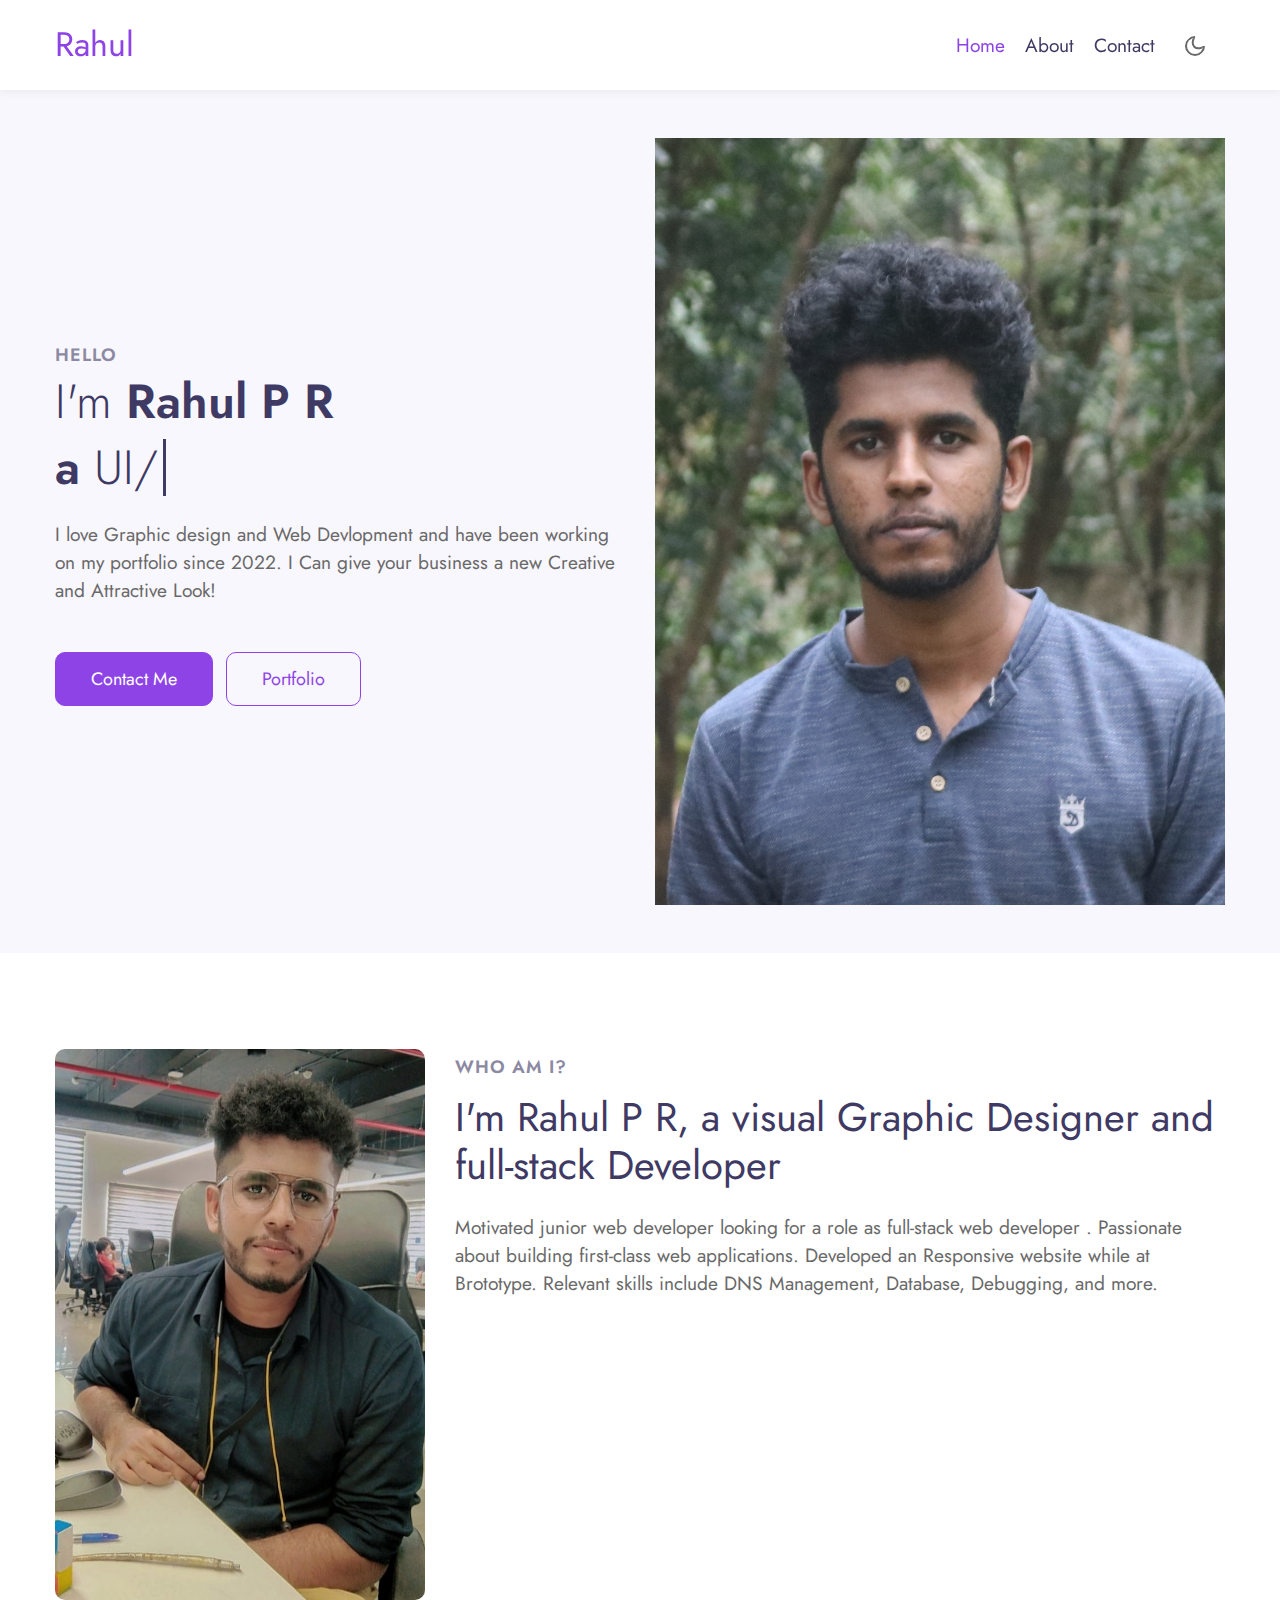
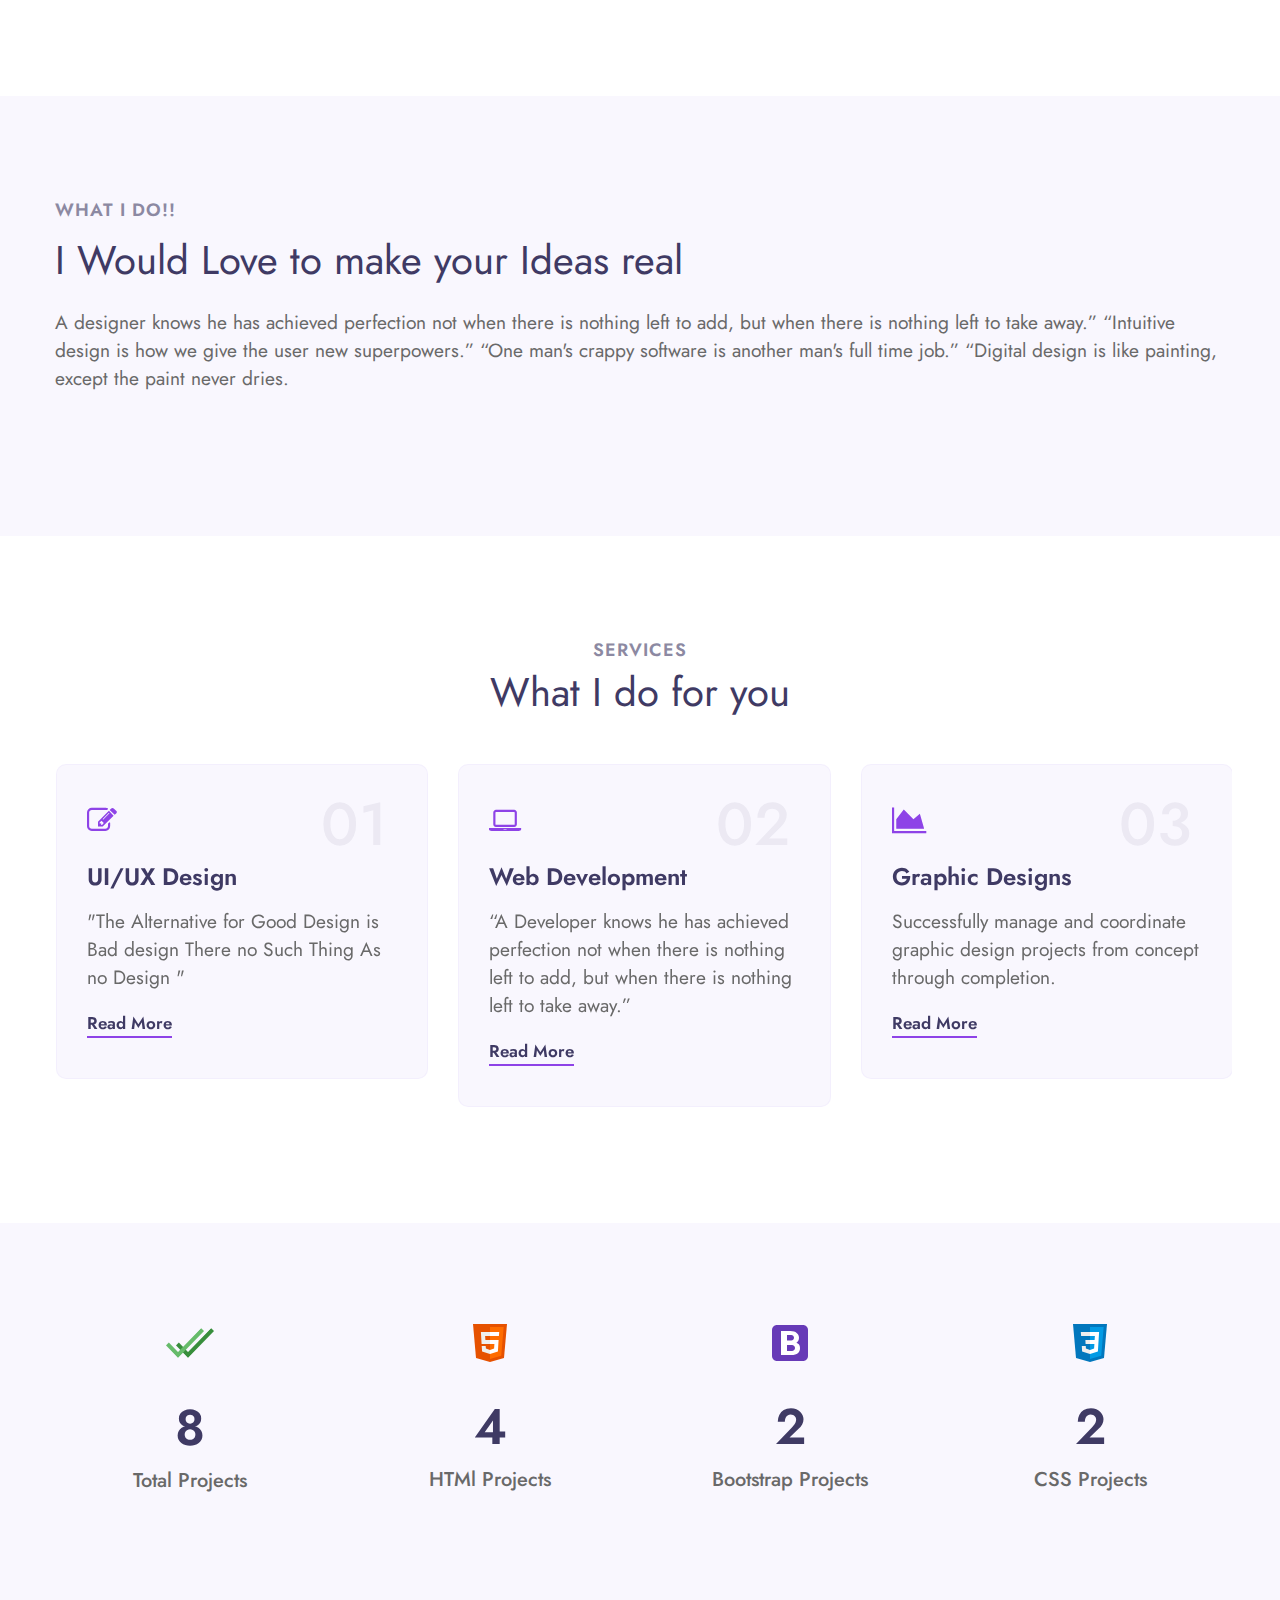
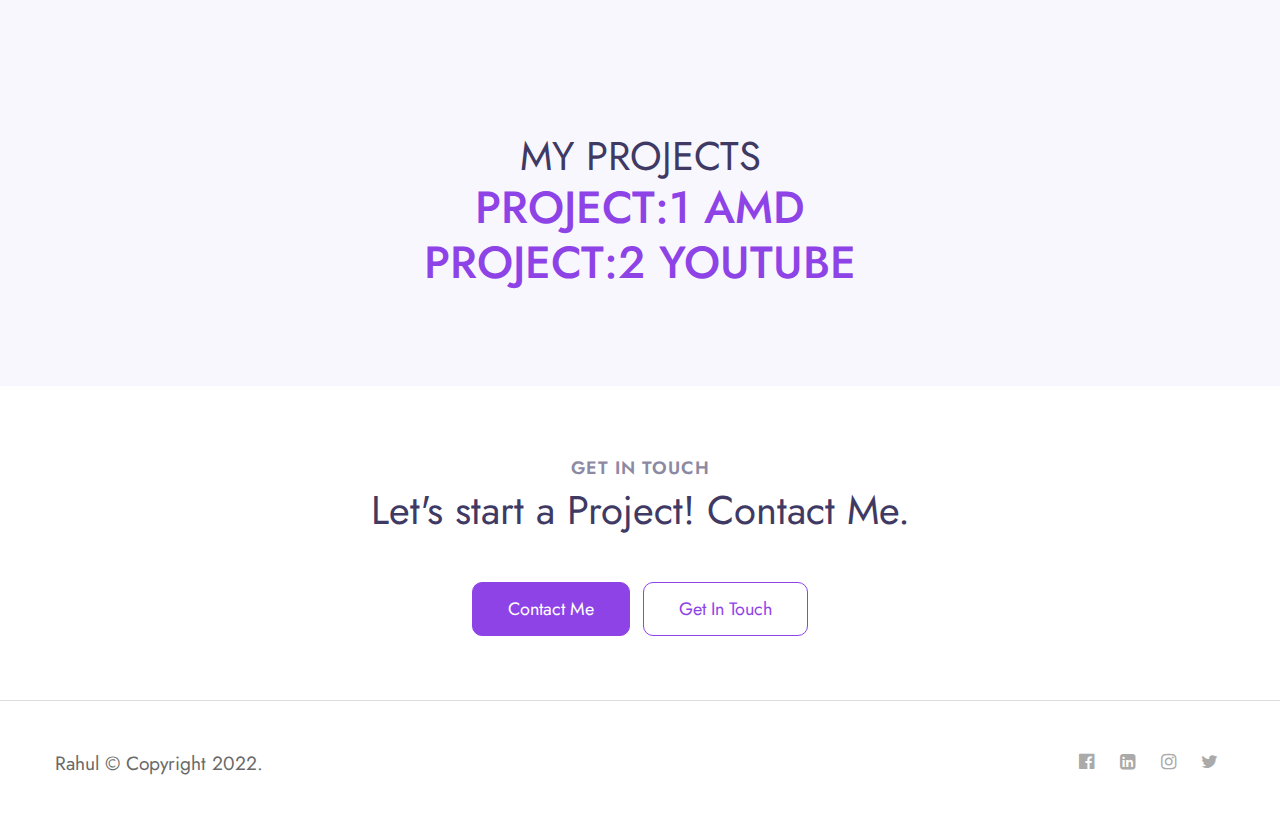
<file: index.html>
<!doctype html>
<html lang="en">

<head>
  <!-- Required meta tags -->
  <meta charset="utf-8">
  <meta name="viewport" content="width=device-width, initial-scale=1, shrink-to-fit=no">

  <title>Rahul personal webpage</title>

  <!-- google fonts -->  
  <link href="//fonts.googleapis.com/css2?family=Jost:wght@300;400;600&display=swap" rel="stylesheet">

  <!-- Template CSS -->
  <link rel="stylesheet" href="assets/css/style-starter.css">
</head>

<body>
<!-- header -->
<header id="site-header" class="fixed-top">
  <div class="container">
      <nav class="navbar navbar-expand-lg stroke">
          <a class="navbar-brand" href="index.html">
              <span class=""></span> Rahul
          </a>
          <!-- if logo is image enable this   
      <a class="navbar-brand" href="#index.html">
          <img src="image-path" alt="Your logo" title="Your logo" style="height:35px;" />
      </a> -->
          <button class="navbar-toggler  collapsed bg-gradient" type="button" data-toggle="collapse"
              data-target="#navbarTogglerDemo02" aria-controls="navbarTogglerDemo02" aria-expanded="false"
              aria-label="Toggle navigation">
              <span class="navbar-toggler-icon fa icon-expand fa-bars"></span>
              <span class="navbar-toggler-icon fa icon-close fa-times"></span>
              </span>
          </button>

          <div class="collapse navbar-collapse" id="navbarTogglerDemo02">
              <ul class="navbar-nav ml-auto">
                  <li class="nav-item active">
                      <a class="nav-link" href="index.html">Home <span class="sr-only">(current)</span></a>
                  </li>
                  <li class="nav-item @@about__active">
                      <a class="nav-link" href="about.html">About</a>
                  </li>
                  <li class="nav-item @@contact__active">
                      <a class="nav-link" href="contact.html">Contact</a>
                  </li>
              </ul>
          </div>
          <!-- toggle switch for light and dark theme -->
          <div class="mobile-position">
              <nav class="navigation">
                  <div class="theme-switch-wrapper">
                      <label class="theme-switch" for="checkbox">
                          <input type="checkbox" id="checkbox">
                          <div class="mode-container">
                              <i class="gg-sun"></i>
                              <i class="gg-moon"></i>
                          </div>
                      </label>
                  </div>
              </nav>
          </div>
          <!-- //toggle switch for light and dark theme -->
      </nav>
  </div>
</header>
<!-- //header -->

<!-- banner section -->
<section id="home" class="w3l-banner py-5">
    <div class="container">
        <div class="row align-items-center">
            <div class="col-lg-6 col-sm-12 mt-lg-0 mt-4">
                <span class="title-small">Hello</span>
                <h1 class="mb-2 title"> <span>I'm</span> Rahul P R </h1>
                <h1 class="mb-4 title"> a <span class="typed-text"></span><span class="cursor">&nbsp</span></h1>
                <p>I love Graphic design and Web Devlopment and have been working on my portfolio since 2022. I Can give your
                   business a new Creative and Attractive Look!</p>
                <div class="mt-sm-5 mt-4">
                    <a class="btn btn-primary btn-style mr-2" href="contact.html">Contact Me</a>
                    <a class="btn btn-outline-primary btn-style mr-2" href="#portfolio"> Portfolio </a>
                </div>
            </div>
            <div class="col-lg-6 col-md-8 col-sm-10 mt-lg-0 mt-4">
                <div class="img-effect text-lg-center">
                    <img src="imgs/RAHUL P R.jpg" alt="myphoto" class="img-fluid">
                </div>
            </div>
        </div>
    </div>
</section>
<!-- //banner section -->

<!-- home page about section -->
<section class="w3l-index3" id="about">
    <div class="midd-w3 py-5">
        <div class="container py-lg-5 py-md-3">
            <div class="row">
                <div class="col-lg-4">
                    <div class="position-relative">
                        <img src="imgs/myimg2.jpeg" alt="" class="radius-image img-fluid">
                    </div>
                </div>
                <div class="col-lg-8 mt-lg-0 mt-5">
                    <h5 class="title-small mb-2">Who am i?</h5>
                    <h3 class="title-big">I'm Rahul P R, a visual Graphic Designer and  full-stack Developer</h3>
                    <p class="mt-4">Motivated junior web developer looking for a role as full-stack web developer . Passionate about building
                       first-class web applications. Developed an Responsive website  while at Brototype.
                        Relevant skills include DNS Management, Database, Debugging, and more.</p>
                    <!-- <a href="#download" class="btn btn-style btn-primary mt-lg-5 mt-4">Download CV</a> -->
                </div>
            </div>
        </div>
    </div>
</section>
<!-- //home page about section -->

<!-- home page second section -->
<div class="py-5 w3l-resume">
    <div class="container py-lg-5 py-3">
        <h5 class="title-small mb-2"> What I Do!!</h5>
        <h3 class="title-big mb-4">I Would Love to make your Ideas real </h3>
        <p>A designer knows he has achieved perfection not when there is nothing left to add, but when there is nothing left to take away.” 
          “Intuitive design is how we give the user new superpowers.” “One man's crappy software is another man's full time job.” “Digital design 
          is like painting, except the paint never dries.</p>
        <div class="mt-5">
            <!-- <a href="#download" class="btn btn-style btn-primary">Download resume</a> -->
        </div>
    </div>
</div>
<!-- //home page second section -->

<!-- home page services section -->
<section class="w3l-services">
    <div class="blog py-5" id="services">
        <div class="container py-lg-5">
            <h5 class="title-small text-center">Services</h5>
            <h3 class="title-big text-center mb-sm-5 mb-4">What I do for you</h3>
            <div class="row">
                <div class="col-md-12 mx-auto pr-2">
                    <div class="owl-two owl-carousel owl-theme">
                        <div class="item">
                            <div class="card">
                                <div class="box-wrap">
                                    <div class="icon">
                                        <span class="fa fa-pencil-square-o"></span>
                                    </div>
                                    <h4 class="number">01</h4>
                                    <h4><a href="#url">UI/UX Design</a></h4>
                                    <p>"The Alternative for Good Design is Bad design There no Such Thing As no Design "</p>
                                    <a href="#read" class="read">Read more</a>
                                </div>
                            </div>
                        </div>

                        <div class="item">
                            <div class="card">
                                <div class="box-wrap">
                                    <div class="icon">
                                      <span class="fa fa-laptop"></span>
                                    </div>
                                    <h4 class="number">02</h4>
                                    <h4><a href="#url">Web Development</a></h4>
                                    <p>“A Developer knows he has achieved perfection not when there is nothing left to add, but when there is nothing left to take away.”</p>
                                      <a href="#read" class="read">Read more</a>
                                  </div>
                            </div>
                        </div>

                        <div class="item">
                            <div class="card">
                                <div class="box-wrap">
                                    <div class="icon">
                                      <span class="fa fa-area-chart"></span>
                                    </div>
                                    <h4 class="number">03</h4>
                                    <h4><a href="#url">Graphic Designs</a></h4>
                                    <p>Successfully manage and coordinate graphic design projects from concept through completion.</p>
                                      <a href="#read" class="read">Read more</a>
                                  </div>
                            </div>
                        </div>

                        <!-- <div class="item">
                            <div class="card">
                                <div class="box-wrap">
                                    <div class="icon">
                                        <span class="fa fa-pencil-square-o"></span>
                                    </div>
                                    <h4 class="number">04</h4>
                                    <h4><a href="#url">UI/UX Design</a></h4>
                                    <p>Lorem ipsum dolor sit amet sed consectetur adipisicing elit.
                                        doloret quas saepe autem, dolor set.</p>
                                    <a href="#read" class="read">Read more</a>
                                </div>
                            </div>
                        </div>

                        <div class="item">
                            <div class="card">
                                <div class="box-wrap">
                                    <div class="icon">
                                      <span class="fa fa-laptop"></span>
                                    </div>
                                    <h4 class="number">05</h4>
                                    <h4><a href="#url">Web Development</a></h4>
                                    <p>“A successful website does three things:
                                      It attracts the right kinds of visitors.
                                      Guides them to the main services or product you offer.
                                      Collect Contact details for future ongoing relation.”</p>
                                      <a href="#read" class="read">Read more</a>
                                  </div>
                            </div>
                        </div>

                        <div class="item">
                            <div class="card">
                                <div class="box-wrap">
                                    <div class="icon">
                                      <span class="fa fa-area-chart"></span>
                                    </div>
                                    <h4 class="number">06</h4>
                                    <h4><a href="#url">Research & Analysis</a></h4>
                                    <p>Lorem ipsum dolor sit amet sed consectetur adipisicing elit.
                                      doloret quas saepe autem, dolor set.</p>
                                      <a href="#read" class="read">Read more</a>
                                  </div>
                            </div>
                        </div>
                    </div>
                </div>
            </div> -->
            <!-- <div class="mt-5 text-more">
                <p class="mt-4 pt-3 sample text-center">
                    <a href="services.html">View All Services <span class="pl-2 fa fa-long-arrow-right"></span></a>
                </p>
            </div> -->
        </div>
    </div>
</section>
<!-- //home page services section -->

<!-- stats -->
<section class="w3l-stats py-lg-5 py-4" id="stats">
    <div class="gallery-inner container py-md-5 py-4">
        <div class="row stats-con">
            <div class="col-sm-3 col-6 stats_info counter_grid">
                <!-- <span class="fa fa-laptop"></span> -->
                <img class="tot" src="icons/double-tick.png" alt="">
                <p class="counter">8</p>
                <h4>Total Projects</h4>
            </div>
            <div class="col-sm-3 col-6 stats_info counter_grid1">
                <!-- <span class="fa fa-hourglass-end"></span> -->
                <img  src="icons/icons8-html-5-48.svg" alt="">
                <p class="counter">4</p>
                <h4>HTMl Projects</h4>
            </div>
            <div class="col-sm-3 col-6 stats_info counter_grid mt-sm-0 mt-5">
                <!-- <span class="fa fa-gift"></span> -->
                <img src="icons/icons8-bootstrap.svg" alt="">
                <p class="counter">2</p>
                <h4>bootstrap Projects</h4>
            </div>
            <div class="col-sm-3 col-6 stats_info counter_grid2 mt-sm-0 mt-5">
                <!-- <span class="fa fa-smile-o"></span> -->
                <img src="icons/icons8-css3.svg" alt="">
                <p class="counter">2</p>
                <h4>CSS Projects</h4>
            </div>
        </div>
    </div>
</section>
<!-- //stats -->
<!-- testimonials -->
<!-- <section class="w3l-clients" id="clients"> -->
    <!-- /grids -->
    <!-- <div class="cusrtomer-layout py-5">
        <div class="container py-lg-5 py-md-4">
            <div class="heading text-center mx-auto">
                <h6 class="title-small text-center">Testimonials</h6>
                <h3 class="title-big mb-md-5 mb-4">What my clients think about Me </h3>
            </div> -->
            <!-- /grids -->
            <!-- <div class="testimonial-width">
                <div id="owl-demo1" class="owl-carousel owl-theme mb-4">
                    <div class="item">
                        <div class="testimonial-content">
                            <div class="testimonial">
                                <blockquote>
                                    <q>Lorem ipsum dolor sit amet consectetur adipisicing elit. Velit beatae laudantium
                                        voluptate rem ullam dolore nisi voluptatibus esse quasi, doloribus tempora.
                                        Dolores molestias adipisci dolor sit amet!.</q>
                                </blockquote>
                                <div class="testi-des">
                                    <div class="test-img"><img src="assets/images/team1.jpg" class="img-fluid" alt="client-img">
                                    </div>
                                    <div class="peopl align-self">
                                        <h3>John wilson</h3>
                                        <p class="indentity">Seattle, Washington</p>
                                    </div>
                                </div>
                            </div>
                        </div>
                    </div>
                    <div class="item">
                        <div class="testimonial-content">
                            <div class="testimonial">
                                <blockquote>
                                    <q>Lorem ipsum dolor sit amet consectetur adipisicing elit. Velit beatae laudantium
                                        voluptate rem ullam dolore nisi voluptatibus esse quasi, doloribus tempora.
                                        Dolores molestias adipisci dolor sit amet!.</q>
                                </blockquote>
                                <div class="testi-des">
                                    <div class="test-img"><img src="assets/images/team2.jpg" class="img-fluid" alt="client-img">
                                    </div>
                                    <div class="peopl align-self">
                                        <h3>Julia sakura</h3>
                                        <p class="indentity">Seattle, Washington</p>
                                    </div>
                                </div>
                            </div>
                        </div>
                    </div>
                    <div class="item">
                        <div class="testimonial-content">
                            <div class="testimonial">
                                <blockquote>
                                    <q>Lorem ipsum dolor sit amet consectetur adipisicing elit. Velit beatae laudantium
                                        voluptate rem ullam dolore nisi voluptatibus esse quasi, doloribus tempora.
                                        Dolores molestias adipisci dolor sit amet!.</q>
                                </blockquote>
                                <div class="testi-des">
                                    <div class="test-img"><img src="assets/images/team3.jpg" class="img-fluid" alt="client-img">
                                    </div>
                                    <div class="peopl align-self">
                                        <h3>Roy Linderson</h3>
                                        <p class="indentity">Seattle, Washington</p>
                                    </div>
                                </div>
                            </div>
                        </div>
                    </div>
                    <div class="item">
                        <div class="testimonial-content">
                            <div class="testimonial">
                                <blockquote>
                                    <q>Lorem ipsum dolor sit amet consectetur adipisicing elit. Velit beatae laudantium
                                        voluptate rem ullam dolore nisi voluptatibus esse quasi, doloribus tempora.
                                        Dolores molestias adipisci dolor sit amet!.</q>
                                </blockquote>
                                <div class="testi-des">
                                    <div class="test-img"><img src="assets/images/team4.jpg" class="img-fluid" alt="client-img">
                                    </div>
                                    <div class="peopl align-self">
                                        <h3>Mike Thyson</h3>
                                        <p class="indentity">Seattle, Washington</p>
                                    </div>
                                </div>
                            </div>
                        </div>
                    </div>
                    <div class="item">
                        <div class="testimonial-content">
                            <div class="testimonial">
                                <blockquote>
                                    <q>Lorem ipsum dolor sit amet consectetur adipisicing elit. Velit beatae laudantium
                                        voluptate rem ullam dolore nisi voluptatibus esse quasi, doloribus tempora.
                                        Dolores molestias adipisci dolor sit amet!.</q>
                                </blockquote>
                                <div class="testi-des">
                                    <div class="test-img"><img src="assets/images/team2.jpg" class="img-fluid" alt="client-img">
                                    </div>
                                    <div class="peopl align-self">
                                        <h3>Laura gill</h3>
                                        <p class="indentity">Seattle, Washington</p>
                                    </div>
                                </div>
                            </div>
                        </div>
                    </div>
                    <div class="item">
                        <div class="testimonial-content">
                            <div class="testimonial">
                                <blockquote>
                                    <q>Lorem ipsum dolor sit amet consectetur adipisicing elit. Velit beatae laudantium
                                        voluptate rem ullam dolore nisi voluptatibus esse quasi, doloribus tempora.
                                        Dolores molestias adipisci dolor sit amet!.</q>
                                </blockquote>
                                <div class="testi-des">
                                    <div class="test-img"><img src="assets/images/team3.jpg" class="img-fluid" alt="client-img">
                                    </div>
                                    <div class="peopl align-self">
                                        <h3>Smith Johnson</h3>
                                        <p class="indentity">Seattle, Washington</p>
                                    </div>
                                </div>
                            </div>
                        </div>
                    </div>
                </div>
            </div>
        </div> -->
        <!-- /grids -->
    </div>
    <!-- //grids -->
</section>
<!-- //testimonials -->

<!-- home page video popup section -->
<section class="w3l-index5" id="about">
    <div class="new-block py-5">
        <div class="container py-lg-5">
            <div class="middle-section text-center">
                <div class="section-width">
                    <h1 class="title-big">MY PROJECTS</h3>
                    <h2><a href="https://rahulrajeevpr.github.io/responsive-AMD/"target="_blank">PROJECT:1  AMD</a></h2>
                    <h2><a href="https://rahulrajeevpr.github.io/amd/"target="_blank">PROJECT:2  YOUTUBE</a></h2>
                </div>
                <!-- <div class="history-info mt-5">
                    <div class="position-relative">
                        <img src="assets/images/bg.jpg" class="img-fluid radius-image video-popup-image"
                            alt="video-popup">

                        <a href="#small-dialog" class="popup-with-zoom-anim play-view text-center position-absolute">
                            <span class="video-play-icon">
                                <span class="fa fa-play"></span>
                            </span>
                        </a>

                        <!-- dialog itself, mfp-hide class is required to make dialog hidden -->
                        <!-- <div id="small-dialog" class="zoom-anim-dialog mfp-hide">
                            <iframe src="https://www.youtube.com/embed/Cu2VnoRcxKM" allowfullscreen></iframe>
                        </div>
                    </div>
                </div> --> 
                

                <!-- dialog itself, mfp-hide class is required to make dialog hidden -->
                <!-- <div id="small-dialog" class="zoom-anim-dialog mfp-hide">
                    <iframe src="https://www.youtube.com/embed/Z_KspIX1oXU" allowfullscreen></iframe>
                </div> -->
            </div>
        </div>
    </div>
</section>
<!-- //home page video popup section -->

 <!-- freelance hire me -->
 <section class="w3l-grid-quote text-center py-5">
   <div class="container py-3">
     <h6 class="title-small">Get in touch</h6>
     <h3 class="title-big mb-md-5 mb-4">Let's start a Project! Contact Me.</h3>
     <a href="contact.html" class="btn btn-style btn-primary mr-2">Contact Me </a>
     <a href="contact.html" class="btn btn-style btn-outline-primary">Get in touch</a>
   </div>
 </section>
 <!-- //freelance hire me -->
 
<!-- Footer -->
<section class="w3l-footer py-sm-5 py-4">
  <div class="container">
    <div class="footer-content">
      <div class="row">
        <div class="col-lg-8 footer-left">
          <p class="m-0">Rahul © Copyright 2022.</p>
        </div>
        <div class="col-lg-4 footer-right text-lg-right text-center mt-lg-0 mt-3">
          <ul class="social m-0 p-0">
            <li><a href="https://www.facebook.com/rahul.rajeev.7965"><span class="fa fa-facebook-official"></span></a></li>
            <li><a href="https://www.linkedin.com/in/rahul-p-r-740ab1258/"><span class="fa fa-linkedin-square"></span></a></li>
            <li><a href="https://www.instagram.com/rahulrajeevpr/"><span class="fa fa-instagram"></span></a></li>
            <li><a href="#twitter"><span class="fa fa-twitter"></span></a></li>
          </ul>
        </div>
      </div>
    </div>
  </div>

  <!-- move top -->
  <button onclick="topFunction()" id="movetop" title="Go to top">
    <span class="fa fa-angle-up"></span>
  </button>
  <script>
    // When the user scrolls down 20px from the top of the document, show the button
    window.onscroll = function () {
      scrollFunction()
    };

    function scrollFunction() {
      if (document.body.scrollTop > 20 || document.documentElement.scrollTop > 20) {
        document.getElementById("movetop").style.display = "block";
      } else {
        document.getElementById("movetop").style.display = "none";
      }
    }

    // When the user clicks on the button, scroll to the top of the document
    function topFunction() {
      document.body.scrollTop = 0;
      document.documentElement.scrollTop = 0;
    }
  </script>
  <!-- /move top -->
</section>
<!-- //Footer -->

<!-- all js scripts and files here -->

<script src="assets/js/theme-change.js"></script><!-- theme switch js (light and dark)-->

<script src="assets/js/jquery-3.3.1.min.js"></script><!-- default jQuery -->

<!-- /typig-text-->
<script>
  const typedTextSpan = document.querySelector(".typed-text");
  const cursorSpan = document.querySelector(".cursor");

  const textArray = ["UI/UX Designer", "Freelancer", "Web developer"];
  const typingDelay = 200;
  const erasingDelay = 10;
  const newTextDelay = 100; // Delay between current and next text
  let textArrayIndex = 0;
  let charIndex = 0;

  function type() {
    if (charIndex < textArray[textArrayIndex].length) {
      if (!cursorSpan.classList.contains("typing")) cursorSpan.classList.add("typing");
      typedTextSpan.textContent += textArray[textArrayIndex].charAt(charIndex);
      charIndex++;
      setTimeout(type, typingDelay);
    } else {
      cursorSpan.classList.remove("typing");
      setTimeout(erase, newTextDelay);
    }
  }

  function erase() {
    if (charIndex > 0) {
      // add class 'typing' if there's none
      if (!cursorSpan.classList.contains("typing")) {
        cursorSpan.classList.add("typing");
      }
      typedTextSpan.textContent = textArray[textArrayIndex].substring(0, 0);
      charIndex--;
      setTimeout(erase, erasingDelay);
    } else {
      cursorSpan.classList.remove("typing");
      textArrayIndex++;
      if (textArrayIndex >= textArray.length) textArrayIndex = 0;
      setTimeout(type, typingDelay);
    }
  }

  document.addEventListener("DOMContentLoaded", function () { // On DOM Load initiate the effect
    if (textArray.length) setTimeout(type, newTextDelay + 250);
  });
</script>
<!-- //typig-text-->

<!-- services owlcarousel -->
<script src="assets/js/owl.carousel.js"></script>

<!-- script for services -->
<script>
  $(document).ready(function () {
    $('.owl-two').owlCarousel({
      loop: true,
      margin: 30,
      nav: false,
      responsiveClass: true,
      autoplay: false,
      autoplayTimeout: 5000,
      autoplaySpeed: 1000,
      autoplayHoverPause: false,
      responsive: {
        0: {
          items: 1,
          nav: false
        },
        480: {
          items: 1,
          nav: false
        },
        700: {
          items: 1,
          nav: false
        },
        1090: {
          items: 3,
          nav: false
        }
      }
    })
  })
</script>
<!-- //script for services -->

<!-- script for tesimonials carousel slider -->
<script>
  $(document).ready(function () {
    $("#owl-demo1").owlCarousel({
      loop: true,
      margin: 20,
      nav: false,
      responsiveClass: true,
      responsive: {
        0: {
          items: 1,
          nav: false
        },
        736: {
          items: 1,
          nav: false
        },
        1000: {
          items: 2,
          nav: false,
          loop: false
        }
      }
    })
  })
</script>
<!-- //script for tesimonials carousel slider -->

<!-- video popup -->
<script src="assets/js/jquery.magnific-popup.min.js"></script>
<script>
  $(document).ready(function () {
    $('.popup-with-zoom-anim').magnificPopup({
      type: 'inline',

      fixedContentPos: false,
      fixedBgPos: true,

      overflowY: 'auto',

      closeBtnInside: true,
      preloader: false,

      midClick: true,
      removalDelay: 300,
      mainClass: 'my-mfp-zoom-in'
    });

    $('.popup-with-move-anim').magnificPopup({
      type: 'inline',

      fixedContentPos: false,
      fixedBgPos: true,

      overflowY: 'auto',

      closeBtnInside: true,
      preloader: false,

      midClick: true,
      removalDelay: 300,
      mainClass: 'my-mfp-slide-bottom'
    });
  });
</script>
<!-- //video popup -->

<!-- stats number counter-->
<script src="assets/js/jquery.waypoints.min.js"></script>
<script src="assets/js/jquery.countup.js"></script>
<script>
  $('.counter').countUp();
</script>
<!-- //stats number counter -->

<!-- disable body scroll which navbar is in active -->
<script>
  $(function () {
    $('.navbar-toggler').click(function () {
      $('body').toggleClass('noscroll');
    })
  });
</script>
<!-- disable body scroll which navbar is in active -->

<!--/MENU-JS-->
<script>
  $(window).on("scroll", function () {
    var scroll = $(window).scrollTop();

    if (scroll >= 80) {
      $("#site-header").addClass("nav-fixed");
    } else {
      $("#site-header").removeClass("nav-fixed");
    }
  });

  //Main navigation Active Class Add Remove
  $(".navbar-toggler").on("click", function () {
    $("header").toggleClass("active");
  });
  $(document).on("ready", function () {
    if ($(window).width() > 991) {
      $("header").removeClass("active");
    }
    $(window).on("resize", function () {
      if ($(window).width() > 991) {
        $("header").removeClass("active");
      }
    });
  });
</script>
<!--//MENU-JS-->

<!-- bootstrap js -->
<script src="assets/js/bootstrap.min.js"></script>

</body>

</html>
</file>
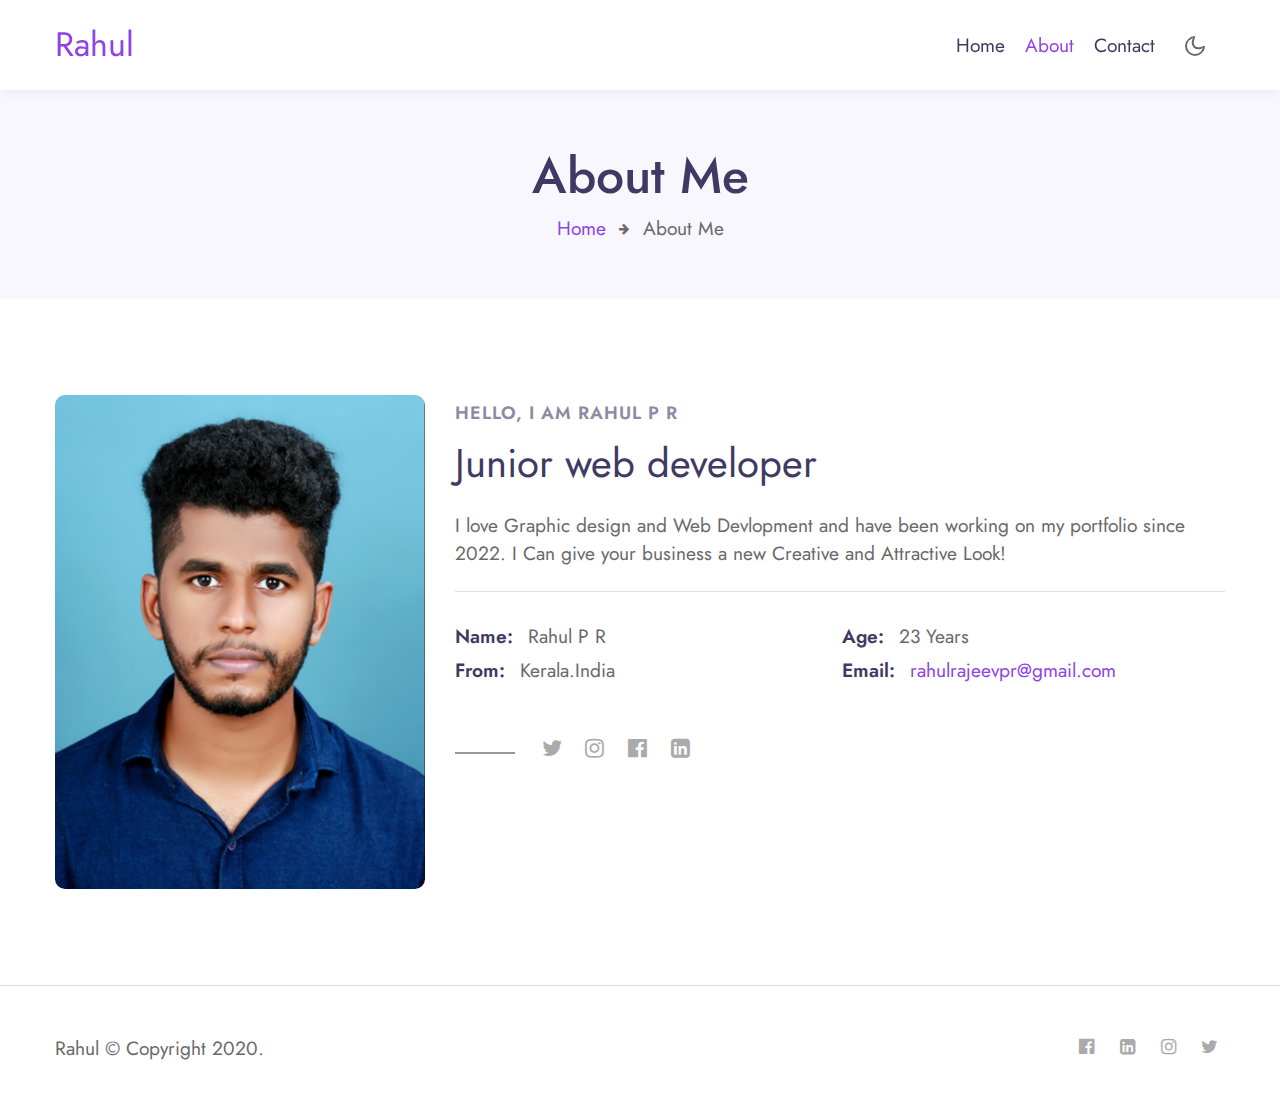
<file: about.html>
<!--
Author: W3layouts
Author URL: http://w3layouts.com
-->
<!doctype html>
<html lang="en">

<head>
  <!-- Required meta tags -->
  <meta charset="utf-8">
  <meta name="viewport" content="width=device-width, initial-scale=1, shrink-to-fit=no">

  <title>Rahul portifolio</title>

  <!-- google fonts -->  
  <link href="//fonts.googleapis.com/css2?family=Jost:wght@300;400;600&display=swap" rel="stylesheet">

  <!-- Template CSS -->
  <link rel="stylesheet" href="assets/css/style-starter.css">
</head>

<body>
<!-- header -->
<header id="site-header" class="fixed-top">
  <div class="container">
      <nav class="navbar navbar-expand-lg stroke">
          <a class="navbar-brand" href="index.html">
              <span class=""></span> Rahul
          </a>
          <!-- if logo is image enable this   
      <a class="navbar-brand" href="#index.html">
          <img src="image-path" alt="Your logo" title="Your logo" style="height:35px;" />
      </a> -->
          <button class="navbar-toggler  collapsed bg-gradient" type="button" data-toggle="collapse"
              data-target="#navbarTogglerDemo02" aria-controls="navbarTogglerDemo02" aria-expanded="false"
              aria-label="Toggle navigation">
              <span class="navbar-toggler-icon fa icon-expand fa-bars"></span>
              <span class="navbar-toggler-icon fa icon-close fa-times"></span>
              </span>
          </button>

          <div class="collapse navbar-collapse" id="navbarTogglerDemo02">
              <ul class="navbar-nav ml-auto">
                  <li class="nav-item @@home__active">
                      <a class="nav-link" href="index.html">Home <span class="sr-only">(current)</span></a>
                  </li>
                  <li class="nav-item active">
                      <a class="nav-link" href="about.html">About</a>
                  </li>
                  <li class="nav-item @@contact__active">
                      <a class="nav-link" href="contact.html">Contact</a>
                  </li>
              </ul>
          </div>
          <!-- toggle switch for light and dark theme -->
          <div class="mobile-position">
              <nav class="navigation">
                  <div class="theme-switch-wrapper">
                      <label class="theme-switch" for="checkbox">
                          <input type="checkbox" id="checkbox">
                          <div class="mode-container">
                              <i class="gg-sun"></i>
                              <i class="gg-moon"></i>
                          </div>
                      </label>
                  </div>
              </nav>
          </div>
          <!-- //toggle switch for light and dark theme -->
      </nav>
  </div>
</header>
<!-- //header -->

<!-- about breadcrumb -->
<section class="w3l-about-breadcrumb text-center">
    <div class="breadcrumb-bg breadcrumb-bg-about py-sm-5 py-4">
        <div class="container py-2">
            <h2 class="title">About Me</h2>
            <ul class="breadcrumbs-custom-path mt-2">
                <li><a href="#url">Home</a></li>
                <li class="active"><span class="fa fa-arrow-right mx-2" aria-hidden="true"></span> About Me </li>
            </ul>
        </div>
    </div>
</section>
<!-- //about breadcrumb -->

<!-- about page about section -->
<section class="w3l-aboutblock1" id="about">
    <div class="midd-w3 py-5">
        <div class="container py-lg-5 py-md-3">
            <div class="row">
                <div class="col-lg-4">
                    <div class="position-relative">
                        <img src="imgs/mypic3.jpg" alt="" class="radius-image img-fluid">
                    </div>
                </div>
                <div class="col-lg-8 mt-lg-0 mt-5">
                    <h5 class="title-small mb-2">Hello, I am Rahul P R</h5>
                    <h3 class="title-big">Junior web developer</h3>
                    <p class="mt-4">I love Graphic design and Web Devlopment and have been working on my portfolio since 2022.
                       I Can give your business a new Creative and Attractive Look!</p>
                    <div class="my-info mt-4">
                        <div class="single-info"><span>Name:</span>
                            <p>Rahul P R</p>
                        </div>
                        <div class="single-info"><span>Age:</span>
                            <p>23 Years</p>
                        </div>
                        <div class="single-info"><span>From:</span>
                            <p>Kerala.India</p>
                        </div>
                        <div class="single-info"><span>Email:</span>
                            <p><a href="mailto:rahulrajeevpr@gmail.com">rahulrajeevpr@gmail.com</a></p>
                        </div>
                    </div>
                    <div class="my-social mt-lg-5 mt-4">
                        <!-- <a href="#download" class="btn btn-style btn-primary">Download CV</a> -->
                        <ul class="social m-0 p-0">
                            <li><a href="#twitter"><span class="fa fa-twitter"></span></a></li>
                            <li><a href="https://www.instagram.com/rahulrajeevpr/"><span class="fa fa-instagram"></span></a></li>
                            <li><a href="#https://www.facebook.com/rahul.rajeev.7965"><span class="fa fa-facebook-official"></span></a></li>
                            <li><a href="https://www.linkedin.com/in/rahul-p-r-740ab1258/"><span class="fa fa-linkedin-square"></span></a></li>
                          </ul>
                    </div>
                </div>
            </div>
        </div>
    </div>
</section>
<!-- //about page about section -->

<!-- about page second section -->
<!-- <div class="py-5 w3l-resume">
    <div class="container py-lg-5 py-3">
        <h5 class="title-small mb-2"> Hello</h5>
        <h3 class="title-big mb-4">I Can give your business a new Creative start right away! </h3>
        <p>I am a freelancer based in the United Kingdom and i have been building noteworthy UX/UI designs and websites
            for years, which comply with the latest design trends. I help convert a vision and an idea into meaningful
            and useful products. Having a sharp eye for product evolution helps me prioritize tasks, iterate fast and
            deliver faster</p>
        <div class="row features-w3pvt-main mt-5 pt-md-3" id="features">
            <div class="col-lg-4 col-md-6 feature-gird">
                <div class="row features-hny-inner-gd">
                    <div class="col-md-2 col-2 featured_grid_left">
                        <div class="icon_left_grid">
                            <span class="fa fa-laptop" aria-hidden="true"></span>
                        </div>
                    </div>
                    <div class="col-md-10 col-10 featured_grid_right_info">
                        <h4><a class="link-hny" href="#url">Responsive Design </a></h4>
                        <p>Lorem ipsum dolor sit amet elit consec tetur adipisi elit., rem!</p>
                    </div>
                </div>
            </div>
            <div class="col-lg-4 col-md-6 feature-gird mt-md-0 mt-4">
                <div class="row features-hny-inner-gd">
                    <div class="col-md-2 col-2 featured_grid_left">
                        <div class="icon_left_grid">
                            <span class="fa fa-pencil-square-o" aria-hidden="true"></span>
                        </div>
                    </div>
                    <div class="col-md-10 col-10 featured_grid_right_info">
                        <h4><a class="link-hny" href="#url">Powerful Editor </a></h4>
                        <p>Lorem ipsum dolor sit amet elit consec tetur adipisi elit., rem!</p>
                    </div>
                </div>
            </div>
            <div class="col-lg-4 col-md-6 feature-gird mt-lg-0 mt-md-5 mt-4">
                <div class="row features-hny-inner-gd">
                    <div class="col-md-2 col-2 featured_grid_left">
                        <div class="icon_left_grid">
                            <span class="fa fa-desktop" aria-hidden="true"></span>
                        </div>
                    </div>
                    <div class="col-md-10 col-10 featured_grid_right_info">
                        <h4><a class="link-hny" href="#url">Creative Design </a></h4>
                        <p>Lorem ipsum dolor sit amet elit consec tetur adipisi elit., rem!</p>
                    </div>
                </div>
            </div>

        </div>
    </div>
</div> -->
<!-- //about page about section -->

<!-- about page third section -->
<!-- <section class="w3l-content-6 py-5">
    <div class="content-6-mian py-lg-5 py-md-4">
        <div class="container">
            <div class="content-info-in row">
                <div class="content-gd col-lg-5">
                    <h3 class="title-big mb-4">Motivated by the Desire to achieve Success</h3>
                    <p>Lorem, ipsum dolor sit amet consectetur adipisicing elit. Dolorem, odit! Perspiciatis et
                        consequuntur non, modi quo mollitia labore laborum voluptas quia officiis fugit soluta molestias
                        quaerat sapiente sunt.
                    </p>
                </div>
                <div class="content-gd col-lg-6 offset-lg-1">
                    <div class="progress-info">
                        <h6 class="progress-tittle">UI/UX Design</h6>
                        <div class="progress">
                            <div class="progress-bar progress-bar-striped" role="progressbar" style="width: 80%"
                                aria-valuenow="80" aria-valuemin="0" aria-valuemax="100">
                            </div>
                        </div>
                    </div>
                    <div class="progress-info">
                        <h6 class="progress-tittle">Ideas & Technology
                        </h6>
                        <div class="progress">
                            <div class="progress-bar progress-bar-striped" role="progressbar" style="width: 95%"
                                aria-valuenow="95" aria-valuemin="0" aria-valuemax="100">
                            </div>
                        </div>
                    </div>
                    <div class="progress-info">
                        <h6 class="progress-tittle">Branding Design</h6>
                        <div class="progress">
                            <div class="progress-bar progress-bar-striped" role="progressbar" style="width: 55%"
                                aria-valuenow="55" aria-valuemin="0" aria-valuemax="100">
                            </div>
                        </div>
                    </div>
                    <div class="progress-info mb-0">
                        <h6 class="progress-tittle">Responsive Web Design</h6>
                        <div class="progress">
                            <div class="progress-bar progress-bar-striped" role="progressbar" style="width: 80%"
                                aria-valuenow="80" aria-valuemin="0" aria-valuemax="100">
                            </div>
                        </div>
                    </div>
                </div>
            </div>
        </div>
    </div>
</section> -->
<!-- about page third section -->

<!-- subscribe block -->
<!-- <div class="abouthy-img-grids">
    <div class="img-one">
        <img src="assets/images/g5.jpg" alt=" " class="img-fluid">
    </div>
    <div class="img-one content-mid">
        <h3 class="title-big"> Stay up to date, Subscribe to the free Newsletter! </h3>
        <form action="#url" method="GET" class="subscribe-form">
            <input type="email" name="email" placeholder="Enter your email" required>
            <button type="submit" class="btn">Subscribe</button>
          </form>

    </div>
    <div class="img-one">
        <img src="assets/images/g3.jpg" alt=" " class="img-fluid">
    </div>
</div> -->
<!-- //subscribe block -->

<!-- achievements block -->
<!-- <section class="w3l-services">
    <div class="w3l-achievements py-5" id="services">
        <div class="container py-lg-5">
            <h5 class="title-small text-center">My achievements</h5>
            <h3 class="title-big text-center mb-sm-5 mb-4">Personal Awards</h3>
            <div class="row">
                <div class="col-lg-6 item">
                    <div class="card">
                        <div class="box-wrap">
                            <div class="icon">
                                <span class="fa fa-globe"></span>
                            </div>
                            <h4><a href="#url">Website of the day</a></h4>
                            <p>Lorem ipsum dolor sit amet consectetur adipisicing elit. Animi reiciendis labore quisquam
                                suscipit qui veritatis. voluptas quia officiis fugit soluta sunt</p>
                        </div>
                    </div>
                </div>

                <div class="col-lg-6 item">
                    <div class="card">
                        <div class="box-wrap">
                            <div class="icon">
                                <span class="fa fa-laptop"></span>
                            </div>
                            <h4><a href="#url"> Awards Site Of The Day</a></h4>
                            <p>Lorem ipsum dolor sit amet consectetur adipisicing elit. Animi reiciendis labore quisquam
                                suscipit qui veritatis. voluptas quia officiis fugit soluta sunt</p>
                        </div>
                    </div>
                </div>

                <div class="col-lg-6 item">
                    <div class="card">
                        <div class="box-wrap mb-lg-0">
                            <div class="icon">
                                <span class="fa fa-trophy"></span>
                            </div>
                            <h4><a href="#url">Honorable mention award</a></h4>
                            <p>Lorem ipsum dolor sit amet consectetur adipisicing elit. Animi reiciendis labore quisquam
                                suscipit qui veritatis. voluptas quia officiis fugit soluta sunt</p>
                        </div>
                    </div>
                </div>

                <div class="col-lg-6 item">
                    <div class="card">
                        <div class="box-wrap mb-0">
                            <div class="icon">
                                <span class="fa fa-laptop"></span>
                            </div>
                            <h4><a href="#url">Designer of the Company</a></h4>
                            <p>Lorem ipsum dolor sit amet consectetur adipisicing elit. Animi reiciendis labore quisquam
                                suscipit qui veritatis. voluptas quia officiis fugit soluta sunt</p>
                        </div>
                    </div>
                </div>

            </div>
        </div>
    </div>
</section> -->
<!-- //achievements block -->

<!-- Footer -->
<section class="w3l-footer py-sm-5 py-4">
  <div class="container">
    <div class="footer-content">
      <div class="row">
        <div class="col-lg-8 footer-left">
          <p class="m-0">Rahul © Copyright 2020.</p>
        </div>
        <div class="col-lg-4 footer-right text-lg-right text-center mt-lg-0 mt-3">
          <ul class="social m-0 p-0">
            <li><a href="#https://www.facebook.com/rahul.rajeev.7965"><span class="fa fa-facebook-official"></span></a></li>
            <li><a href="https://www.linkedin.com/in/rahul-p-r-740ab1258/"><span class="fa fa-linkedin-square"></span></a></li>
            <li><a href="https://www.instagram.com/rahulrajeevpr/"><span class="fa fa-instagram"></span></a></li>
            <li><a href="#twitter"><span class="fa fa-twitter"></span></a></li>
          </ul>
        </div>
      </div>
    </div>
  </div>

  <!-- move top -->
  <button onclick="topFunction()" id="movetop" title="Go to top">
    <span class="fa fa-angle-up"></span>
  </button>
  <script>
    // When the user scrolls down 20px from the top of the document, show the button
    window.onscroll = function () {
      scrollFunction()
    };

    function scrollFunction() {
      if (document.body.scrollTop > 20 || document.documentElement.scrollTop > 20) {
        document.getElementById("movetop").style.display = "block";
      } else {
        document.getElementById("movetop").style.display = "none";
      }
    }

    // When the user clicks on the button, scroll to the top of the document
    function topFunction() {
      document.body.scrollTop = 0;
      document.documentElement.scrollTop = 0;
    }
  </script>
  <!-- /move top -->
</section>
<!-- //Footer -->

<!-- all js scripts and files here -->

<script src="assets/js/theme-change.js"></script><!-- theme switch js (light and dark)-->

<script src="assets/js/jquery-3.3.1.min.js"></script><!-- default jQuery -->

<!-- /typig-text-->
<script>
  const typedTextSpan = document.querySelector(".typed-text");
  const cursorSpan = document.querySelector(".cursor");

  const textArray = ["UI/UX Designer", "Freelancer", "Web developer"];
  const typingDelay = 200;
  const erasingDelay = 10;
  const newTextDelay = 100; // Delay between current and next text
  let textArrayIndex = 0;
  let charIndex = 0;

  function type() {
    if (charIndex < textArray[textArrayIndex].length) {
      if (!cursorSpan.classList.contains("typing")) cursorSpan.classList.add("typing");
      typedTextSpan.textContent += textArray[textArrayIndex].charAt(charIndex);
      charIndex++;
      setTimeout(type, typingDelay);
    } else {
      cursorSpan.classList.remove("typing");
      setTimeout(erase, newTextDelay);
    }
  }

  function erase() {
    if (charIndex > 0) {
      // add class 'typing' if there's none
      if (!cursorSpan.classList.contains("typing")) {
        cursorSpan.classList.add("typing");
      }
      typedTextSpan.textContent = textArray[textArrayIndex].substring(0, 0);
      charIndex--;
      setTimeout(erase, erasingDelay);
    } else {
      cursorSpan.classList.remove("typing");
      textArrayIndex++;
      if (textArrayIndex >= textArray.length) textArrayIndex = 0;
      setTimeout(type, typingDelay);
    }
  }

  document.addEventListener("DOMContentLoaded", function () { // On DOM Load initiate the effect
    if (textArray.length) setTimeout(type, newTextDelay + 250);
  });
</script>
<!-- //typig-text-->

<!-- services owlcarousel -->
<script src="assets/js/owl.carousel.js"></script>

<!-- script for services -->
<script>
  $(document).ready(function () {
    $('.owl-two').owlCarousel({
      loop: true,
      margin: 30,
      nav: false,
      responsiveClass: true,
      autoplay: false,
      autoplayTimeout: 5000,
      autoplaySpeed: 1000,
      autoplayHoverPause: false,
      responsive: {
        0: {
          items: 1,
          nav: false
        },
        480: {
          items: 1,
          nav: false
        },
        700: {
          items: 1,
          nav: false
        },
        1090: {
          items: 3,
          nav: false
        }
      }
    })
  })
</script>
<!-- //script for services -->

<!-- script for tesimonials carousel slider -->
<script>
  $(document).ready(function () {
    $("#owl-demo1").owlCarousel({
      loop: true,
      margin: 20,
      nav: false,
      responsiveClass: true,
      responsive: {
        0: {
          items: 1,
          nav: false
        },
        736: {
          items: 1,
          nav: false
        },
        1000: {
          items: 2,
          nav: false,
          loop: false
        }
      }
    })
  })
</script>
<!-- //script for tesimonials carousel slider -->

<!-- video popup -->
<script src="assets/js/jquery.magnific-popup.min.js"></script>
<script>
  $(document).ready(function () {
    $('.popup-with-zoom-anim').magnificPopup({
      type: 'inline',

      fixedContentPos: false,
      fixedBgPos: true,

      overflowY: 'auto',

      closeBtnInside: true,
      preloader: false,

      midClick: true,
      removalDelay: 300,
      mainClass: 'my-mfp-zoom-in'
    });

    $('.popup-with-move-anim').magnificPopup({
      type: 'inline',

      fixedContentPos: false,
      fixedBgPos: true,

      overflowY: 'auto',

      closeBtnInside: true,
      preloader: false,

      midClick: true,
      removalDelay: 300,
      mainClass: 'my-mfp-slide-bottom'
    });
  });
</script>
<!-- //video popup -->

<!-- stats number counter-->
<script src="assets/js/jquery.waypoints.min.js"></script>
<script src="assets/js/jquery.countup.js"></script>
<script>
  $('.counter').countUp();
</script>
<!-- //stats number counter -->

<!-- disable body scroll which navbar is in active -->
<script>
  $(function () {
    $('.navbar-toggler').click(function () {
      $('body').toggleClass('noscroll');
    })
  });
</script>
<!-- disable body scroll which navbar is in active -->

<!--/MENU-JS-->
<script>
  $(window).on("scroll", function () {
    var scroll = $(window).scrollTop();

    if (scroll >= 80) {
      $("#site-header").addClass("nav-fixed");
    } else {
      $("#site-header").removeClass("nav-fixed");
    }
  });

  //Main navigation Active Class Add Remove
  $(".navbar-toggler").on("click", function () {
    $("header").toggleClass("active");
  });
  $(document).on("ready", function () {
    if ($(window).width() > 991) {
      $("header").removeClass("active");
    }
    $(window).on("resize", function () {
      if ($(window).width() > 991) {
        $("header").removeClass("active");
      }
    });
  });
</script>
<!--//MENU-JS-->

<!-- bootstrap js -->
<script src="assets/js/bootstrap.min.js"></script>

</body>

</html>
</file>
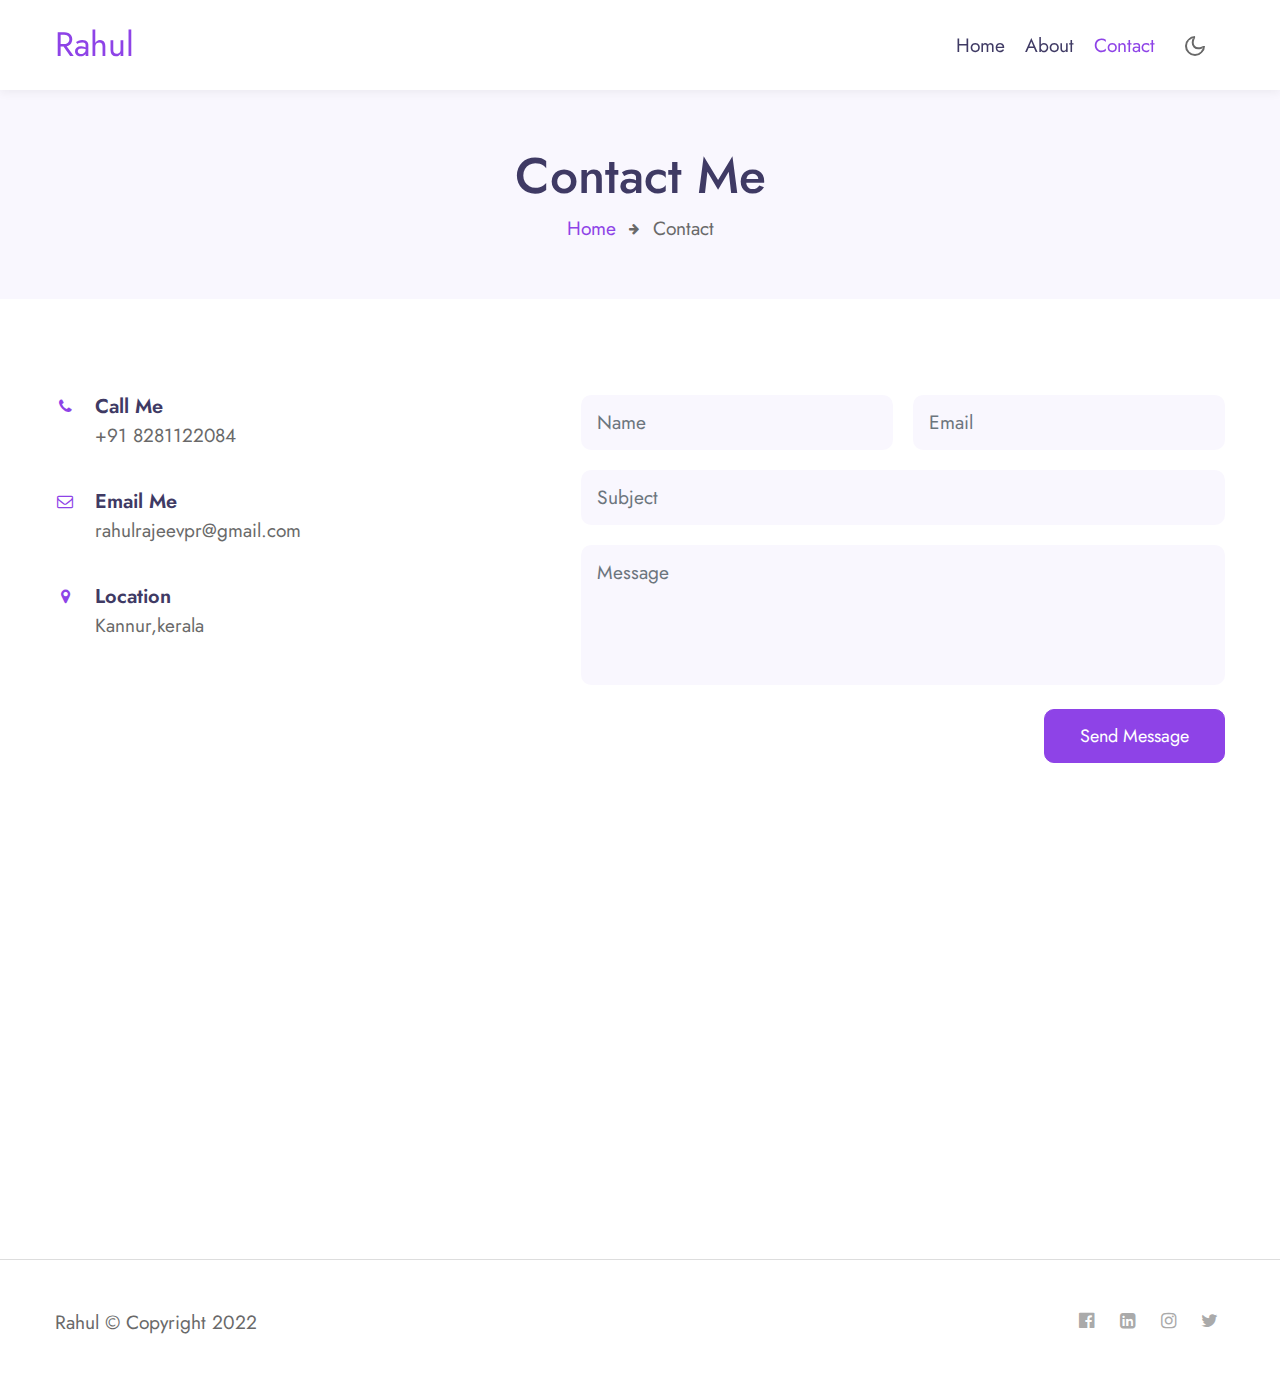
<file: contact.html>
<!--
Author: W3layouts
Author URL: http://w3layouts.com
-->
<!doctype html>
<html lang="en">

<head>
  <!-- Required meta tags -->
  <meta charset="utf-8">
  <meta name="viewport" content="width=device-width, initial-scale=1, shrink-to-fit=no">

  <title>rahul personal</title>

  <!-- google fonts -->  
  <link href="//fonts.googleapis.com/css2?family=Jost:wght@300;400;600&display=swap" rel="stylesheet">

  <!-- Template CSS -->
  <link rel="stylesheet" href="assets/css/style-starter.css">
  <script src="https://ajax.googleapis.com/ajax/libs/jquery/3.5.1/jquery.min.js"></script>
</head>

<body>
<!-- header -->
<header id="site-header" class="fixed-top">
  <div class="container">
      <nav class="navbar navbar-expand-lg stroke">
          <a class="navbar-brand" href="index.html">
              <span class=""></span> Rahul
          </a>
          <!-- if logo is image enable this   
      <a class="navbar-brand" href="#index.html">
          <img src="image-path" alt="Your logo" title="Your logo" style="height:35px;" />
      </a> -->
          <button class="navbar-toggler  collapsed bg-gradient" type="button" data-toggle="collapse"
              data-target="#navbarTogglerDemo02" aria-controls="navbarTogglerDemo02" aria-expanded="false"
              aria-label="Toggle navigation">
              <span class="navbar-toggler-icon fa icon-expand fa-bars"></span>
              <span class="navbar-toggler-icon fa icon-close fa-times"></span>
              </span>
          </button>

          <div class="collapse navbar-collapse" id="navbarTogglerDemo02">
              <ul class="navbar-nav ml-auto">
                  <li class="nav-item @@home__active">
                      <a class="nav-link" href="index.html">Home <span class="sr-only">(current)</span></a>
                  </li>
                  <li class="nav-item @@about__active">
                      <a class="nav-link" href="about.html">About</a>
                  </li>
                  <li class="nav-item active">
                      <a class="nav-link" href="contact.html">Contact</a>
                  </li>
              </ul>
          </div>
          <!-- toggle switch for light and dark theme -->
          <div class="mobile-position">
              <nav class="navigation">
                  <div class="theme-switch-wrapper">
                      <label class="theme-switch" for="checkbox">
                          <input type="checkbox" id="checkbox">
                          <div class="mode-container">
                              <i class="gg-sun"></i>
                              <i class="gg-moon"></i>
                          </div>
                      </label>
                  </div>
              </nav>
          </div>
          <!-- //toggle switch for light and dark theme -->
      </nav>
  </div>
</header>
<!-- //header -->

<!-- contact breadcrumb -->
<section class="w3l-about-breadcrumb text-center">
    <div class="breadcrumb-bg breadcrumb-bg-about py-sm-5 py-4">
        <div class="container py-2">
            <h2 class="title">Contact Me</h2>
            <ul class="breadcrumbs-custom-path mt-2">
                <li><a href="#url">Home</a></li>
                <li class="active"><span class="fa fa-arrow-right mx-2" aria-hidden="true"></span> Contact </li>
            </ul>
        </div>
    </div>
</section>
<!-- contact breadcrumb -->

<!-- contact block -->
<!-- contact1 -->
<section class="w3l-contact-1 py-5">
    <div class="contacts-9 py-lg-5 py-md-4">
        <div class="container">
            <div class="d-grid contact-view">
                <div class="cont-details">
                    <div class="cont-top">
                        <div class="cont-left text-center">
                            <span class="fa fa-phone text-primary"></span>
                        </div>
                        <div class="cont-right">
                            <h6>Call Me</h6>
                            <p><a href="tel:+91 8281122084">+91 8281122084</a></p>
                        </div>
                    </div>
                    <div class="cont-top margin-up">
                        <div class="cont-left text-center">
                            <span class="fa fa-envelope-o text-primary"></span>
                        </div>
                        <div class="cont-right">
                            <h6>Email Me</h6>
                            <p><a href="mailto:rahulrajeevpr@gmail.com" class="mail">rahulrajeevpr@gmail.com</a></p>
                        </div>
                    </div>
                    <div class="cont-top margin-up">
                        <div class="cont-left text-center">
                            <span class="fa fa-map-marker text-primary"></span>
                        </div>
                        <div class="cont-right">
                            <h6>Location</h6>
                            <p>Kannur,kerala</p>
                        </div>
                    </div>
                </div>
                <div class="map-content-9">
                    <form action="https://formspree.io/f/xoqzqjdz"
                    method="POST" >
                        <div class="twice-two">
                            <input type="text" class="form-control" name="Name" id="w3lName" placeholder="Name"
                                required="">
                            <input type="email" class="form-control" name="Sender" id="w3lSender" placeholder="Email"
                                required="">
                        </div>
                        <div class="twice">
                            <input type="text" class="form-control" name="Subject" id="w3lSubject"
                                placeholder="Subject" required="">
                        </div>
                        <textarea name="Message" class="form-control" id="w3lMessage" placeholder="Message"
                            required=""></textarea>
                        <div class="text-right">
                            <button type="submit" class="btn btn-primary btn-style mt-4">Send Message</button>
                        </div>
                    </form>
                </div>
            </div>
        </div>
    </div>
</section>
<!-- /contact1 -->
<div class="map-iframe">
  <iframe src="https://www.google.com/maps/embed?pb=!1m18!1m12!1m3!1d3694.7677873245407!2d75.88942536948133!3d11.152802462870211!2m3!1f0!2f0!3f0!3m2!1i1024!2i768!4f13.1!3m3!1m2!1s0x3ba6502f41ef4e8b%3A0xf4c653a7548cccd!2sKinfra%20Techno%20Industrial%20Park!5e0!3m2!1sen!2sin!4v1672647589257!5m2!1sen!2sin" 
        width="100%" height="400" frameborder="0" style="border: 0px;" allowfullscreen=""></iframe>
</div>
<!-- //contact block -->
<!-- Footer -->
<section class="w3l-footer py-sm-5 py-4">
  <div class="container">
    <div class="footer-content">
      <div class="row">
        <div class="col-lg-8 footer-left">
          <p class="m-0">Rahul © Copyright 2022</p>
        </div>
        <div class="col-lg-4 footer-right text-lg-right text-center mt-lg-0 mt-3">
          <ul class="social m-0 p-0">
            <li><a href="https://www.facebook.com/rahul.rajeev.7965"><span class="fa fa-facebook-official"></span></a></li>
            <li><a href="https://www.linkedin.com/in/rahul-p-r-740ab1258/"><span class="fa fa-linkedin-square"></span></a></li>
            <li><a href="https://www.instagram.com/rahulrajeevpr/"><span class="fa fa-instagram"></span></a></li>
            <li><a href="#twitter"><span class="fa fa-twitter"></span></a></li>
          </ul>
        </div>
      </div>
    </div>
  </div>

  <!-- move top -->
  <button onclick="topFunction()" id="movetop" title="Go to top">
    <span class="fa fa-angle-up"></span>
  </button>
  <script>
    $("#submit-form").submit((e)=>{
        e.preventDefault()
        $.ajax({
            url:"",
            data:$("#submit-form").serialize(),
            method:"post",
            success:function (response){
                alert("Form submitted successfully")
                window.location.reload()
                //window.location.href="https://google.com"
            },
            error:function (err){
                alert("Something Error")

            }
        })
    })
</script>
  <script>
    // When the user scrolls down 20px from the top of the document, show the button
    window.onscroll = function () {
      scrollFunction()
    };

    function scrollFunction() {
      if (document.body.scrollTop > 20 || document.documentElement.scrollTop > 20) {
        document.getElementById("movetop").style.display = "block";
      } else {
        document.getElementById("movetop").style.display = "none";
      }
    }

    // When the user clicks on the button, scroll to the top of the document
    function topFunction() {
      document.body.scrollTop = 0;
      document.documentElement.scrollTop = 0;
    }
  </script>
  <!-- /move top -->
</section>
<!-- //Footer -->

<!-- all js scripts and files here -->

<script src="assets/js/theme-change.js"></script><!-- theme switch js (light and dark)-->

<script src="assets/js/jquery-3.3.1.min.js"></script><!-- default jQuery -->

<!-- /typig-text-->
<script>
  const typedTextSpan = document.querySelector(".typed-text");
  const cursorSpan = document.querySelector(".cursor");

  const textArray = ["UI/UX Designer", "Freelancer", "Web developer"];
  const typingDelay = 200;
  const erasingDelay = 10;
  const newTextDelay = 100; // Delay between current and next text
  let textArrayIndex = 0;
  let charIndex = 0;

  function type() {
    if (charIndex < textArray[textArrayIndex].length) {
      if (!cursorSpan.classList.contains("typing")) cursorSpan.classList.add("typing");
      typedTextSpan.textContent += textArray[textArrayIndex].charAt(charIndex);
      charIndex++;
      setTimeout(type, typingDelay);
    } else {
      cursorSpan.classList.remove("typing");
      setTimeout(erase, newTextDelay);
    }
  }

  function erase() {
    if (charIndex > 0) {
      // add class 'typing' if there's none
      if (!cursorSpan.classList.contains("typing")) {
        cursorSpan.classList.add("typing");
      }
      typedTextSpan.textContent = textArray[textArrayIndex].substring(0, 0);
      charIndex--;
      setTimeout(erase, erasingDelay);
    } else {
      cursorSpan.classList.remove("typing");
      textArrayIndex++;
      if (textArrayIndex >= textArray.length) textArrayIndex = 0;
      setTimeout(type, typingDelay);
    }
  }

  document.addEventListener("DOMContentLoaded", function () { // On DOM Load initiate the effect
    if (textArray.length) setTimeout(type, newTextDelay + 250);
  });
</script>
<!-- //typig-text-->

<!-- services owlcarousel -->
<script src="assets/js/owl.carousel.js"></script>

<!-- script for services -->
<script>
  $(document).ready(function () {
    $('.owl-two').owlCarousel({
      loop: true,
      margin: 30,
      nav: false,
      responsiveClass: true,
      autoplay: false,
      autoplayTimeout: 5000,
      autoplaySpeed: 1000,
      autoplayHoverPause: false,
      responsive: {
        0: {
          items: 1,
          nav: false
        },
        480: {
          items: 1,
          nav: false
        },
        700: {
          items: 1,
          nav: false
        },
        1090: {
          items: 3,
          nav: false
        }
      }
    })
  })
</script>
<!-- //script for services -->

<!-- script for tesimonials carousel slider -->
<script>
  $(document).ready(function () {
    $("#owl-demo1").owlCarousel({
      loop: true,
      margin: 20,
      nav: false,
      responsiveClass: true,
      responsive: {
        0: {
          items: 1,
          nav: false
        },
        736: {
          items: 1,
          nav: false
        },
        1000: {
          items: 2,
          nav: false,
          loop: false
        }
      }
    })
  })
</script>
<!-- //script for tesimonials carousel slider -->

<!-- video popup -->
<script src="assets/js/jquery.magnific-popup.min.js"></script>
<script>
  $(document).ready(function () {
    $('.popup-with-zoom-anim').magnificPopup({
      type: 'inline',

      fixedContentPos: false,
      fixedBgPos: true,

      overflowY: 'auto',

      closeBtnInside: true,
      preloader: false,

      midClick: true,
      removalDelay: 300,
      mainClass: 'my-mfp-zoom-in'
    });

    $('.popup-with-move-anim').magnificPopup({
      type: 'inline',

      fixedContentPos: false,
      fixedBgPos: true,

      overflowY: 'auto',

      closeBtnInside: true,
      preloader: false,

      midClick: true,
      removalDelay: 300,
      mainClass: 'my-mfp-slide-bottom'
    });
  });
</script>
<!-- //video popup -->

<!-- stats number counter-->
<script src="assets/js/jquery.waypoints.min.js"></script>
<script src="assets/js/jquery.countup.js"></script>
<script>
  $('.counter').countUp();
</script>
<!-- //stats number counter -->

<!-- disable body scroll which navbar is in active -->
<script>
  $(function () {
    $('.navbar-toggler').click(function () {
      $('body').toggleClass('noscroll');
    })
  });
</script>
<!-- disable body scroll which navbar is in active -->

<!--/MENU-JS-->
<script>
  $(window).on("scroll", function () {
    var scroll = $(window).scrollTop();

    if (scroll >= 80) {
      $("#site-header").addClass("nav-fixed");
    } else {
      $("#site-header").removeClass("nav-fixed");
    }
  });

  //Main navigation Active Class Add Remove
  $(".navbar-toggler").on("click", function () {
    $("header").toggleClass("active");
  });
  $(document).on("ready", function () {
    if ($(window).width() > 991) {
      $("header").removeClass("active");
    }
    $(window).on("resize", function () {
      if ($(window).width() > 991) {
        $("header").removeClass("active");
      }
    });
  });
</script>
<!--//MENU-JS-->

<!-- bootstrap js -->
<script src="assets/js/bootstrap.min.js"></script>

</body>

</html>
</file>
<file: assets/css/style-starter.css>
@charset "UTF-8";
/*--
Author: W3layouts
Author URL: http://w3layouts.com
--*/
/*!
 * Bootstrap v4.4.1 (https://getbootstrap.com/)
 * Copyright 2011-2019 The Bootstrap Authors
 * Copyright 2011-2019 Twitter, Inc.
 * Licensed under MIT (https://github.com/twbs/bootstrap/blob/master/LICENSE)
 */
:root {
  --blue: #007bff;
  --indigo: #6610f2;
  --purple: #6f42c1;
  --pink: #e83e8c;
  --red: #dc3545;
  --orange: #fd7e14;
  --yellow: #ffc107;
  --green: #28a745;
  --teal: #20c997;
  --cyan: #17a2b8;
  --white: #fff;
  --gray: #6c757d;
  --gray-dark: #343a40;
  --primary: #8e43e7;
  --secondary: #273c66;
  --success: #28a745;
  --info: #17a2b8;
  --warning: #ffc107;
  --danger: #dc3545;
  --light: #f8f9fa;
  --dark: #343a40;
  --breakpoint-xs: 0;
  --breakpoint-sm: 576px;
  --breakpoint-md: 768px;
  --breakpoint-lg: 992px;
  --breakpoint-xl: 1200px;
  --font-family-sans-serif: -apple-system, BlinkMacSystemFont, "Segoe UI", Roboto, "Helvetica Neue", Arial, "Noto Sans", sans-serif, "Apple Color Emoji", "Segoe UI Emoji", "Segoe UI Symbol", "Noto Color Emoji";
  --font-family-monospace: SFMono-Regular, Menlo, Monaco, Consolas, "Liberation Mono", "Courier New", monospace; }

*,
*::before,
*::after {
  box-sizing: border-box; }

html {
  font-family: sans-serif;
  line-height: 1.15;
  -webkit-text-size-adjust: 100%;
  -webkit-tap-highlight-color: rgba(0, 0, 0, 0); }

article, aside, figcaption, figure, footer, header, hgroup, main, nav, section {
  display: block; }

body {
  margin: 0;
  font-family: -apple-system, BlinkMacSystemFont, "Segoe UI", Roboto, "Helvetica Neue", Arial, "Noto Sans", sans-serif, "Apple Color Emoji", "Segoe UI Emoji", "Segoe UI Symbol", "Noto Color Emoji";
  font-size: 1rem;
  font-weight: 400;
  line-height: 1.5;
  color: #212529;
  text-align: left;
  background-color: #fff; }

[tabindex="-1"]:focus:not(:focus-visible) {
  outline: 0 !important; }

hr {
  box-sizing: content-box;
  height: 0;
  overflow: visible; }

h1, h2, h3, h4, h5, h6 {
  margin-top: 0;
  margin-bottom: 0.5rem; }

p {
  margin-top: 0;
  margin-bottom: 1rem; }

abbr[title],
abbr[data-original-title] {
  text-decoration: underline;
  -webkit-text-decoration: underline dotted;
          text-decoration: underline dotted;
  cursor: help;
  border-bottom: 0;
  -webkit-text-decoration-skip-ink: none;
          text-decoration-skip-ink: none; }

address {
  margin-bottom: 1rem;
  font-style: normal;
  line-height: inherit; }

ol,
ul,
dl {
  margin-top: 0;
  margin-bottom: 1rem; }

ol ol,
ul ul,
ol ul,
ul ol {
  margin-bottom: 0; }

dt {
  font-weight: 700; }

dd {
  margin-bottom: .5rem;
  margin-left: 0; }

blockquote {
  margin: 0 0 1rem; }

b,
strong {
  font-weight: bolder; }

small {
  font-size: 80%; }

sub,
sup {
  position: relative;
  font-size: 75%;
  line-height: 0;
  vertical-align: baseline; }

sub {
  bottom: -.25em; }

sup {
  top: -.5em; }

a {
  color: #8e43e7;
  text-decoration: none;
  background-color: transparent; }
  a:hover {
    color: #6719c4;
    text-decoration: underline; }

a:not([href]) {
  color: inherit;
  text-decoration: none; }
  a:not([href]):hover {
    color: inherit;
    text-decoration: none; }

pre,
code,
kbd,
samp {
  font-family: SFMono-Regular, Menlo, Monaco, Consolas, "Liberation Mono", "Courier New", monospace;
  font-size: 1em; }

pre {
  margin-top: 0;
  margin-bottom: 1rem;
  overflow: auto; }

figure {
  margin: 0 0 1rem; }

img {
  vertical-align: middle;
  border-style: none; }

svg {
  overflow: hidden;
  vertical-align: middle; }

table {
  border-collapse: collapse; }

caption {
  padding-top: 0.75rem;
  padding-bottom: 0.75rem;
  color: #6c757d;
  text-align: left;
  caption-side: bottom; }

th {
  text-align: inherit; }

label {
  display: inline-block;
  margin-bottom: 0.5rem; }

button {
  border-radius: 0; }

button:focus {
  outline: 1px dotted;
  outline: 5px auto -webkit-focus-ring-color; }

input,
button,
select,
optgroup,
textarea {
  margin: 0;
  font-family: inherit;
  font-size: inherit;
  line-height: inherit; }

button,
input {
  overflow: visible; }

button,
select {
  text-transform: none; }

select {
  word-wrap: normal; }

button,
[type="button"],
[type="reset"],
[type="submit"] {
  -webkit-appearance: button; }

button:not(:disabled),
[type="button"]:not(:disabled),
[type="reset"]:not(:disabled),
[type="submit"]:not(:disabled) {
  cursor: pointer; }

button::-moz-focus-inner,
[type="button"]::-moz-focus-inner,
[type="reset"]::-moz-focus-inner,
[type="submit"]::-moz-focus-inner {
  padding: 0;
  border-style: none; }

input[type="radio"],
input[type="checkbox"] {
  box-sizing: border-box;
  padding: 0; }

input[type="date"],
input[type="time"],
input[type="datetime-local"],
input[type="month"] {
  -webkit-appearance: listbox; }

textarea {
  overflow: auto;
  resize: vertical; }

fieldset {
  min-width: 0;
  padding: 0;
  margin: 0;
  border: 0; }

legend {
  display: block;
  width: 100%;
  max-width: 100%;
  padding: 0;
  margin-bottom: .5rem;
  font-size: 1.5rem;
  line-height: inherit;
  color: inherit;
  white-space: normal; }
  @media (max-width: 1200px) {
    legend {
      font-size: calc(1.275rem + 0.3vw) ; } }

progress {
  vertical-align: baseline; }

[type="number"]::-webkit-inner-spin-button,
[type="number"]::-webkit-outer-spin-button {
  height: auto; }

[type="search"] {
  outline-offset: -2px;
  -webkit-appearance: none; }

[type="search"]::-webkit-search-decoration {
  -webkit-appearance: none; }

::-webkit-file-upload-button {
  font: inherit;
  -webkit-appearance: button; }

output {
  display: inline-block; }

summary {
  display: list-item;
  cursor: pointer; }

template {
  display: none; }

[hidden] {
  display: none !important; }

h1, h2, h3, h4, h5, h6,
.h1, .h2, .h3, .h4, .h5, .h6 {
  margin-bottom: 0.5rem;
  font-weight: 500;
  line-height: 1.2; }

h1, .h1 {
  font-size: 2.5rem; }
  @media (max-width: 1200px) {
    h1, .h1 {
      font-size: calc(1.375rem + 1.5vw) ; } }

h2, .h2 {
  font-size: 2rem; }
  @media (max-width: 1200px) {
    h2, .h2 {
      font-size: calc(1.325rem + 0.9vw) ; } }

h3, .h3 {
  font-size: 1.75rem; }
  @media (max-width: 1200px) {
    h3, .h3 {
      font-size: calc(1.3rem + 0.6vw) ; } }

h4, .h4 {
  font-size: 1.5rem; }
  @media (max-width: 1200px) {
    h4, .h4 {
      font-size: calc(1.275rem + 0.3vw) ; } }

h5, .h5 {
  font-size: 1.25rem; }

h6, .h6 {
  font-size: 1rem; }

.lead {
  font-size: 1.25rem;
  font-weight: 300; }

.display-1 {
  font-size: 6rem;
  font-weight: 300;
  line-height: 1.2; }
  @media (max-width: 1200px) {
    .display-1 {
      font-size: calc(1.725rem + 5.7vw) ; } }

.display-2 {
  font-size: 5.5rem;
  font-weight: 300;
  line-height: 1.2; }
  @media (max-width: 1200px) {
    .display-2 {
      font-size: calc(1.675rem + 5.1vw) ; } }

.display-3 {
  font-size: 4.5rem;
  font-weight: 300;
  line-height: 1.2; }
  @media (max-width: 1200px) {
    .display-3 {
      font-size: calc(1.575rem + 3.9vw) ; } }

.display-4 {
  font-size: 3.5rem;
  font-weight: 300;
  line-height: 1.2; }
  @media (max-width: 1200px) {
    .display-4 {
      font-size: calc(1.475rem + 2.7vw) ; } }

hr {
  margin-top: 1rem;
  margin-bottom: 1rem;
  border: 0;
  border-top: 1px solid rgba(0, 0, 0, 0.1); }

small,
.small {
  font-size: 80%;
  font-weight: 400; }

mark,
.mark {
  padding: 0.2em;
  background-color: #fcf8e3; }

.list-unstyled {
  padding-left: 0;
  list-style: none; }

.list-inline {
  padding-left: 0;
  list-style: none; }

.list-inline-item {
  display: inline-block; }
  .list-inline-item:not(:last-child) {
    margin-right: 0.5rem; }

.initialism {
  font-size: 90%;
  text-transform: uppercase; }

.blockquote {
  margin-bottom: 1rem;
  font-size: 1.25rem; }

.blockquote-footer {
  display: block;
  font-size: 80%;
  color: #6c757d; }
  .blockquote-footer::before {
    content: "\2014\00A0"; }

.img-fluid {
  max-width: 100%;
  height: auto; }

.img-thumbnail {
  padding: 0.25rem;
  background-color: #fff;
  border: 1px solid #dee2e6;
  border-radius: 0.25rem;
  max-width: 100%;
  height: auto; }

.figure {
  display: inline-block; }

.figure-img {
  margin-bottom: 0.5rem;
  line-height: 1; }

.figure-caption {
  font-size: 90%;
  color: #6c757d; }

code {
  font-size: 87.5%;
  color: #e83e8c;
  word-wrap: break-word; }
  a > code {
    color: inherit; }

kbd {
  padding: 0.2rem 0.4rem;
  font-size: 87.5%;
  color: #fff;
  background-color: #212529;
  border-radius: 0.2rem; }
  kbd kbd {
    padding: 0;
    font-size: 100%;
    font-weight: 700; }

pre {
  display: block;
  font-size: 87.5%;
  color: #212529; }
  pre code {
    font-size: inherit;
    color: inherit;
    word-break: normal; }

.pre-scrollable {
  max-height: 340px;
  overflow-y: scroll; }

.container {
  width: 100%;
  padding-right: 15px;
  padding-left: 15px;
  margin-right: auto;
  margin-left: auto; }
  @media (min-width: 576px) {
    .container {
      max-width: 540px; } }
  @media (min-width: 768px) {
    .container {
      max-width: 720px; } }
  @media (min-width: 992px) {
    .container {
      max-width: 960px; } }
  @media (min-width: 1200px) {
    .container {
      max-width: 1140px; } }

.container-fluid, .container-sm, .container-md, .container-lg, .container-xl {
  width: 100%;
  padding-right: 15px;
  padding-left: 15px;
  margin-right: auto;
  margin-left: auto; }

@media (min-width: 576px) {
  .container, .container-sm {
    max-width: 540px; } }

@media (min-width: 768px) {
  .container, .container-sm, .container-md {
    max-width: 720px; } }

@media (min-width: 992px) {
  .container, .container-sm, .container-md, .container-lg {
    max-width: 960px; } }

@media (min-width: 1200px) {
  .container, .container-sm, .container-md, .container-lg, .container-xl {
    max-width: 1140px; } }

.row {
  display: flex;
  flex-wrap: wrap;
  margin-right: -15px;
  margin-left: -15px; }

.no-gutters {
  margin-right: 0;
  margin-left: 0; }
  .no-gutters > .col,
  .no-gutters > [class*="col-"] {
    padding-right: 0;
    padding-left: 0; }

.col-1, .col-2, .col-3, .col-4, .col-5, .col-6, .col-7, .col-8, .col-9, .col-10, .col-11, .col-12, .col,
.col-auto, .col-sm-1, .col-sm-2, .col-sm-3, .col-sm-4, .col-sm-5, .col-sm-6, .col-sm-7, .col-sm-8, .col-sm-9, .col-sm-10, .col-sm-11, .col-sm-12, .col-sm,
.col-sm-auto, .col-md-1, .col-md-2, .col-md-3, .col-md-4, .col-md-5, .col-md-6, .col-md-7, .col-md-8, .col-md-9, .col-md-10, .col-md-11, .col-md-12, .col-md,
.col-md-auto, .col-lg-1, .col-lg-2, .col-lg-3, .col-lg-4, .col-lg-5, .col-lg-6, .col-lg-7, .col-lg-8, .col-lg-9, .col-lg-10, .col-lg-11, .col-lg-12, .col-lg,
.col-lg-auto, .col-xl-1, .col-xl-2, .col-xl-3, .col-xl-4, .col-xl-5, .col-xl-6, .col-xl-7, .col-xl-8, .col-xl-9, .col-xl-10, .col-xl-11, .col-xl-12, .col-xl,
.col-xl-auto {
  position: relative;
  width: 100%;
  padding-right: 15px;
  padding-left: 15px; }

.col {
  flex-basis: 0;
  flex-grow: 1;
  max-width: 100%; }

.row-cols-1 > * {
  flex: 0 0 100%;
  max-width: 100%; }

.row-cols-2 > * {
  flex: 0 0 50%;
  max-width: 50%; }

.row-cols-3 > * {
  flex: 0 0 33.33333%;
  max-width: 33.33333%; }

.row-cols-4 > * {
  flex: 0 0 25%;
  max-width: 25%; }

.row-cols-5 > * {
  flex: 0 0 20%;
  max-width: 20%; }

.row-cols-6 > * {
  flex: 0 0 16.66667%;
  max-width: 16.66667%; }

.col-auto {
  flex: 0 0 auto;
  width: auto;
  max-width: 100%; }

.col-1 {
  flex: 0 0 8.33333%;
  max-width: 8.33333%; }

.col-2 {
  flex: 0 0 16.66667%;
  max-width: 16.66667%; }

.col-3 {
  flex: 0 0 25%;
  max-width: 25%; }

.col-4 {
  flex: 0 0 33.33333%;
  max-width: 33.33333%; }

.col-5 {
  flex: 0 0 41.66667%;
  max-width: 41.66667%; }

.col-6 {
  flex: 0 0 50%;
  max-width: 50%; }

.col-7 {
  flex: 0 0 58.33333%;
  max-width: 58.33333%; }

.col-8 {
  flex: 0 0 66.66667%;
  max-width: 66.66667%; }

.col-9 {
  flex: 0 0 75%;
  max-width: 75%; }

.col-10 {
  flex: 0 0 83.33333%;
  max-width: 83.33333%; }

.col-11 {
  flex: 0 0 91.66667%;
  max-width: 91.66667%; }

.col-12 {
  flex: 0 0 100%;
  max-width: 100%; }

.order-first {
  order: -1; }

.order-last {
  order: 13; }

.order-0 {
  order: 0; }

.order-1 {
  order: 1; }

.order-2 {
  order: 2; }

.order-3 {
  order: 3; }

.order-4 {
  order: 4; }

.order-5 {
  order: 5; }

.order-6 {
  order: 6; }

.order-7 {
  order: 7; }

.order-8 {
  order: 8; }

.order-9 {
  order: 9; }

.order-10 {
  order: 10; }

.order-11 {
  order: 11; }

.order-12 {
  order: 12; }

.offset-1 {
  margin-left: 8.33333%; }

.offset-2 {
  margin-left: 16.66667%; }

.offset-3 {
  margin-left: 25%; }

.offset-4 {
  margin-left: 33.33333%; }

.offset-5 {
  margin-left: 41.66667%; }

.offset-6 {
  margin-left: 50%; }

.offset-7 {
  margin-left: 58.33333%; }

.offset-8 {
  margin-left: 66.66667%; }

.offset-9 {
  margin-left: 75%; }

.offset-10 {
  margin-left: 83.33333%; }

.offset-11 {
  margin-left: 91.66667%; }

@media (min-width: 576px) {
  .col-sm {
    flex-basis: 0;
    flex-grow: 1;
    max-width: 100%; }
  .row-cols-sm-1 > * {
    flex: 0 0 100%;
    max-width: 100%; }
  .row-cols-sm-2 > * {
    flex: 0 0 50%;
    max-width: 50%; }
  .row-cols-sm-3 > * {
    flex: 0 0 33.33333%;
    max-width: 33.33333%; }
  .row-cols-sm-4 > * {
    flex: 0 0 25%;
    max-width: 25%; }
  .row-cols-sm-5 > * {
    flex: 0 0 20%;
    max-width: 20%; }
  .row-cols-sm-6 > * {
    flex: 0 0 16.66667%;
    max-width: 16.66667%; }
  .col-sm-auto {
    flex: 0 0 auto;
    width: auto;
    max-width: 100%; }
  .col-sm-1 {
    flex: 0 0 8.33333%;
    max-width: 8.33333%; }
  .col-sm-2 {
    flex: 0 0 16.66667%;
    max-width: 16.66667%; }
  .col-sm-3 {
    flex: 0 0 25%;
    max-width: 25%; }
  .col-sm-4 {
    flex: 0 0 33.33333%;
    max-width: 33.33333%; }
  .col-sm-5 {
    flex: 0 0 41.66667%;
    max-width: 41.66667%; }
  .col-sm-6 {
    flex: 0 0 50%;
    max-width: 50%; }
  .col-sm-7 {
    flex: 0 0 58.33333%;
    max-width: 58.33333%; }
  .col-sm-8 {
    flex: 0 0 66.66667%;
    max-width: 66.66667%; }
  .col-sm-9 {
    flex: 0 0 75%;
    max-width: 75%; }
  .col-sm-10 {
    flex: 0 0 83.33333%;
    max-width: 83.33333%; }
  .col-sm-11 {
    flex: 0 0 91.66667%;
    max-width: 91.66667%; }
  .col-sm-12 {
    flex: 0 0 100%;
    max-width: 100%; }
  .order-sm-first {
    order: -1; }
  .order-sm-last {
    order: 13; }
  .order-sm-0 {
    order: 0; }
  .order-sm-1 {
    order: 1; }
  .order-sm-2 {
    order: 2; }
  .order-sm-3 {
    order: 3; }
  .order-sm-4 {
    order: 4; }
  .order-sm-5 {
    order: 5; }
  .order-sm-6 {
    order: 6; }
  .order-sm-7 {
    order: 7; }
  .order-sm-8 {
    order: 8; }
  .order-sm-9 {
    order: 9; }
  .order-sm-10 {
    order: 10; }
  .order-sm-11 {
    order: 11; }
  .order-sm-12 {
    order: 12; }
  .offset-sm-0 {
    margin-left: 0; }
  .offset-sm-1 {
    margin-left: 8.33333%; }
  .offset-sm-2 {
    margin-left: 16.66667%; }
  .offset-sm-3 {
    margin-left: 25%; }
  .offset-sm-4 {
    margin-left: 33.33333%; }
  .offset-sm-5 {
    margin-left: 41.66667%; }
  .offset-sm-6 {
    margin-left: 50%; }
  .offset-sm-7 {
    margin-left: 58.33333%; }
  .offset-sm-8 {
    margin-left: 66.66667%; }
  .offset-sm-9 {
    margin-left: 75%; }
  .offset-sm-10 {
    margin-left: 83.33333%; }
  .offset-sm-11 {
    margin-left: 91.66667%; } }

@media (min-width: 768px) {
  .col-md {
    flex-basis: 0;
    flex-grow: 1;
    max-width: 100%; }
  .row-cols-md-1 > * {
    flex: 0 0 100%;
    max-width: 100%; }
  .row-cols-md-2 > * {
    flex: 0 0 50%;
    max-width: 50%; }
  .row-cols-md-3 > * {
    flex: 0 0 33.33333%;
    max-width: 33.33333%; }
  .row-cols-md-4 > * {
    flex: 0 0 25%;
    max-width: 25%; }
  .row-cols-md-5 > * {
    flex: 0 0 20%;
    max-width: 20%; }
  .row-cols-md-6 > * {
    flex: 0 0 16.66667%;
    max-width: 16.66667%; }
  .col-md-auto {
    flex: 0 0 auto;
    width: auto;
    max-width: 100%; }
  .col-md-1 {
    flex: 0 0 8.33333%;
    max-width: 8.33333%; }
  .col-md-2 {
    flex: 0 0 16.66667%;
    max-width: 16.66667%; }
  .col-md-3 {
    flex: 0 0 25%;
    max-width: 25%; }
  .col-md-4 {
    flex: 0 0 33.33333%;
    max-width: 33.33333%; }
  .col-md-5 {
    flex: 0 0 41.66667%;
    max-width: 41.66667%; }
  .col-md-6 {
    flex: 0 0 50%;
    max-width: 50%; }
  .col-md-7 {
    flex: 0 0 58.33333%;
    max-width: 58.33333%; }
  .col-md-8 {
    flex: 0 0 66.66667%;
    max-width: 66.66667%; }
  .col-md-9 {
    flex: 0 0 75%;
    max-width: 75%; }
  .col-md-10 {
    flex: 0 0 83.33333%;
    max-width: 83.33333%; }
  .col-md-11 {
    flex: 0 0 91.66667%;
    max-width: 91.66667%; }
  .col-md-12 {
    flex: 0 0 100%;
    max-width: 100%; }
  .order-md-first {
    order: -1; }
  .order-md-last {
    order: 13; }
  .order-md-0 {
    order: 0; }
  .order-md-1 {
    order: 1; }
  .order-md-2 {
    order: 2; }
  .order-md-3 {
    order: 3; }
  .order-md-4 {
    order: 4; }
  .order-md-5 {
    order: 5; }
  .order-md-6 {
    order: 6; }
  .order-md-7 {
    order: 7; }
  .order-md-8 {
    order: 8; }
  .order-md-9 {
    order: 9; }
  .order-md-10 {
    order: 10; }
  .order-md-11 {
    order: 11; }
  .order-md-12 {
    order: 12; }
  .offset-md-0 {
    margin-left: 0; }
  .offset-md-1 {
    margin-left: 8.33333%; }
  .offset-md-2 {
    margin-left: 16.66667%; }
  .offset-md-3 {
    margin-left: 25%; }
  .offset-md-4 {
    margin-left: 33.33333%; }
  .offset-md-5 {
    margin-left: 41.66667%; }
  .offset-md-6 {
    margin-left: 50%; }
  .offset-md-7 {
    margin-left: 58.33333%; }
  .offset-md-8 {
    margin-left: 66.66667%; }
  .offset-md-9 {
    margin-left: 75%; }
  .offset-md-10 {
    margin-left: 83.33333%; }
  .offset-md-11 {
    margin-left: 91.66667%; } }

@media (min-width: 992px) {
  .col-lg {
    flex-basis: 0;
    flex-grow: 1;
    max-width: 100%; }
  .row-cols-lg-1 > * {
    flex: 0 0 100%;
    max-width: 100%; }
  .row-cols-lg-2 > * {
    flex: 0 0 50%;
    max-width: 50%; }
  .row-cols-lg-3 > * {
    flex: 0 0 33.33333%;
    max-width: 33.33333%; }
  .row-cols-lg-4 > * {
    flex: 0 0 25%;
    max-width: 25%; }
  .row-cols-lg-5 > * {
    flex: 0 0 20%;
    max-width: 20%; }
  .row-cols-lg-6 > * {
    flex: 0 0 16.66667%;
    max-width: 16.66667%; }
  .col-lg-auto {
    flex: 0 0 auto;
    width: auto;
    max-width: 100%; }
  .col-lg-1 {
    flex: 0 0 8.33333%;
    max-width: 8.33333%; }
  .col-lg-2 {
    flex: 0 0 16.66667%;
    max-width: 16.66667%; }
  .col-lg-3 {
    flex: 0 0 25%;
    max-width: 25%; }
  .col-lg-4 {
    flex: 0 0 33.33333%;
    max-width: 33.33333%; }
  .col-lg-5 {
    flex: 0 0 41.66667%;
    max-width: 41.66667%; }
  .col-lg-6 {
    flex: 0 0 50%;
    max-width: 50%; }
  .col-lg-7 {
    flex: 0 0 58.33333%;
    max-width: 58.33333%; }
  .col-lg-8 {
    flex: 0 0 66.66667%;
    max-width: 66.66667%; }
  .col-lg-9 {
    flex: 0 0 75%;
    max-width: 75%; }
  .col-lg-10 {
    flex: 0 0 83.33333%;
    max-width: 83.33333%; }
  .col-lg-11 {
    flex: 0 0 91.66667%;
    max-width: 91.66667%; }
  .col-lg-12 {
    flex: 0 0 100%;
    max-width: 100%; }
  .order-lg-first {
    order: -1; }
  .order-lg-last {
    order: 13; }
  .order-lg-0 {
    order: 0; }
  .order-lg-1 {
    order: 1; }
  .order-lg-2 {
    order: 2; }
  .order-lg-3 {
    order: 3; }
  .order-lg-4 {
    order: 4; }
  .order-lg-5 {
    order: 5; }
  .order-lg-6 {
    order: 6; }
  .order-lg-7 {
    order: 7; }
  .order-lg-8 {
    order: 8; }
  .order-lg-9 {
    order: 9; }
  .order-lg-10 {
    order: 10; }
  .order-lg-11 {
    order: 11; }
  .order-lg-12 {
    order: 12; }
  .offset-lg-0 {
    margin-left: 0; }
  .offset-lg-1 {
    margin-left: 8.33333%; }
  .offset-lg-2 {
    margin-left: 16.66667%; }
  .offset-lg-3 {
    margin-left: 25%; }
  .offset-lg-4 {
    margin-left: 33.33333%; }
  .offset-lg-5 {
    margin-left: 41.66667%; }
  .offset-lg-6 {
    margin-left: 50%; }
  .offset-lg-7 {
    margin-left: 58.33333%; }
  .offset-lg-8 {
    margin-left: 66.66667%; }
  .offset-lg-9 {
    margin-left: 75%; }
  .offset-lg-10 {
    margin-left: 83.33333%; }
  .offset-lg-11 {
    margin-left: 91.66667%; } }

@media (min-width: 1200px) {
  .col-xl {
    flex-basis: 0;
    flex-grow: 1;
    max-width: 100%; }
  .row-cols-xl-1 > * {
    flex: 0 0 100%;
    max-width: 100%; }
  .row-cols-xl-2 > * {
    flex: 0 0 50%;
    max-width: 50%; }
  .row-cols-xl-3 > * {
    flex: 0 0 33.33333%;
    max-width: 33.33333%; }
  .row-cols-xl-4 > * {
    flex: 0 0 25%;
    max-width: 25%; }
  .row-cols-xl-5 > * {
    flex: 0 0 20%;
    max-width: 20%; }
  .row-cols-xl-6 > * {
    flex: 0 0 16.66667%;
    max-width: 16.66667%; }
  .col-xl-auto {
    flex: 0 0 auto;
    width: auto;
    max-width: 100%; }
  .col-xl-1 {
    flex: 0 0 8.33333%;
    max-width: 8.33333%; }
  .col-xl-2 {
    flex: 0 0 16.66667%;
    max-width: 16.66667%; }
  .col-xl-3 {
    flex: 0 0 25%;
    max-width: 25%; }
  .col-xl-4 {
    flex: 0 0 33.33333%;
    max-width: 33.33333%; }
  .col-xl-5 {
    flex: 0 0 41.66667%;
    max-width: 41.66667%; }
  .col-xl-6 {
    flex: 0 0 50%;
    max-width: 50%; }
  .col-xl-7 {
    flex: 0 0 58.33333%;
    max-width: 58.33333%; }
  .col-xl-8 {
    flex: 0 0 66.66667%;
    max-width: 66.66667%; }
  .col-xl-9 {
    flex: 0 0 75%;
    max-width: 75%; }
  .col-xl-10 {
    flex: 0 0 83.33333%;
    max-width: 83.33333%; }
  .col-xl-11 {
    flex: 0 0 91.66667%;
    max-width: 91.66667%; }
  .col-xl-12 {
    flex: 0 0 100%;
    max-width: 100%; }
  .order-xl-first {
    order: -1; }
  .order-xl-last {
    order: 13; }
  .order-xl-0 {
    order: 0; }
  .order-xl-1 {
    order: 1; }
  .order-xl-2 {
    order: 2; }
  .order-xl-3 {
    order: 3; }
  .order-xl-4 {
    order: 4; }
  .order-xl-5 {
    order: 5; }
  .order-xl-6 {
    order: 6; }
  .order-xl-7 {
    order: 7; }
  .order-xl-8 {
    order: 8; }
  .order-xl-9 {
    order: 9; }
  .order-xl-10 {
    order: 10; }
  .order-xl-11 {
    order: 11; }
  .order-xl-12 {
    order: 12; }
  .offset-xl-0 {
    margin-left: 0; }
  .offset-xl-1 {
    margin-left: 8.33333%; }
  .offset-xl-2 {
    margin-left: 16.66667%; }
  .offset-xl-3 {
    margin-left: 25%; }
  .offset-xl-4 {
    margin-left: 33.33333%; }
  .offset-xl-5 {
    margin-left: 41.66667%; }
  .offset-xl-6 {
    margin-left: 50%; }
  .offset-xl-7 {
    margin-left: 58.33333%; }
  .offset-xl-8 {
    margin-left: 66.66667%; }
  .offset-xl-9 {
    margin-left: 75%; }
  .offset-xl-10 {
    margin-left: 83.33333%; }
  .offset-xl-11 {
    margin-left: 91.66667%; } }

.table {
  width: 100%;
  margin-bottom: 1rem;
  color: #212529; }
  .table th,
  .table td {
    padding: 0.75rem;
    vertical-align: top;
    border-top: 1px solid #dee2e6; }
  .table thead th {
    vertical-align: bottom;
    border-bottom: 2px solid #dee2e6; }
  .table tbody + tbody {
    border-top: 2px solid #dee2e6; }

.table-sm th,
.table-sm td {
  padding: 0.3rem; }

.table-bordered {
  border: 1px solid #dee2e6; }
  .table-bordered th,
  .table-bordered td {
    border: 1px solid #dee2e6; }
  .table-bordered thead th,
  .table-bordered thead td {
    border-bottom-width: 2px; }

.table-borderless th,
.table-borderless td,
.table-borderless thead th,
.table-borderless tbody + tbody {
  border: 0; }

.table-striped tbody tr:nth-of-type(odd) {
  background-color: rgba(0, 0, 0, 0.05); }

.table-hover tbody tr:hover {
  color: #212529;
  background-color: rgba(0, 0, 0, 0.075); }

.table-primary,
.table-primary > th,
.table-primary > td {
  background-color: #dfcaf8; }

.table-primary th,
.table-primary td,
.table-primary thead th,
.table-primary tbody + tbody {
  border-color: #c49df3; }

.table-hover .table-primary:hover {
  background-color: #d1b3f5; }
  .table-hover .table-primary:hover > td,
  .table-hover .table-primary:hover > th {
    background-color: #d1b3f5; }

.table-secondary,
.table-secondary > th,
.table-secondary > td {
  background-color: #c3c8d4; }

.table-secondary th,
.table-secondary td,
.table-secondary thead th,
.table-secondary tbody + tbody {
  border-color: #8f9aaf; }

.table-hover .table-secondary:hover {
  background-color: #b4bac9; }
  .table-hover .table-secondary:hover > td,
  .table-hover .table-secondary:hover > th {
    background-color: #b4bac9; }

.table-success,
.table-success > th,
.table-success > td {
  background-color: #c3e6cb; }

.table-success th,
.table-success td,
.table-success thead th,
.table-success tbody + tbody {
  border-color: #8fd19e; }

.table-hover .table-success:hover {
  background-color: #b1dfbb; }
  .table-hover .table-success:hover > td,
  .table-hover .table-success:hover > th {
    background-color: #b1dfbb; }

.table-info,
.table-info > th,
.table-info > td {
  background-color: #bee5eb; }

.table-info th,
.table-info td,
.table-info thead th,
.table-info tbody + tbody {
  border-color: #86cfda; }

.table-hover .table-info:hover {
  background-color: #abdde5; }
  .table-hover .table-info:hover > td,
  .table-hover .table-info:hover > th {
    background-color: #abdde5; }

.table-warning,
.table-warning > th,
.table-warning > td {
  background-color: #ffeeba; }

.table-warning th,
.table-warning td,
.table-warning thead th,
.table-warning tbody + tbody {
  border-color: #ffdf7e; }

.table-hover .table-warning:hover {
  background-color: #ffe8a1; }
  .table-hover .table-warning:hover > td,
  .table-hover .table-warning:hover > th {
    background-color: #ffe8a1; }

.table-danger,
.table-danger > th,
.table-danger > td {
  background-color: #f5c6cb; }

.table-danger th,
.table-danger td,
.table-danger thead th,
.table-danger tbody + tbody {
  border-color: #ed969e; }

.table-hover .table-danger:hover {
  background-color: #f1b0b7; }
  .table-hover .table-danger:hover > td,
  .table-hover .table-danger:hover > th {
    background-color: #f1b0b7; }

.table-light,
.table-light > th,
.table-light > td {
  background-color: #fdfdfe; }

.table-light th,
.table-light td,
.table-light thead th,
.table-light tbody + tbody {
  border-color: #fbfcfc; }

.table-hover .table-light:hover {
  background-color: #ececf6; }
  .table-hover .table-light:hover > td,
  .table-hover .table-light:hover > th {
    background-color: #ececf6; }

.table-dark,
.table-dark > th,
.table-dark > td {
  background-color: #c6c8ca; }

.table-dark th,
.table-dark td,
.table-dark thead th,
.table-dark tbody + tbody {
  border-color: #95999c; }

.table-hover .table-dark:hover {
  background-color: #b9bbbe; }
  .table-hover .table-dark:hover > td,
  .table-hover .table-dark:hover > th {
    background-color: #b9bbbe; }

.table-active,
.table-active > th,
.table-active > td {
  background-color: rgba(0, 0, 0, 0.075); }

.table-hover .table-active:hover {
  background-color: rgba(0, 0, 0, 0.075); }
  .table-hover .table-active:hover > td,
  .table-hover .table-active:hover > th {
    background-color: rgba(0, 0, 0, 0.075); }

.table .thead-dark th {
  color: #fff;
  background-color: #343a40;
  border-color: #454d55; }

.table .thead-light th {
  color: #495057;
  background-color: #e9ecef;
  border-color: #dee2e6; }

.table-dark {
  color: #fff;
  background-color: #343a40; }
  .table-dark th,
  .table-dark td,
  .table-dark thead th {
    border-color: #454d55; }
  .table-dark.table-bordered {
    border: 0; }
  .table-dark.table-striped tbody tr:nth-of-type(odd) {
    background-color: rgba(255, 255, 255, 0.05); }
  .table-dark.table-hover tbody tr:hover {
    color: #fff;
    background-color: rgba(255, 255, 255, 0.075); }

@media (max-width: 575.98px) {
  .table-responsive-sm {
    display: block;
    width: 100%;
    overflow-x: auto;
    -webkit-overflow-scrolling: touch; }
    .table-responsive-sm > .table-bordered {
      border: 0; } }

@media (max-width: 767.98px) {
  .table-responsive-md {
    display: block;
    width: 100%;
    overflow-x: auto;
    -webkit-overflow-scrolling: touch; }
    .table-responsive-md > .table-bordered {
      border: 0; } }

@media (max-width: 991.98px) {
  .table-responsive-lg {
    display: block;
    width: 100%;
    overflow-x: auto;
    -webkit-overflow-scrolling: touch; }
    .table-responsive-lg > .table-bordered {
      border: 0; } }

@media (max-width: 1199.98px) {
  .table-responsive-xl {
    display: block;
    width: 100%;
    overflow-x: auto;
    -webkit-overflow-scrolling: touch; }
    .table-responsive-xl > .table-bordered {
      border: 0; } }

.table-responsive {
  display: block;
  width: 100%;
  overflow-x: auto;
  -webkit-overflow-scrolling: touch; }
  .table-responsive > .table-bordered {
    border: 0; }

.form-control {
  display: block;
  width: 100%;
  height: calc(1.5em + 0.75rem + 2px);
  padding: 0.375rem 0.75rem;
  font-size: 1rem;
  font-weight: 400;
  line-height: 1.5;
  color: #495057;
  background-color: #fff;
  background-clip: padding-box;
  border: 1px solid #ced4da;
  border-radius: 0.25rem;
  transition: border-color 0.15s ease-in-out, box-shadow 0.15s ease-in-out; }
  @media (prefers-reduced-motion: reduce) {
    .form-control {
      transition: none; } }
  .form-control::-ms-expand {
    background-color: transparent;
    border: 0; }
  .form-control:-moz-focusring {
    color: transparent;
    text-shadow: 0 0 0 #495057; }
  .form-control:focus {
    color: #495057;
    background-color: #fff;
    border-color: #d2b4f5;
    outline: 0;
    box-shadow: 0 0 0 0.2rem rgba(142, 67, 231, 0.25); }
  .form-control::-webkit-input-placeholder {
    color: #6c757d;
    opacity: 1; }
  .form-control::-moz-placeholder {
    color: #6c757d;
    opacity: 1; }
  .form-control:-ms-input-placeholder {
    color: #6c757d;
    opacity: 1; }
  .form-control::-ms-input-placeholder {
    color: #6c757d;
    opacity: 1; }
  .form-control::placeholder {
    color: #6c757d;
    opacity: 1; }
  .form-control:disabled, .form-control[readonly] {
    background-color: #e9ecef;
    opacity: 1; }

select.form-control:focus::-ms-value {
  color: #495057;
  background-color: #fff; }

.form-control-file,
.form-control-range {
  display: block;
  width: 100%; }

.col-form-label {
  padding-top: calc(0.375rem + 1px);
  padding-bottom: calc(0.375rem + 1px);
  margin-bottom: 0;
  font-size: inherit;
  line-height: 1.5; }

.col-form-label-lg {
  padding-top: calc(0.5rem + 1px);
  padding-bottom: calc(0.5rem + 1px);
  font-size: 1.25rem;
  line-height: 1.5; }

.col-form-label-sm {
  padding-top: calc(0.25rem + 1px);
  padding-bottom: calc(0.25rem + 1px);
  font-size: 0.875rem;
  line-height: 1.5; }

.form-control-plaintext {
  display: block;
  width: 100%;
  padding: 0.375rem 0;
  margin-bottom: 0;
  font-size: 1rem;
  line-height: 1.5;
  color: #212529;
  background-color: transparent;
  border: solid transparent;
  border-width: 1px 0; }
  .form-control-plaintext.form-control-sm, .form-control-plaintext.form-control-lg {
    padding-right: 0;
    padding-left: 0; }

.form-control-sm {
  height: calc(1.5em + 0.5rem + 2px);
  padding: 0.25rem 0.5rem;
  font-size: 0.875rem;
  line-height: 1.5;
  border-radius: 0.2rem; }

.form-control-lg {
  height: calc(1.5em + 1rem + 2px);
  padding: 0.5rem 1rem;
  font-size: 1.25rem;
  line-height: 1.5;
  border-radius: 0.3rem; }

select.form-control[size], select.form-control[multiple] {
  height: auto; }

textarea.form-control {
  height: auto; }

.form-group {
  margin-bottom: 1rem; }

.form-text {
  display: block;
  margin-top: 0.25rem; }

.form-row {
  display: flex;
  flex-wrap: wrap;
  margin-right: -5px;
  margin-left: -5px; }
  .form-row > .col,
  .form-row > [class*="col-"] {
    padding-right: 5px;
    padding-left: 5px; }

.form-check {
  position: relative;
  display: block;
  padding-left: 1.25rem; }

.form-check-input {
  position: absolute;
  margin-top: 0.3rem;
  margin-left: -1.25rem; }
  .form-check-input[disabled] ~ .form-check-label,
  .form-check-input:disabled ~ .form-check-label {
    color: #6c757d; }

.form-check-label {
  margin-bottom: 0; }

.form-check-inline {
  display: inline-flex;
  align-items: center;
  padding-left: 0;
  margin-right: 0.75rem; }
  .form-check-inline .form-check-input {
    position: static;
    margin-top: 0;
    margin-right: 0.3125rem;
    margin-left: 0; }

.valid-feedback {
  display: none;
  width: 100%;
  margin-top: 0.25rem;
  font-size: 80%;
  color: #28a745; }

.valid-tooltip {
  position: absolute;
  top: 100%;
  z-index: 5;
  display: none;
  max-width: 100%;
  padding: 0.25rem 0.5rem;
  margin-top: .1rem;
  font-size: 0.875rem;
  line-height: 1.5;
  color: #fff;
  background-color: rgba(40, 167, 69, 0.9);
  border-radius: 0.25rem; }

.was-validated :valid ~ .valid-feedback,
.was-validated :valid ~ .valid-tooltip,
.is-valid ~ .valid-feedback,
.is-valid ~ .valid-tooltip {
  display: block; }

.was-validated .form-control:valid, .form-control.is-valid {
  border-color: #28a745;
  padding-right: calc(1.5em + 0.75rem);
  background-image: url("data:image/svg+xml,%3csvg xmlns='http://www.w3.org/2000/svg' width='8' height='8' viewBox='0 0 8 8'%3e%3cpath fill='%2328a745' d='M2.3 6.73L.6 4.53c-.4-1.04.46-1.4 1.1-.8l1.1 1.4 3.4-3.8c.6-.63 1.6-.27 1.2.7l-4 4.6c-.43.5-.8.4-1.1.1z'/%3e%3c/svg%3e");
  background-repeat: no-repeat;
  background-position: right calc(0.375em + 0.1875rem) center;
  background-size: calc(0.75em + 0.375rem) calc(0.75em + 0.375rem); }
  .was-validated .form-control:valid:focus, .form-control.is-valid:focus {
    border-color: #28a745;
    box-shadow: 0 0 0 0.2rem rgba(40, 167, 69, 0.25); }

.was-validated textarea.form-control:valid, textarea.form-control.is-valid {
  padding-right: calc(1.5em + 0.75rem);
  background-position: top calc(0.375em + 0.1875rem) right calc(0.375em + 0.1875rem); }

.was-validated .custom-select:valid, .custom-select.is-valid {
  border-color: #28a745;
  padding-right: calc(0.75em + 2.3125rem);
  background: url("data:image/svg+xml,%3csvg xmlns='http://www.w3.org/2000/svg' width='4' height='5' viewBox='0 0 4 5'%3e%3cpath fill='%23343a40' d='M2 0L0 2h4zm0 5L0 3h4z'/%3e%3c/svg%3e") no-repeat right 0.75rem center/8px 10px, url("data:image/svg+xml,%3csvg xmlns='http://www.w3.org/2000/svg' width='8' height='8' viewBox='0 0 8 8'%3e%3cpath fill='%2328a745' d='M2.3 6.73L.6 4.53c-.4-1.04.46-1.4 1.1-.8l1.1 1.4 3.4-3.8c.6-.63 1.6-.27 1.2.7l-4 4.6c-.43.5-.8.4-1.1.1z'/%3e%3c/svg%3e") #fff no-repeat center right 1.75rem/calc(0.75em + 0.375rem) calc(0.75em + 0.375rem); }
  .was-validated .custom-select:valid:focus, .custom-select.is-valid:focus {
    border-color: #28a745;
    box-shadow: 0 0 0 0.2rem rgba(40, 167, 69, 0.25); }

.was-validated .form-check-input:valid ~ .form-check-label, .form-check-input.is-valid ~ .form-check-label {
  color: #28a745; }

.was-validated .form-check-input:valid ~ .valid-feedback,
.was-validated .form-check-input:valid ~ .valid-tooltip, .form-check-input.is-valid ~ .valid-feedback,
.form-check-input.is-valid ~ .valid-tooltip {
  display: block; }

.was-validated .custom-control-input:valid ~ .custom-control-label, .custom-control-input.is-valid ~ .custom-control-label {
  color: #28a745; }
  .was-validated .custom-control-input:valid ~ .custom-control-label::before, .custom-control-input.is-valid ~ .custom-control-label::before {
    border-color: #28a745; }

.was-validated .custom-control-input:valid:checked ~ .custom-control-label::before, .custom-control-input.is-valid:checked ~ .custom-control-label::before {
  border-color: #34ce57;
  background-color: #34ce57; }

.was-validated .custom-control-input:valid:focus ~ .custom-control-label::before, .custom-control-input.is-valid:focus ~ .custom-control-label::before {
  box-shadow: 0 0 0 0.2rem rgba(40, 167, 69, 0.25); }

.was-validated .custom-control-input:valid:focus:not(:checked) ~ .custom-control-label::before, .custom-control-input.is-valid:focus:not(:checked) ~ .custom-control-label::before {
  border-color: #28a745; }

.was-validated .custom-file-input:valid ~ .custom-file-label, .custom-file-input.is-valid ~ .custom-file-label {
  border-color: #28a745; }

.was-validated .custom-file-input:valid:focus ~ .custom-file-label, .custom-file-input.is-valid:focus ~ .custom-file-label {
  border-color: #28a745;
  box-shadow: 0 0 0 0.2rem rgba(40, 167, 69, 0.25); }

.invalid-feedback {
  display: none;
  width: 100%;
  margin-top: 0.25rem;
  font-size: 80%;
  color: #dc3545; }

.invalid-tooltip {
  position: absolute;
  top: 100%;
  z-index: 5;
  display: none;
  max-width: 100%;
  padding: 0.25rem 0.5rem;
  margin-top: .1rem;
  font-size: 0.875rem;
  line-height: 1.5;
  color: #fff;
  background-color: rgba(220, 53, 69, 0.9);
  border-radius: 0.25rem; }

.was-validated :invalid ~ .invalid-feedback,
.was-validated :invalid ~ .invalid-tooltip,
.is-invalid ~ .invalid-feedback,
.is-invalid ~ .invalid-tooltip {
  display: block; }

.was-validated .form-control:invalid, .form-control.is-invalid {
  border-color: #dc3545;
  padding-right: calc(1.5em + 0.75rem);
  background-image: url("data:image/svg+xml,%3csvg xmlns='http://www.w3.org/2000/svg' width='12' height='12' fill='none' stroke='%23dc3545' viewBox='0 0 12 12'%3e%3ccircle cx='6' cy='6' r='4.5'/%3e%3cpath stroke-linejoin='round' d='M5.8 3.6h.4L6 6.5z'/%3e%3ccircle cx='6' cy='8.2' r='.6' fill='%23dc3545' stroke='none'/%3e%3c/svg%3e");
  background-repeat: no-repeat;
  background-position: right calc(0.375em + 0.1875rem) center;
  background-size: calc(0.75em + 0.375rem) calc(0.75em + 0.375rem); }
  .was-validated .form-control:invalid:focus, .form-control.is-invalid:focus {
    border-color: #dc3545;
    box-shadow: 0 0 0 0.2rem rgba(220, 53, 69, 0.25); }

.was-validated textarea.form-control:invalid, textarea.form-control.is-invalid {
  padding-right: calc(1.5em + 0.75rem);
  background-position: top calc(0.375em + 0.1875rem) right calc(0.375em + 0.1875rem); }

.was-validated .custom-select:invalid, .custom-select.is-invalid {
  border-color: #dc3545;
  padding-right: calc(0.75em + 2.3125rem);
  background: url("data:image/svg+xml,%3csvg xmlns='http://www.w3.org/2000/svg' width='4' height='5' viewBox='0 0 4 5'%3e%3cpath fill='%23343a40' d='M2 0L0 2h4zm0 5L0 3h4z'/%3e%3c/svg%3e") no-repeat right 0.75rem center/8px 10px, url("data:image/svg+xml,%3csvg xmlns='http://www.w3.org/2000/svg' width='12' height='12' fill='none' stroke='%23dc3545' viewBox='0 0 12 12'%3e%3ccircle cx='6' cy='6' r='4.5'/%3e%3cpath stroke-linejoin='round' d='M5.8 3.6h.4L6 6.5z'/%3e%3ccircle cx='6' cy='8.2' r='.6' fill='%23dc3545' stroke='none'/%3e%3c/svg%3e") #fff no-repeat center right 1.75rem/calc(0.75em + 0.375rem) calc(0.75em + 0.375rem); }
  .was-validated .custom-select:invalid:focus, .custom-select.is-invalid:focus {
    border-color: #dc3545;
    box-shadow: 0 0 0 0.2rem rgba(220, 53, 69, 0.25); }

.was-validated .form-check-input:invalid ~ .form-check-label, .form-check-input.is-invalid ~ .form-check-label {
  color: #dc3545; }

.was-validated .form-check-input:invalid ~ .invalid-feedback,
.was-validated .form-check-input:invalid ~ .invalid-tooltip, .form-check-input.is-invalid ~ .invalid-feedback,
.form-check-input.is-invalid ~ .invalid-tooltip {
  display: block; }

.was-validated .custom-control-input:invalid ~ .custom-control-label, .custom-control-input.is-invalid ~ .custom-control-label {
  color: #dc3545; }
  .was-validated .custom-control-input:invalid ~ .custom-control-label::before, .custom-control-input.is-invalid ~ .custom-control-label::before {
    border-color: #dc3545; }

.was-validated .custom-control-input:invalid:checked ~ .custom-control-label::before, .custom-control-input.is-invalid:checked ~ .custom-control-label::before {
  border-color: #e4606d;
  background-color: #e4606d; }

.was-validated .custom-control-input:invalid:focus ~ .custom-control-label::before, .custom-control-input.is-invalid:focus ~ .custom-control-label::before {
  box-shadow: 0 0 0 0.2rem rgba(220, 53, 69, 0.25); }

.was-validated .custom-control-input:invalid:focus:not(:checked) ~ .custom-control-label::before, .custom-control-input.is-invalid:focus:not(:checked) ~ .custom-control-label::before {
  border-color: #dc3545; }

.was-validated .custom-file-input:invalid ~ .custom-file-label, .custom-file-input.is-invalid ~ .custom-file-label {
  border-color: #dc3545; }

.was-validated .custom-file-input:invalid:focus ~ .custom-file-label, .custom-file-input.is-invalid:focus ~ .custom-file-label {
  border-color: #dc3545;
  box-shadow: 0 0 0 0.2rem rgba(220, 53, 69, 0.25); }

.form-inline {
  display: flex;
  flex-flow: row wrap;
  align-items: center; }
  .form-inline .form-check {
    width: 100%; }
  @media (min-width: 576px) {
    .form-inline label {
      display: flex;
      align-items: center;
      justify-content: center;
      margin-bottom: 0; }
    .form-inline .form-group {
      display: flex;
      flex: 0 0 auto;
      flex-flow: row wrap;
      align-items: center;
      margin-bottom: 0; }
    .form-inline .form-control {
      display: inline-block;
      width: auto;
      vertical-align: middle; }
    .form-inline .form-control-plaintext {
      display: inline-block; }
    .form-inline .input-group,
    .form-inline .custom-select {
      width: auto; }
    .form-inline .form-check {
      display: flex;
      align-items: center;
      justify-content: center;
      width: auto;
      padding-left: 0; }
    .form-inline .form-check-input {
      position: relative;
      flex-shrink: 0;
      margin-top: 0;
      margin-right: 0.25rem;
      margin-left: 0; }
    .form-inline .custom-control {
      align-items: center;
      justify-content: center; }
    .form-inline .custom-control-label {
      margin-bottom: 0; } }

.btn {
  display: inline-block;
  font-weight: 400;
  color: #212529;
  text-align: center;
  vertical-align: middle;
  cursor: pointer;
  -webkit-user-select: none;
     -moz-user-select: none;
      -ms-user-select: none;
          user-select: none;
  background-color: transparent;
  border: 1px solid transparent;
  padding: 0.375rem 0.75rem;
  font-size: 1rem;
  line-height: 1.5;
  border-radius: 0.25rem;
  transition: color 0.15s ease-in-out, background-color 0.15s ease-in-out, border-color 0.15s ease-in-out, box-shadow 0.15s ease-in-out; }
  @media (prefers-reduced-motion: reduce) {
    .btn {
      transition: none; } }
  .btn:hover {
    color: #212529;
    text-decoration: none; }
  .btn:focus, .btn.focus {
    outline: 0;
    box-shadow: 0 0 0 0.2rem rgba(142, 67, 231, 0.25); }
  .btn.disabled, .btn:disabled {
    opacity: 0.65; }

a.btn.disabled,
fieldset:disabled a.btn {
  pointer-events: none; }

.btn-primary {
  color: #fff;
  background-color: #8e43e7;
  border-color: #8e43e7; }
  .btn-primary:hover {
    color: #fff;
    background-color: #7a21e3;
    border-color: #731cdb; }
  .btn-primary:focus, .btn-primary.focus {
    color: #fff;
    background-color: #7a21e3;
    border-color: #731cdb;
    box-shadow: 0 0 0 0.2rem rgba(159, 95, 235, 0.5); }
  .btn-primary.disabled, .btn-primary:disabled {
    color: #fff;
    background-color: #8e43e7;
    border-color: #8e43e7; }
  .btn-primary:not(:disabled):not(.disabled):active, .btn-primary:not(:disabled):not(.disabled).active,
  .show > .btn-primary.dropdown-toggle {
    color: #fff;
    background-color: #731cdb;
    border-color: #6d1bd0; }
    .btn-primary:not(:disabled):not(.disabled):active:focus, .btn-primary:not(:disabled):not(.disabled).active:focus,
    .show > .btn-primary.dropdown-toggle:focus {
      box-shadow: 0 0 0 0.2rem rgba(159, 95, 235, 0.5); }

.btn-secondary {
  color: #fff;
  background-color: #273c66;
  border-color: #273c66; }
  .btn-secondary:hover {
    color: #fff;
    background-color: #1c2c4a;
    border-color: #192641; }
  .btn-secondary:focus, .btn-secondary.focus {
    color: #fff;
    background-color: #1c2c4a;
    border-color: #192641;
    box-shadow: 0 0 0 0.2rem rgba(71, 89, 125, 0.5); }
  .btn-secondary.disabled, .btn-secondary:disabled {
    color: #fff;
    background-color: #273c66;
    border-color: #273c66; }
  .btn-secondary:not(:disabled):not(.disabled):active, .btn-secondary:not(:disabled):not(.disabled).active,
  .show > .btn-secondary.dropdown-toggle {
    color: #fff;
    background-color: #192641;
    border-color: #152138; }
    .btn-secondary:not(:disabled):not(.disabled):active:focus, .btn-secondary:not(:disabled):not(.disabled).active:focus,
    .show > .btn-secondary.dropdown-toggle:focus {
      box-shadow: 0 0 0 0.2rem rgba(71, 89, 125, 0.5); }

.btn-success {
  color: #fff;
  background-color: #28a745;
  border-color: #28a745; }
  .btn-success:hover {
    color: #fff;
    background-color: #218838;
    border-color: #1e7e34; }
  .btn-success:focus, .btn-success.focus {
    color: #fff;
    background-color: #218838;
    border-color: #1e7e34;
    box-shadow: 0 0 0 0.2rem rgba(72, 180, 97, 0.5); }
  .btn-success.disabled, .btn-success:disabled {
    color: #fff;
    background-color: #28a745;
    border-color: #28a745; }
  .btn-success:not(:disabled):not(.disabled):active, .btn-success:not(:disabled):not(.disabled).active,
  .show > .btn-success.dropdown-toggle {
    color: #fff;
    background-color: #1e7e34;
    border-color: #1c7430; }
    .btn-success:not(:disabled):not(.disabled):active:focus, .btn-success:not(:disabled):not(.disabled).active:focus,
    .show > .btn-success.dropdown-toggle:focus {
      box-shadow: 0 0 0 0.2rem rgba(72, 180, 97, 0.5); }

.btn-info {
  color: #fff;
  background-color: #17a2b8;
  border-color: #17a2b8; }
  .btn-info:hover {
    color: #fff;
    background-color: #138496;
    border-color: #117a8b; }
  .btn-info:focus, .btn-info.focus {
    color: #fff;
    background-color: #138496;
    border-color: #117a8b;
    box-shadow: 0 0 0 0.2rem rgba(58, 176, 195, 0.5); }
  .btn-info.disabled, .btn-info:disabled {
    color: #fff;
    background-color: #17a2b8;
    border-color: #17a2b8; }
  .btn-info:not(:disabled):not(.disabled):active, .btn-info:not(:disabled):not(.disabled).active,
  .show > .btn-info.dropdown-toggle {
    color: #fff;
    background-color: #117a8b;
    border-color: #10707f; }
    .btn-info:not(:disabled):not(.disabled):active:focus, .btn-info:not(:disabled):not(.disabled).active:focus,
    .show > .btn-info.dropdown-toggle:focus {
      box-shadow: 0 0 0 0.2rem rgba(58, 176, 195, 0.5); }

.btn-warning {
  color: #212529;
  background-color: #ffc107;
  border-color: #ffc107; }
  .btn-warning:hover {
    color: #212529;
    background-color: #e0a800;
    border-color: #d39e00; }
  .btn-warning:focus, .btn-warning.focus {
    color: #212529;
    background-color: #e0a800;
    border-color: #d39e00;
    box-shadow: 0 0 0 0.2rem rgba(222, 170, 12, 0.5); }
  .btn-warning.disabled, .btn-warning:disabled {
    color: #212529;
    background-color: #ffc107;
    border-color: #ffc107; }
  .btn-warning:not(:disabled):not(.disabled):active, .btn-warning:not(:disabled):not(.disabled).active,
  .show > .btn-warning.dropdown-toggle {
    color: #212529;
    background-color: #d39e00;
    border-color: #c69500; }
    .btn-warning:not(:disabled):not(.disabled):active:focus, .btn-warning:not(:disabled):not(.disabled).active:focus,
    .show > .btn-warning.dropdown-toggle:focus {
      box-shadow: 0 0 0 0.2rem rgba(222, 170, 12, 0.5); }

.btn-danger {
  color: #fff;
  background-color: #dc3545;
  border-color: #dc3545; }
  .btn-danger:hover {
    color: #fff;
    background-color: #c82333;
    border-color: #bd2130; }
  .btn-danger:focus, .btn-danger.focus {
    color: #fff;
    background-color: #c82333;
    border-color: #bd2130;
    box-shadow: 0 0 0 0.2rem rgba(225, 83, 97, 0.5); }
  .btn-danger.disabled, .btn-danger:disabled {
    color: #fff;
    background-color: #dc3545;
    border-color: #dc3545; }
  .btn-danger:not(:disabled):not(.disabled):active, .btn-danger:not(:disabled):not(.disabled).active,
  .show > .btn-danger.dropdown-toggle {
    color: #fff;
    background-color: #bd2130;
    border-color: #b21f2d; }
    .btn-danger:not(:disabled):not(.disabled):active:focus, .btn-danger:not(:disabled):not(.disabled).active:focus,
    .show > .btn-danger.dropdown-toggle:focus {
      box-shadow: 0 0 0 0.2rem rgba(225, 83, 97, 0.5); }

.btn-light {
  color: #212529;
  background-color: #f8f9fa;
  border-color: #f8f9fa; }
  .btn-light:hover {
    color: #212529;
    background-color: #e2e6ea;
    border-color: #dae0e5; }
  .btn-light:focus, .btn-light.focus {
    color: #212529;
    background-color: #e2e6ea;
    border-color: #dae0e5;
    box-shadow: 0 0 0 0.2rem rgba(216, 217, 219, 0.5); }
  .btn-light.disabled, .btn-light:disabled {
    color: #212529;
    background-color: #f8f9fa;
    border-color: #f8f9fa; }
  .btn-light:not(:disabled):not(.disabled):active, .btn-light:not(:disabled):not(.disabled).active,
  .show > .btn-light.dropdown-toggle {
    color: #212529;
    background-color: #dae0e5;
    border-color: #d3d9df; }
    .btn-light:not(:disabled):not(.disabled):active:focus, .btn-light:not(:disabled):not(.disabled).active:focus,
    .show > .btn-light.dropdown-toggle:focus {
      box-shadow: 0 0 0 0.2rem rgba(216, 217, 219, 0.5); }

.btn-dark {
  color: #fff;
  background-color: #343a40;
  border-color: #343a40; }
  .btn-dark:hover {
    color: #fff;
    background-color: #23272b;
    border-color: #1d2124; }
  .btn-dark:focus, .btn-dark.focus {
    color: #fff;
    background-color: #23272b;
    border-color: #1d2124;
    box-shadow: 0 0 0 0.2rem rgba(82, 88, 93, 0.5); }
  .btn-dark.disabled, .btn-dark:disabled {
    color: #fff;
    background-color: #343a40;
    border-color: #343a40; }
  .btn-dark:not(:disabled):not(.disabled):active, .btn-dark:not(:disabled):not(.disabled).active,
  .show > .btn-dark.dropdown-toggle {
    color: #fff;
    background-color: #1d2124;
    border-color: #171a1d; }
    .btn-dark:not(:disabled):not(.disabled):active:focus, .btn-dark:not(:disabled):not(.disabled).active:focus,
    .show > .btn-dark.dropdown-toggle:focus {
      box-shadow: 0 0 0 0.2rem rgba(82, 88, 93, 0.5); }

.btn-outline-primary {
  color: #8e43e7;
  border-color: #8e43e7; }
  .btn-outline-primary:hover {
    color: #fff;
    background-color: #8e43e7;
    border-color: #8e43e7; }
  .btn-outline-primary:focus, .btn-outline-primary.focus {
    box-shadow: 0 0 0 0.2rem rgba(142, 67, 231, 0.5); }
  .btn-outline-primary.disabled, .btn-outline-primary:disabled {
    color: #8e43e7;
    background-color: transparent; }
  .btn-outline-primary:not(:disabled):not(.disabled):active, .btn-outline-primary:not(:disabled):not(.disabled).active,
  .show > .btn-outline-primary.dropdown-toggle {
    color: #fff;
    background-color: #8e43e7;
    border-color: #8e43e7; }
    .btn-outline-primary:not(:disabled):not(.disabled):active:focus, .btn-outline-primary:not(:disabled):not(.disabled).active:focus,
    .show > .btn-outline-primary.dropdown-toggle:focus {
      box-shadow: 0 0 0 0.2rem rgba(142, 67, 231, 0.5); }

.btn-outline-secondary {
  color: #273c66;
  border-color: #273c66; }
  .btn-outline-secondary:hover {
    color: #fff;
    background-color: #273c66;
    border-color: #273c66; }
  .btn-outline-secondary:focus, .btn-outline-secondary.focus {
    box-shadow: 0 0 0 0.2rem rgba(39, 60, 102, 0.5); }
  .btn-outline-secondary.disabled, .btn-outline-secondary:disabled {
    color: #273c66;
    background-color: transparent; }
  .btn-outline-secondary:not(:disabled):not(.disabled):active, .btn-outline-secondary:not(:disabled):not(.disabled).active,
  .show > .btn-outline-secondary.dropdown-toggle {
    color: #fff;
    background-color: #273c66;
    border-color: #273c66; }
    .btn-outline-secondary:not(:disabled):not(.disabled):active:focus, .btn-outline-secondary:not(:disabled):not(.disabled).active:focus,
    .show > .btn-outline-secondary.dropdown-toggle:focus {
      box-shadow: 0 0 0 0.2rem rgba(39, 60, 102, 0.5); }

.btn-outline-success {
  color: #28a745;
  border-color: #28a745; }
  .btn-outline-success:hover {
    color: #fff;
    background-color: #28a745;
    border-color: #28a745; }
  .btn-outline-success:focus, .btn-outline-success.focus {
    box-shadow: 0 0 0 0.2rem rgba(40, 167, 69, 0.5); }
  .btn-outline-success.disabled, .btn-outline-success:disabled {
    color: #28a745;
    background-color: transparent; }
  .btn-outline-success:not(:disabled):not(.disabled):active, .btn-outline-success:not(:disabled):not(.disabled).active,
  .show > .btn-outline-success.dropdown-toggle {
    color: #fff;
    background-color: #28a745;
    border-color: #28a745; }
    .btn-outline-success:not(:disabled):not(.disabled):active:focus, .btn-outline-success:not(:disabled):not(.disabled).active:focus,
    .show > .btn-outline-success.dropdown-toggle:focus {
      box-shadow: 0 0 0 0.2rem rgba(40, 167, 69, 0.5); }

.btn-outline-info {
  color: #17a2b8;
  border-color: #17a2b8; }
  .btn-outline-info:hover {
    color: #fff;
    background-color: #17a2b8;
    border-color: #17a2b8; }
  .btn-outline-info:focus, .btn-outline-info.focus {
    box-shadow: 0 0 0 0.2rem rgba(23, 162, 184, 0.5); }
  .btn-outline-info.disabled, .btn-outline-info:disabled {
    color: #17a2b8;
    background-color: transparent; }
  .btn-outline-info:not(:disabled):not(.disabled):active, .btn-outline-info:not(:disabled):not(.disabled).active,
  .show > .btn-outline-info.dropdown-toggle {
    color: #fff;
    background-color: #17a2b8;
    border-color: #17a2b8; }
    .btn-outline-info:not(:disabled):not(.disabled):active:focus, .btn-outline-info:not(:disabled):not(.disabled).active:focus,
    .show > .btn-outline-info.dropdown-toggle:focus {
      box-shadow: 0 0 0 0.2rem rgba(23, 162, 184, 0.5); }

.btn-outline-warning {
  color: #ffc107;
  border-color: #ffc107; }
  .btn-outline-warning:hover {
    color: #212529;
    background-color: #ffc107;
    border-color: #ffc107; }
  .btn-outline-warning:focus, .btn-outline-warning.focus {
    box-shadow: 0 0 0 0.2rem rgba(255, 193, 7, 0.5); }
  .btn-outline-warning.disabled, .btn-outline-warning:disabled {
    color: #ffc107;
    background-color: transparent; }
  .btn-outline-warning:not(:disabled):not(.disabled):active, .btn-outline-warning:not(:disabled):not(.disabled).active,
  .show > .btn-outline-warning.dropdown-toggle {
    color: #212529;
    background-color: #ffc107;
    border-color: #ffc107; }
    .btn-outline-warning:not(:disabled):not(.disabled):active:focus, .btn-outline-warning:not(:disabled):not(.disabled).active:focus,
    .show > .btn-outline-warning.dropdown-toggle:focus {
      box-shadow: 0 0 0 0.2rem rgba(255, 193, 7, 0.5); }

.btn-outline-danger {
  color: #dc3545;
  border-color: #dc3545; }
  .btn-outline-danger:hover {
    color: #fff;
    background-color: #dc3545;
    border-color: #dc3545; }
  .btn-outline-danger:focus, .btn-outline-danger.focus {
    box-shadow: 0 0 0 0.2rem rgba(220, 53, 69, 0.5); }
  .btn-outline-danger.disabled, .btn-outline-danger:disabled {
    color: #dc3545;
    background-color: transparent; }
  .btn-outline-danger:not(:disabled):not(.disabled):active, .btn-outline-danger:not(:disabled):not(.disabled).active,
  .show > .btn-outline-danger.dropdown-toggle {
    color: #fff;
    background-color: #dc3545;
    border-color: #dc3545; }
    .btn-outline-danger:not(:disabled):not(.disabled):active:focus, .btn-outline-danger:not(:disabled):not(.disabled).active:focus,
    .show > .btn-outline-danger.dropdown-toggle:focus {
      box-shadow: 0 0 0 0.2rem rgba(220, 53, 69, 0.5); }

.btn-outline-light {
  color: #f8f9fa;
  border-color: #f8f9fa; }
  .btn-outline-light:hover {
    color: #212529;
    background-color: #f8f9fa;
    border-color: #f8f9fa; }
  .btn-outline-light:focus, .btn-outline-light.focus {
    box-shadow: 0 0 0 0.2rem rgba(248, 249, 250, 0.5); }
  .btn-outline-light.disabled, .btn-outline-light:disabled {
    color: #f8f9fa;
    background-color: transparent; }
  .btn-outline-light:not(:disabled):not(.disabled):active, .btn-outline-light:not(:disabled):not(.disabled).active,
  .show > .btn-outline-light.dropdown-toggle {
    color: #212529;
    background-color: #f8f9fa;
    border-color: #f8f9fa; }
    .btn-outline-light:not(:disabled):not(.disabled):active:focus, .btn-outline-light:not(:disabled):not(.disabled).active:focus,
    .show > .btn-outline-light.dropdown-toggle:focus {
      box-shadow: 0 0 0 0.2rem rgba(248, 249, 250, 0.5); }

.btn-outline-dark {
  color: #343a40;
  border-color: #343a40; }
  .btn-outline-dark:hover {
    color: #fff;
    background-color: #343a40;
    border-color: #343a40; }
  .btn-outline-dark:focus, .btn-outline-dark.focus {
    box-shadow: 0 0 0 0.2rem rgba(52, 58, 64, 0.5); }
  .btn-outline-dark.disabled, .btn-outline-dark:disabled {
    color: #343a40;
    background-color: transparent; }
  .btn-outline-dark:not(:disabled):not(.disabled):active, .btn-outline-dark:not(:disabled):not(.disabled).active,
  .show > .btn-outline-dark.dropdown-toggle {
    color: #fff;
    background-color: #343a40;
    border-color: #343a40; }
    .btn-outline-dark:not(:disabled):not(.disabled):active:focus, .btn-outline-dark:not(:disabled):not(.disabled).active:focus,
    .show > .btn-outline-dark.dropdown-toggle:focus {
      box-shadow: 0 0 0 0.2rem rgba(52, 58, 64, 0.5); }

.btn-link {
  font-weight: 400;
  color: #8e43e7;
  text-decoration: none; }
  .btn-link:hover {
    color: #6719c4;
    text-decoration: underline; }
  .btn-link:focus, .btn-link.focus {
    text-decoration: underline;
    box-shadow: none; }
  .btn-link:disabled, .btn-link.disabled {
    color: #6c757d;
    pointer-events: none; }

.btn-lg, .btn-group-lg > .btn {
  padding: 0.5rem 1rem;
  font-size: 1.25rem;
  line-height: 1.5;
  border-radius: 0.3rem; }

.btn-sm, .btn-group-sm > .btn {
  padding: 0.25rem 0.5rem;
  font-size: 0.875rem;
  line-height: 1.5;
  border-radius: 0.2rem; }

.btn-block {
  display: block;
  width: 100%; }
  .btn-block + .btn-block {
    margin-top: 0.5rem; }

input[type="submit"].btn-block,
input[type="reset"].btn-block,
input[type="button"].btn-block {
  width: 100%; }

.fade {
  transition: opacity 0.15s linear; }
  @media (prefers-reduced-motion: reduce) {
    .fade {
      transition: none; } }
  .fade:not(.show) {
    opacity: 0; }

.collapse:not(.show) {
  display: none; }

.collapsing {
  position: relative;
  height: 0;
  overflow: hidden;
  transition: height 0.35s ease; }
  @media (prefers-reduced-motion: reduce) {
    .collapsing {
      transition: none; } }

.dropup,
.dropright,
.dropdown,
.dropleft {
  position: relative; }

.dropdown-toggle {
  white-space: nowrap; }
  .dropdown-toggle::after {
    display: inline-block;
    margin-left: 0.255em;
    vertical-align: 0.255em;
    content: "";
    border-top: 0.3em solid;
    border-right: 0.3em solid transparent;
    border-bottom: 0;
    border-left: 0.3em solid transparent; }
  .dropdown-toggle:empty::after {
    margin-left: 0; }

.dropdown-menu {
  position: absolute;
  top: 100%;
  left: 0;
  z-index: 1000;
  display: none;
  float: left;
  min-width: 10rem;
  padding: 0.5rem 0;
  margin: 0.125rem 0 0;
  font-size: 1rem;
  color: #212529;
  text-align: left;
  list-style: none;
  background-color: #fff;
  background-clip: padding-box;
  border: 1px solid rgba(0, 0, 0, 0.15);
  border-radius: 0.25rem; }

.dropdown-menu-left {
  right: auto;
  left: 0; }

.dropdown-menu-right {
  right: 0;
  left: auto; }

@media (min-width: 576px) {
  .dropdown-menu-sm-left {
    right: auto;
    left: 0; }
  .dropdown-menu-sm-right {
    right: 0;
    left: auto; } }

@media (min-width: 768px) {
  .dropdown-menu-md-left {
    right: auto;
    left: 0; }
  .dropdown-menu-md-right {
    right: 0;
    left: auto; } }

@media (min-width: 992px) {
  .dropdown-menu-lg-left {
    right: auto;
    left: 0; }
  .dropdown-menu-lg-right {
    right: 0;
    left: auto; } }

@media (min-width: 1200px) {
  .dropdown-menu-xl-left {
    right: auto;
    left: 0; }
  .dropdown-menu-xl-right {
    right: 0;
    left: auto; } }

.dropup .dropdown-menu {
  top: auto;
  bottom: 100%;
  margin-top: 0;
  margin-bottom: 0.125rem; }

.dropup .dropdown-toggle::after {
  display: inline-block;
  margin-left: 0.255em;
  vertical-align: 0.255em;
  content: "";
  border-top: 0;
  border-right: 0.3em solid transparent;
  border-bottom: 0.3em solid;
  border-left: 0.3em solid transparent; }

.dropup .dropdown-toggle:empty::after {
  margin-left: 0; }

.dropright .dropdown-menu {
  top: 0;
  right: auto;
  left: 100%;
  margin-top: 0;
  margin-left: 0.125rem; }

.dropright .dropdown-toggle::after {
  display: inline-block;
  margin-left: 0.255em;
  vertical-align: 0.255em;
  content: "";
  border-top: 0.3em solid transparent;
  border-right: 0;
  border-bottom: 0.3em solid transparent;
  border-left: 0.3em solid; }

.dropright .dropdown-toggle:empty::after {
  margin-left: 0; }

.dropright .dropdown-toggle::after {
  vertical-align: 0; }

.dropleft .dropdown-menu {
  top: 0;
  right: 100%;
  left: auto;
  margin-top: 0;
  margin-right: 0.125rem; }

.dropleft .dropdown-toggle::after {
  display: inline-block;
  margin-left: 0.255em;
  vertical-align: 0.255em;
  content: ""; }

.dropleft .dropdown-toggle::after {
  display: none; }

.dropleft .dropdown-toggle::before {
  display: inline-block;
  margin-right: 0.255em;
  vertical-align: 0.255em;
  content: "";
  border-top: 0.3em solid transparent;
  border-right: 0.3em solid;
  border-bottom: 0.3em solid transparent; }

.dropleft .dropdown-toggle:empty::after {
  margin-left: 0; }

.dropleft .dropdown-toggle::before {
  vertical-align: 0; }

.dropdown-menu[x-placement^="top"], .dropdown-menu[x-placement^="right"], .dropdown-menu[x-placement^="bottom"], .dropdown-menu[x-placement^="left"] {
  right: auto;
  bottom: auto; }

.dropdown-divider {
  height: 0;
  margin: 0.5rem 0;
  overflow: hidden;
  border-top: 1px solid #e9ecef; }

.dropdown-item {
  display: block;
  width: 100%;
  padding: 0.25rem 1.5rem;
  clear: both;
  font-weight: 400;
  color: #212529;
  text-align: inherit;
  white-space: nowrap;
  background-color: transparent;
  border: 0; }
  .dropdown-item:hover, .dropdown-item:focus {
    color: #16181b;
    text-decoration: none;
    background-color: #f8f9fa; }
  .dropdown-item.active, .dropdown-item:active {
    color: #fff;
    text-decoration: none;
    background-color: #8e43e7; }
  .dropdown-item.disabled, .dropdown-item:disabled {
    color: #6c757d;
    pointer-events: none;
    background-color: transparent; }

.dropdown-menu.show {
  display: block; }

.dropdown-header {
  display: block;
  padding: 0.5rem 1.5rem;
  margin-bottom: 0;
  font-size: 0.875rem;
  color: #6c757d;
  white-space: nowrap; }

.dropdown-item-text {
  display: block;
  padding: 0.25rem 1.5rem;
  color: #212529; }

.btn-group,
.btn-group-vertical {
  position: relative;
  display: inline-flex;
  vertical-align: middle; }
  .btn-group > .btn,
  .btn-group-vertical > .btn {
    position: relative;
    flex: 1 1 auto; }
    .btn-group > .btn:hover,
    .btn-group-vertical > .btn:hover {
      z-index: 1; }
    .btn-group > .btn:focus, .btn-group > .btn:active, .btn-group > .btn.active,
    .btn-group-vertical > .btn:focus,
    .btn-group-vertical > .btn:active,
    .btn-group-vertical > .btn.active {
      z-index: 1; }

.btn-toolbar {
  display: flex;
  flex-wrap: wrap;
  justify-content: flex-start; }
  .btn-toolbar .input-group {
    width: auto; }

.btn-group > .btn:not(:first-child),
.btn-group > .btn-group:not(:first-child) {
  margin-left: -1px; }

.btn-group > .btn:not(:last-child):not(.dropdown-toggle),
.btn-group > .btn-group:not(:last-child) > .btn {
  border-top-right-radius: 0;
  border-bottom-right-radius: 0; }

.btn-group > .btn:not(:first-child),
.btn-group > .btn-group:not(:first-child) > .btn {
  border-top-left-radius: 0;
  border-bottom-left-radius: 0; }

.dropdown-toggle-split {
  padding-right: 0.5625rem;
  padding-left: 0.5625rem; }
  .dropdown-toggle-split::after,
  .dropup .dropdown-toggle-split::after,
  .dropright .dropdown-toggle-split::after {
    margin-left: 0; }
  .dropleft .dropdown-toggle-split::before {
    margin-right: 0; }

.btn-sm + .dropdown-toggle-split, .btn-group-sm > .btn + .dropdown-toggle-split {
  padding-right: 0.375rem;
  padding-left: 0.375rem; }

.btn-lg + .dropdown-toggle-split, .btn-group-lg > .btn + .dropdown-toggle-split {
  padding-right: 0.75rem;
  padding-left: 0.75rem; }

.btn-group-vertical {
  flex-direction: column;
  align-items: flex-start;
  justify-content: center; }
  .btn-group-vertical > .btn,
  .btn-group-vertical > .btn-group {
    width: 100%; }
  .btn-group-vertical > .btn:not(:first-child),
  .btn-group-vertical > .btn-group:not(:first-child) {
    margin-top: -1px; }
  .btn-group-vertical > .btn:not(:last-child):not(.dropdown-toggle),
  .btn-group-vertical > .btn-group:not(:last-child) > .btn {
    border-bottom-right-radius: 0;
    border-bottom-left-radius: 0; }
  .btn-group-vertical > .btn:not(:first-child),
  .btn-group-vertical > .btn-group:not(:first-child) > .btn {
    border-top-left-radius: 0;
    border-top-right-radius: 0; }

.btn-group-toggle > .btn,
.btn-group-toggle > .btn-group > .btn {
  margin-bottom: 0; }
  .btn-group-toggle > .btn input[type="radio"],
  .btn-group-toggle > .btn input[type="checkbox"],
  .btn-group-toggle > .btn-group > .btn input[type="radio"],
  .btn-group-toggle > .btn-group > .btn input[type="checkbox"] {
    position: absolute;
    clip: rect(0, 0, 0, 0);
    pointer-events: none; }

.input-group {
  position: relative;
  display: flex;
  flex-wrap: wrap;
  align-items: stretch;
  width: 100%; }
  .input-group > .form-control,
  .input-group > .form-control-plaintext,
  .input-group > .custom-select,
  .input-group > .custom-file {
    position: relative;
    flex: 1 1 0%;
    min-width: 0;
    margin-bottom: 0; }
    .input-group > .form-control + .form-control,
    .input-group > .form-control + .custom-select,
    .input-group > .form-control + .custom-file,
    .input-group > .form-control-plaintext + .form-control,
    .input-group > .form-control-plaintext + .custom-select,
    .input-group > .form-control-plaintext + .custom-file,
    .input-group > .custom-select + .form-control,
    .input-group > .custom-select + .custom-select,
    .input-group > .custom-select + .custom-file,
    .input-group > .custom-file + .form-control,
    .input-group > .custom-file + .custom-select,
    .input-group > .custom-file + .custom-file {
      margin-left: -1px; }
  .input-group > .form-control:focus,
  .input-group > .custom-select:focus,
  .input-group > .custom-file .custom-file-input:focus ~ .custom-file-label {
    z-index: 3; }
  .input-group > .custom-file .custom-file-input:focus {
    z-index: 4; }
  .input-group > .form-control:not(:last-child),
  .input-group > .custom-select:not(:last-child) {
    border-top-right-radius: 0;
    border-bottom-right-radius: 0; }
  .input-group > .form-control:not(:first-child),
  .input-group > .custom-select:not(:first-child) {
    border-top-left-radius: 0;
    border-bottom-left-radius: 0; }
  .input-group > .custom-file {
    display: flex;
    align-items: center; }
    .input-group > .custom-file:not(:last-child) .custom-file-label,
    .input-group > .custom-file:not(:last-child) .custom-file-label::after {
      border-top-right-radius: 0;
      border-bottom-right-radius: 0; }
    .input-group > .custom-file:not(:first-child) .custom-file-label {
      border-top-left-radius: 0;
      border-bottom-left-radius: 0; }

.input-group-prepend,
.input-group-append {
  display: flex; }
  .input-group-prepend .btn,
  .input-group-append .btn {
    position: relative;
    z-index: 2; }
    .input-group-prepend .btn:focus,
    .input-group-append .btn:focus {
      z-index: 3; }
  .input-group-prepend .btn + .btn,
  .input-group-prepend .btn + .input-group-text,
  .input-group-prepend .input-group-text + .input-group-text,
  .input-group-prepend .input-group-text + .btn,
  .input-group-append .btn + .btn,
  .input-group-append .btn + .input-group-text,
  .input-group-append .input-group-text + .input-group-text,
  .input-group-append .input-group-text + .btn {
    margin-left: -1px; }

.input-group-prepend {
  margin-right: -1px; }

.input-group-append {
  margin-left: -1px; }

.input-group-text {
  display: flex;
  align-items: center;
  padding: 0.375rem 0.75rem;
  margin-bottom: 0;
  font-size: 1rem;
  font-weight: 400;
  line-height: 1.5;
  color: #495057;
  text-align: center;
  white-space: nowrap;
  background-color: #e9ecef;
  border: 1px solid #ced4da;
  border-radius: 0.25rem; }
  .input-group-text input[type="radio"],
  .input-group-text input[type="checkbox"] {
    margin-top: 0; }

.input-group-lg > .form-control:not(textarea),
.input-group-lg > .custom-select {
  height: calc(1.5em + 1rem + 2px); }

.input-group-lg > .form-control,
.input-group-lg > .custom-select,
.input-group-lg > .input-group-prepend > .input-group-text,
.input-group-lg > .input-group-append > .input-group-text,
.input-group-lg > .input-group-prepend > .btn,
.input-group-lg > .input-group-append > .btn {
  padding: 0.5rem 1rem;
  font-size: 1.25rem;
  line-height: 1.5;
  border-radius: 0.3rem; }

.input-group-sm > .form-control:not(textarea),
.input-group-sm > .custom-select {
  height: calc(1.5em + 0.5rem + 2px); }

.input-group-sm > .form-control,
.input-group-sm > .custom-select,
.input-group-sm > .input-group-prepend > .input-group-text,
.input-group-sm > .input-group-append > .input-group-text,
.input-group-sm > .input-group-prepend > .btn,
.input-group-sm > .input-group-append > .btn {
  padding: 0.25rem 0.5rem;
  font-size: 0.875rem;
  line-height: 1.5;
  border-radius: 0.2rem; }

.input-group-lg > .custom-select,
.input-group-sm > .custom-select {
  padding-right: 1.75rem; }

.input-group > .input-group-prepend > .btn,
.input-group > .input-group-prepend > .input-group-text,
.input-group > .input-group-append:not(:last-child) > .btn,
.input-group > .input-group-append:not(:last-child) > .input-group-text,
.input-group > .input-group-append:last-child > .btn:not(:last-child):not(.dropdown-toggle),
.input-group > .input-group-append:last-child > .input-group-text:not(:last-child) {
  border-top-right-radius: 0;
  border-bottom-right-radius: 0; }

.input-group > .input-group-append > .btn,
.input-group > .input-group-append > .input-group-text,
.input-group > .input-group-prepend:not(:first-child) > .btn,
.input-group > .input-group-prepend:not(:first-child) > .input-group-text,
.input-group > .input-group-prepend:first-child > .btn:not(:first-child),
.input-group > .input-group-prepend:first-child > .input-group-text:not(:first-child) {
  border-top-left-radius: 0;
  border-bottom-left-radius: 0; }

.custom-control {
  position: relative;
  display: block;
  min-height: 1.5rem;
  padding-left: 1.5rem; }

.custom-control-inline {
  display: inline-flex;
  margin-right: 1rem; }

.custom-control-input {
  position: absolute;
  left: 0;
  z-index: -1;
  width: 1rem;
  height: 1.25rem;
  opacity: 0; }
  .custom-control-input:checked ~ .custom-control-label::before {
    color: #fff;
    border-color: #8e43e7;
    background-color: #8e43e7; }
  .custom-control-input:focus ~ .custom-control-label::before {
    box-shadow: 0 0 0 0.2rem rgba(142, 67, 231, 0.25); }
  .custom-control-input:focus:not(:checked) ~ .custom-control-label::before {
    border-color: #d2b4f5; }
  .custom-control-input:not(:disabled):active ~ .custom-control-label::before {
    color: #fff;
    background-color: #ede1fb;
    border-color: #ede1fb; }
  .custom-control-input[disabled] ~ .custom-control-label, .custom-control-input:disabled ~ .custom-control-label {
    color: #6c757d; }
    .custom-control-input[disabled] ~ .custom-control-label::before, .custom-control-input:disabled ~ .custom-control-label::before {
      background-color: #e9ecef; }

.custom-control-label {
  position: relative;
  margin-bottom: 0;
  vertical-align: top; }
  .custom-control-label::before {
    position: absolute;
    top: 0.25rem;
    left: -1.5rem;
    display: block;
    width: 1rem;
    height: 1rem;
    pointer-events: none;
    content: "";
    background-color: #fff;
    border: #adb5bd solid 1px; }
  .custom-control-label::after {
    position: absolute;
    top: 0.25rem;
    left: -1.5rem;
    display: block;
    width: 1rem;
    height: 1rem;
    content: "";
    background: no-repeat 50% / 50% 50%; }

.custom-checkbox .custom-control-label::before {
  border-radius: 0.25rem; }

.custom-checkbox .custom-control-input:checked ~ .custom-control-label::after {
  background-image: url("data:image/svg+xml,%3csvg xmlns='http://www.w3.org/2000/svg' width='8' height='8' viewBox='0 0 8 8'%3e%3cpath fill='%23fff' d='M6.564.75l-3.59 3.612-1.538-1.55L0 4.26l2.974 2.99L8 2.193z'/%3e%3c/svg%3e"); }

.custom-checkbox .custom-control-input:indeterminate ~ .custom-control-label::before {
  border-color: #8e43e7;
  background-color: #8e43e7; }

.custom-checkbox .custom-control-input:indeterminate ~ .custom-control-label::after {
  background-image: url("data:image/svg+xml,%3csvg xmlns='http://www.w3.org/2000/svg' width='4' height='4' viewBox='0 0 4 4'%3e%3cpath stroke='%23fff' d='M0 2h4'/%3e%3c/svg%3e"); }

.custom-checkbox .custom-control-input:disabled:checked ~ .custom-control-label::before {
  background-color: rgba(142, 67, 231, 0.5); }

.custom-checkbox .custom-control-input:disabled:indeterminate ~ .custom-control-label::before {
  background-color: rgba(142, 67, 231, 0.5); }

.custom-radio .custom-control-label::before {
  border-radius: 50%; }

.custom-radio .custom-control-input:checked ~ .custom-control-label::after {
  background-image: url("data:image/svg+xml,%3csvg xmlns='http://www.w3.org/2000/svg' width='12' height='12' viewBox='-4 -4 8 8'%3e%3ccircle r='3' fill='%23fff'/%3e%3c/svg%3e"); }

.custom-radio .custom-control-input:disabled:checked ~ .custom-control-label::before {
  background-color: rgba(142, 67, 231, 0.5); }

.custom-switch {
  padding-left: 2.25rem; }
  .custom-switch .custom-control-label::before {
    left: -2.25rem;
    width: 1.75rem;
    pointer-events: all;
    border-radius: 0.5rem; }
  .custom-switch .custom-control-label::after {
    top: calc(0.25rem + 2px);
    left: calc(-2.25rem + 2px);
    width: calc(1rem - 4px);
    height: calc(1rem - 4px);
    background-color: #adb5bd;
    border-radius: 0.5rem;
    transition: transform 0.15s ease-in-out, background-color 0.15s ease-in-out, border-color 0.15s ease-in-out, box-shadow 0.15s ease-in-out; }
    @media (prefers-reduced-motion: reduce) {
      .custom-switch .custom-control-label::after {
        transition: none; } }
  .custom-switch .custom-control-input:checked ~ .custom-control-label::after {
    background-color: #fff;
    transform: translateX(0.75rem); }
  .custom-switch .custom-control-input:disabled:checked ~ .custom-control-label::before {
    background-color: rgba(142, 67, 231, 0.5); }

.custom-select {
  display: inline-block;
  width: 100%;
  height: calc(1.5em + 0.75rem + 2px);
  padding: 0.375rem 1.75rem 0.375rem 0.75rem;
  font-size: 1rem;
  font-weight: 400;
  line-height: 1.5;
  color: #495057;
  vertical-align: middle;
  background: #fff url("data:image/svg+xml,%3csvg xmlns='http://www.w3.org/2000/svg' width='4' height='5' viewBox='0 0 4 5'%3e%3cpath fill='%23343a40' d='M2 0L0 2h4zm0 5L0 3h4z'/%3e%3c/svg%3e") no-repeat right 0.75rem center/8px 10px;
  border: 1px solid #ced4da;
  border-radius: 0.25rem;
  -webkit-appearance: none;
     -moz-appearance: none;
          appearance: none; }
  .custom-select:focus {
    border-color: #d2b4f5;
    outline: 0;
    box-shadow: 0 0 0 0.2rem rgba(142, 67, 231, 0.25); }
    .custom-select:focus::-ms-value {
      color: #495057;
      background-color: #fff; }
  .custom-select[multiple], .custom-select[size]:not([size="1"]) {
    height: auto;
    padding-right: 0.75rem;
    background-image: none; }
  .custom-select:disabled {
    color: #6c757d;
    background-color: #e9ecef; }
  .custom-select::-ms-expand {
    display: none; }
  .custom-select:-moz-focusring {
    color: transparent;
    text-shadow: 0 0 0 #495057; }

.custom-select-sm {
  height: calc(1.5em + 0.5rem + 2px);
  padding-top: 0.25rem;
  padding-bottom: 0.25rem;
  padding-left: 0.5rem;
  font-size: 0.875rem; }

.custom-select-lg {
  height: calc(1.5em + 1rem + 2px);
  padding-top: 0.5rem;
  padding-bottom: 0.5rem;
  padding-left: 1rem;
  font-size: 1.25rem; }

.custom-file {
  position: relative;
  display: inline-block;
  width: 100%;
  height: calc(1.5em + 0.75rem + 2px);
  margin-bottom: 0; }

.custom-file-input {
  position: relative;
  z-index: 2;
  width: 100%;
  height: calc(1.5em + 0.75rem + 2px);
  margin: 0;
  opacity: 0; }
  .custom-file-input:focus ~ .custom-file-label {
    border-color: #d2b4f5;
    box-shadow: 0 0 0 0.2rem rgba(142, 67, 231, 0.25); }
  .custom-file-input[disabled] ~ .custom-file-label,
  .custom-file-input:disabled ~ .custom-file-label {
    background-color: #e9ecef; }
  .custom-file-input:lang(en) ~ .custom-file-label::after {
    content: "Browse"; }
  .custom-file-input ~ .custom-file-label[data-browse]::after {
    content: attr(data-browse); }

.custom-file-label {
  position: absolute;
  top: 0;
  right: 0;
  left: 0;
  z-index: 1;
  height: calc(1.5em + 0.75rem + 2px);
  padding: 0.375rem 0.75rem;
  font-weight: 400;
  line-height: 1.5;
  color: #495057;
  background-color: #fff;
  border: 1px solid #ced4da;
  border-radius: 0.25rem; }
  .custom-file-label::after {
    position: absolute;
    top: 0;
    right: 0;
    bottom: 0;
    z-index: 3;
    display: block;
    height: calc(1.5em + 0.75rem);
    padding: 0.375rem 0.75rem;
    line-height: 1.5;
    color: #495057;
    content: "Browse";
    background-color: #e9ecef;
    border-left: inherit;
    border-radius: 0 0.25rem 0.25rem 0; }

.custom-range {
  width: 100%;
  height: 1.4rem;
  padding: 0;
  background-color: transparent;
  -webkit-appearance: none;
     -moz-appearance: none;
          appearance: none; }
  .custom-range:focus {
    outline: none; }
    .custom-range:focus::-webkit-slider-thumb {
      box-shadow: 0 0 0 1px #fff, 0 0 0 0.2rem rgba(142, 67, 231, 0.25); }
    .custom-range:focus::-moz-range-thumb {
      box-shadow: 0 0 0 1px #fff, 0 0 0 0.2rem rgba(142, 67, 231, 0.25); }
    .custom-range:focus::-ms-thumb {
      box-shadow: 0 0 0 1px #fff, 0 0 0 0.2rem rgba(142, 67, 231, 0.25); }
  .custom-range::-moz-focus-outer {
    border: 0; }
  .custom-range::-webkit-slider-thumb {
    width: 1rem;
    height: 1rem;
    margin-top: -0.25rem;
    background-color: #8e43e7;
    border: 0;
    border-radius: 1rem;
    transition: background-color 0.15s ease-in-out, border-color 0.15s ease-in-out, box-shadow 0.15s ease-in-out;
    -webkit-appearance: none;
            appearance: none; }
    @media (prefers-reduced-motion: reduce) {
      .custom-range::-webkit-slider-thumb {
        transition: none; } }
    .custom-range::-webkit-slider-thumb:active {
      background-color: #ede1fb; }
  .custom-range::-webkit-slider-runnable-track {
    width: 100%;
    height: 0.5rem;
    color: transparent;
    cursor: pointer;
    background-color: #dee2e6;
    border-color: transparent;
    border-radius: 1rem; }
  .custom-range::-moz-range-thumb {
    width: 1rem;
    height: 1rem;
    background-color: #8e43e7;
    border: 0;
    border-radius: 1rem;
    transition: background-color 0.15s ease-in-out, border-color 0.15s ease-in-out, box-shadow 0.15s ease-in-out;
    -moz-appearance: none;
         appearance: none; }
    @media (prefers-reduced-motion: reduce) {
      .custom-range::-moz-range-thumb {
        transition: none; } }
    .custom-range::-moz-range-thumb:active {
      background-color: #ede1fb; }
  .custom-range::-moz-range-track {
    width: 100%;
    height: 0.5rem;
    color: transparent;
    cursor: pointer;
    background-color: #dee2e6;
    border-color: transparent;
    border-radius: 1rem; }
  .custom-range::-ms-thumb {
    width: 1rem;
    height: 1rem;
    margin-top: 0;
    margin-right: 0.2rem;
    margin-left: 0.2rem;
    background-color: #8e43e7;
    border: 0;
    border-radius: 1rem;
    transition: background-color 0.15s ease-in-out, border-color 0.15s ease-in-out, box-shadow 0.15s ease-in-out;
    appearance: none; }
    @media (prefers-reduced-motion: reduce) {
      .custom-range::-ms-thumb {
        transition: none; } }
    .custom-range::-ms-thumb:active {
      background-color: #ede1fb; }
  .custom-range::-ms-track {
    width: 100%;
    height: 0.5rem;
    color: transparent;
    cursor: pointer;
    background-color: transparent;
    border-color: transparent;
    border-width: 0.5rem; }
  .custom-range::-ms-fill-lower {
    background-color: #dee2e6;
    border-radius: 1rem; }
  .custom-range::-ms-fill-upper {
    margin-right: 15px;
    background-color: #dee2e6;
    border-radius: 1rem; }
  .custom-range:disabled::-webkit-slider-thumb {
    background-color: #adb5bd; }
  .custom-range:disabled::-webkit-slider-runnable-track {
    cursor: default; }
  .custom-range:disabled::-moz-range-thumb {
    background-color: #adb5bd; }
  .custom-range:disabled::-moz-range-track {
    cursor: default; }
  .custom-range:disabled::-ms-thumb {
    background-color: #adb5bd; }

.custom-control-label::before,
.custom-file-label,
.custom-select {
  transition: background-color 0.15s ease-in-out, border-color 0.15s ease-in-out, box-shadow 0.15s ease-in-out; }
  @media (prefers-reduced-motion: reduce) {
    .custom-control-label::before,
    .custom-file-label,
    .custom-select {
      transition: none; } }

.nav {
  display: flex;
  flex-wrap: wrap;
  padding-left: 0;
  margin-bottom: 0;
  list-style: none; }

.nav-link {
  display: block;
  padding: 0.5rem 1rem; }
  .nav-link:hover, .nav-link:focus {
    text-decoration: none; }
  .nav-link.disabled {
    color: #6c757d;
    pointer-events: none;
    cursor: default; }

.nav-tabs {
  border-bottom: 1px solid #dee2e6; }
  .nav-tabs .nav-item {
    margin-bottom: -1px; }
  .nav-tabs .nav-link {
    border: 1px solid transparent;
    border-top-left-radius: 0.25rem;
    border-top-right-radius: 0.25rem; }
    .nav-tabs .nav-link:hover, .nav-tabs .nav-link:focus {
      border-color: #e9ecef #e9ecef #dee2e6; }
    .nav-tabs .nav-link.disabled {
      color: #6c757d;
      background-color: transparent;
      border-color: transparent; }
  .nav-tabs .nav-link.active,
  .nav-tabs .nav-item.show .nav-link {
    color: #495057;
    background-color: #fff;
    border-color: #dee2e6 #dee2e6 #fff; }
  .nav-tabs .dropdown-menu {
    margin-top: -1px;
    border-top-left-radius: 0;
    border-top-right-radius: 0; }

.nav-pills .nav-link {
  border-radius: 0.25rem; }

.nav-pills .nav-link.active,
.nav-pills .show > .nav-link {
  color: #fff;
  background-color: #8e43e7; }

.nav-fill .nav-item {
  flex: 1 1 auto;
  text-align: center; }

.nav-justified .nav-item {
  flex-basis: 0;
  flex-grow: 1;
  text-align: center; }

.tab-content > .tab-pane {
  display: none; }

.tab-content > .active {
  display: block; }

.navbar {
  position: relative;
  display: flex;
  flex-wrap: wrap;
  align-items: center;
  justify-content: space-between;
  padding: 0.5rem 1rem; }
  .navbar .container,
  .navbar .container-fluid, .navbar .container-sm, .navbar .container-md, .navbar .container-lg, .navbar .container-xl {
    display: flex;
    flex-wrap: wrap;
    align-items: center;
    justify-content: space-between; }

.navbar-brand {
  display: inline-block;
  padding-top: 0.3125rem;
  padding-bottom: 0.3125rem;
  margin-right: 1rem;
  font-size: 1.25rem;
  line-height: inherit;
  white-space: nowrap; }
  .navbar-brand:hover, .navbar-brand:focus {
    text-decoration: none; }

.navbar-nav {
  display: flex;
  flex-direction: column;
  padding-left: 0;
  margin-bottom: 0;
  list-style: none; }
  .navbar-nav .nav-link {
    padding-right: 0;
    padding-left: 0; }
  .navbar-nav .dropdown-menu {
    position: static;
    float: none; }

.navbar-text {
  display: inline-block;
  padding-top: 0.5rem;
  padding-bottom: 0.5rem; }

.navbar-collapse {
  flex-basis: 100%;
  flex-grow: 1;
  align-items: center; }

.navbar-toggler {
  padding: 0.25rem 0.75rem;
  font-size: 1.25rem;
  line-height: 1;
  background-color: transparent;
  border: 1px solid transparent;
  border-radius: 0.25rem; }
  .navbar-toggler:hover, .navbar-toggler:focus {
    text-decoration: none; }

.navbar-toggler-icon {
  display: inline-block;
  width: 1.5em;
  height: 1.5em;
  vertical-align: middle;
  content: "";
  background: no-repeat center center;
  background-size: 100% 100%; }

@media (max-width: 575.98px) {
  .navbar-expand-sm > .container,
  .navbar-expand-sm > .container-fluid, .navbar-expand-sm > .container-sm, .navbar-expand-sm > .container-md, .navbar-expand-sm > .container-lg, .navbar-expand-sm > .container-xl {
    padding-right: 0;
    padding-left: 0; } }

@media (min-width: 576px) {
  .navbar-expand-sm {
    flex-flow: row nowrap;
    justify-content: flex-start; }
    .navbar-expand-sm .navbar-nav {
      flex-direction: row; }
      .navbar-expand-sm .navbar-nav .dropdown-menu {
        position: absolute; }
      .navbar-expand-sm .navbar-nav .nav-link {
        padding-right: 0.5rem;
        padding-left: 0.5rem; }
    .navbar-expand-sm > .container,
    .navbar-expand-sm > .container-fluid, .navbar-expand-sm > .container-sm, .navbar-expand-sm > .container-md, .navbar-expand-sm > .container-lg, .navbar-expand-sm > .container-xl {
      flex-wrap: nowrap; }
    .navbar-expand-sm .navbar-collapse {
      display: flex !important;
      flex-basis: auto; }
    .navbar-expand-sm .navbar-toggler {
      display: none; } }

@media (max-width: 767.98px) {
  .navbar-expand-md > .container,
  .navbar-expand-md > .container-fluid, .navbar-expand-md > .container-sm, .navbar-expand-md > .container-md, .navbar-expand-md > .container-lg, .navbar-expand-md > .container-xl {
    padding-right: 0;
    padding-left: 0; } }

@media (min-width: 768px) {
  .navbar-expand-md {
    flex-flow: row nowrap;
    justify-content: flex-start; }
    .navbar-expand-md .navbar-nav {
      flex-direction: row; }
      .navbar-expand-md .navbar-nav .dropdown-menu {
        position: absolute; }
      .navbar-expand-md .navbar-nav .nav-link {
        padding-right: 0.5rem;
        padding-left: 0.5rem; }
    .navbar-expand-md > .container,
    .navbar-expand-md > .container-fluid, .navbar-expand-md > .container-sm, .navbar-expand-md > .container-md, .navbar-expand-md > .container-lg, .navbar-expand-md > .container-xl {
      flex-wrap: nowrap; }
    .navbar-expand-md .navbar-collapse {
      display: flex !important;
      flex-basis: auto; }
    .navbar-expand-md .navbar-toggler {
      display: none; } }

@media (max-width: 991.98px) {
  .navbar-expand-lg > .container,
  .navbar-expand-lg > .container-fluid, .navbar-expand-lg > .container-sm, .navbar-expand-lg > .container-md, .navbar-expand-lg > .container-lg, .navbar-expand-lg > .container-xl {
    padding-right: 0;
    padding-left: 0; } }

@media (min-width: 992px) {
  .navbar-expand-lg {
    flex-flow: row nowrap;
    justify-content: flex-start; }
    .navbar-expand-lg .navbar-nav {
      flex-direction: row; }
      .navbar-expand-lg .navbar-nav .dropdown-menu {
        position: absolute; }
      .navbar-expand-lg .navbar-nav .nav-link {
        padding-right: 0.5rem;
        padding-left: 0.5rem; }
    .navbar-expand-lg > .container,
    .navbar-expand-lg > .container-fluid, .navbar-expand-lg > .container-sm, .navbar-expand-lg > .container-md, .navbar-expand-lg > .container-lg, .navbar-expand-lg > .container-xl {
      flex-wrap: nowrap; }
    .navbar-expand-lg .navbar-collapse {
      display: flex !important;
      flex-basis: auto; }
    .navbar-expand-lg .navbar-toggler {
      display: none; } }

@media (max-width: 1199.98px) {
  .navbar-expand-xl > .container,
  .navbar-expand-xl > .container-fluid, .navbar-expand-xl > .container-sm, .navbar-expand-xl > .container-md, .navbar-expand-xl > .container-lg, .navbar-expand-xl > .container-xl {
    padding-right: 0;
    padding-left: 0; } }

@media (min-width: 1200px) {
  .navbar-expand-xl {
    flex-flow: row nowrap;
    justify-content: flex-start; }
    .navbar-expand-xl .navbar-nav {
      flex-direction: row; }
      .navbar-expand-xl .navbar-nav .dropdown-menu {
        position: absolute; }
      .navbar-expand-xl .navbar-nav .nav-link {
        padding-right: 0.5rem;
        padding-left: 0.5rem; }
    .navbar-expand-xl > .container,
    .navbar-expand-xl > .container-fluid, .navbar-expand-xl > .container-sm, .navbar-expand-xl > .container-md, .navbar-expand-xl > .container-lg, .navbar-expand-xl > .container-xl {
      flex-wrap: nowrap; }
    .navbar-expand-xl .navbar-collapse {
      display: flex !important;
      flex-basis: auto; }
    .navbar-expand-xl .navbar-toggler {
      display: none; } }

.navbar-expand {
  flex-flow: row nowrap;
  justify-content: flex-start; }
  .navbar-expand > .container,
  .navbar-expand > .container-fluid, .navbar-expand > .container-sm, .navbar-expand > .container-md, .navbar-expand > .container-lg, .navbar-expand > .container-xl {
    padding-right: 0;
    padding-left: 0; }
  .navbar-expand .navbar-nav {
    flex-direction: row; }
    .navbar-expand .navbar-nav .dropdown-menu {
      position: absolute; }
    .navbar-expand .navbar-nav .nav-link {
      padding-right: 0.5rem;
      padding-left: 0.5rem; }
  .navbar-expand > .container,
  .navbar-expand > .container-fluid, .navbar-expand > .container-sm, .navbar-expand > .container-md, .navbar-expand > .container-lg, .navbar-expand > .container-xl {
    flex-wrap: nowrap; }
  .navbar-expand .navbar-collapse {
    display: flex !important;
    flex-basis: auto; }
  .navbar-expand .navbar-toggler {
    display: none; }

.navbar-light .navbar-brand {
  color: rgba(0, 0, 0, 0.9); }
  .navbar-light .navbar-brand:hover, .navbar-light .navbar-brand:focus {
    color: rgba(0, 0, 0, 0.9); }

.navbar-light .navbar-nav .nav-link {
  color: rgba(0, 0, 0, 0.5); }
  .navbar-light .navbar-nav .nav-link:hover, .navbar-light .navbar-nav .nav-link:focus {
    color: rgba(0, 0, 0, 0.7); }
  .navbar-light .navbar-nav .nav-link.disabled {
    color: rgba(0, 0, 0, 0.3); }

.navbar-light .navbar-nav .show > .nav-link,
.navbar-light .navbar-nav .active > .nav-link,
.navbar-light .navbar-nav .nav-link.show,
.navbar-light .navbar-nav .nav-link.active {
  color: rgba(0, 0, 0, 0.9); }

.navbar-light .navbar-toggler {
  color: rgba(0, 0, 0, 0.5);
  border-color: rgba(0, 0, 0, 0.1); }

.navbar-light .navbar-toggler-icon {
  background-image: url("data:image/svg+xml,%3csvg xmlns='http://www.w3.org/2000/svg' width='30' height='30' viewBox='0 0 30 30'%3e%3cpath stroke='rgba(0, 0, 0, 0.5)' stroke-linecap='round' stroke-miterlimit='10' stroke-width='2' d='M4 7h22M4 15h22M4 23h22'/%3e%3c/svg%3e"); }

.navbar-light .navbar-text {
  color: rgba(0, 0, 0, 0.5); }
  .navbar-light .navbar-text a {
    color: rgba(0, 0, 0, 0.9); }
    .navbar-light .navbar-text a:hover, .navbar-light .navbar-text a:focus {
      color: rgba(0, 0, 0, 0.9); }

.navbar-dark .navbar-brand {
  color: #fff; }
  .navbar-dark .navbar-brand:hover, .navbar-dark .navbar-brand:focus {
    color: #fff; }

.navbar-dark .navbar-nav .nav-link {
  color: rgba(255, 255, 255, 0.5); }
  .navbar-dark .navbar-nav .nav-link:hover, .navbar-dark .navbar-nav .nav-link:focus {
    color: rgba(255, 255, 255, 0.75); }
  .navbar-dark .navbar-nav .nav-link.disabled {
    color: rgba(255, 255, 255, 0.25); }

.navbar-dark .navbar-nav .show > .nav-link,
.navbar-dark .navbar-nav .active > .nav-link,
.navbar-dark .navbar-nav .nav-link.show,
.navbar-dark .navbar-nav .nav-link.active {
  color: #fff; }

.navbar-dark .navbar-toggler {
  color: rgba(255, 255, 255, 0.5);
  border-color: rgba(255, 255, 255, 0.1); }

.navbar-dark .navbar-toggler-icon {
  background-image: url("data:image/svg+xml,%3csvg xmlns='http://www.w3.org/2000/svg' width='30' height='30' viewBox='0 0 30 30'%3e%3cpath stroke='rgba(255, 255, 255, 0.5)' stroke-linecap='round' stroke-miterlimit='10' stroke-width='2' d='M4 7h22M4 15h22M4 23h22'/%3e%3c/svg%3e"); }

.navbar-dark .navbar-text {
  color: rgba(255, 255, 255, 0.5); }
  .navbar-dark .navbar-text a {
    color: #fff; }
    .navbar-dark .navbar-text a:hover, .navbar-dark .navbar-text a:focus {
      color: #fff; }

.card {
  position: relative;
  display: flex;
  flex-direction: column;
  min-width: 0;
  word-wrap: break-word;
  background-color: #fff;
  background-clip: border-box;
  border: 1px solid rgba(0, 0, 0, 0.125);
  border-radius: 0.25rem; }
  .card > hr {
    margin-right: 0;
    margin-left: 0; }
  .card > .list-group:first-child .list-group-item:first-child {
    border-top-left-radius: 0.25rem;
    border-top-right-radius: 0.25rem; }
  .card > .list-group:last-child .list-group-item:last-child {
    border-bottom-right-radius: 0.25rem;
    border-bottom-left-radius: 0.25rem; }

.card-body {
  flex: 1 1 auto;
  min-height: 1px;
  padding: 1.25rem; }

.card-title {
  margin-bottom: 0.75rem; }

.card-subtitle {
  margin-top: -0.375rem;
  margin-bottom: 0; }

.card-text:last-child {
  margin-bottom: 0; }

.card-link:hover {
  text-decoration: none; }

.card-link + .card-link {
  margin-left: 1.25rem; }

.card-header {
  padding: 0.75rem 1.25rem;
  margin-bottom: 0;
  background-color: rgba(0, 0, 0, 0.03);
  border-bottom: 1px solid rgba(0, 0, 0, 0.125); }
  .card-header:first-child {
    border-radius: calc(0.25rem - 1px) calc(0.25rem - 1px) 0 0; }
  .card-header + .list-group .list-group-item:first-child {
    border-top: 0; }

.card-footer {
  padding: 0.75rem 1.25rem;
  background-color: rgba(0, 0, 0, 0.03);
  border-top: 1px solid rgba(0, 0, 0, 0.125); }
  .card-footer:last-child {
    border-radius: 0 0 calc(0.25rem - 1px) calc(0.25rem - 1px); }

.card-header-tabs {
  margin-right: -0.625rem;
  margin-bottom: -0.75rem;
  margin-left: -0.625rem;
  border-bottom: 0; }

.card-header-pills {
  margin-right: -0.625rem;
  margin-left: -0.625rem; }

.card-img-overlay {
  position: absolute;
  top: 0;
  right: 0;
  bottom: 0;
  left: 0;
  padding: 1.25rem; }

.card-img,
.card-img-top,
.card-img-bottom {
  flex-shrink: 0;
  width: 100%; }

.card-img,
.card-img-top {
  border-top-left-radius: calc(0.25rem - 1px);
  border-top-right-radius: calc(0.25rem - 1px); }

.card-img,
.card-img-bottom {
  border-bottom-right-radius: calc(0.25rem - 1px);
  border-bottom-left-radius: calc(0.25rem - 1px); }

.card-deck .card {
  margin-bottom: 15px; }

@media (min-width: 576px) {
  .card-deck {
    display: flex;
    flex-flow: row wrap;
    margin-right: -15px;
    margin-left: -15px; }
    .card-deck .card {
      flex: 1 0 0%;
      margin-right: 15px;
      margin-bottom: 0;
      margin-left: 15px; } }

.card-group > .card {
  margin-bottom: 15px; }

@media (min-width: 576px) {
  .card-group {
    display: flex;
    flex-flow: row wrap; }
    .card-group > .card {
      flex: 1 0 0%;
      margin-bottom: 0; }
      .card-group > .card + .card {
        margin-left: 0;
        border-left: 0; }
      .card-group > .card:not(:last-child) {
        border-top-right-radius: 0;
        border-bottom-right-radius: 0; }
        .card-group > .card:not(:last-child) .card-img-top,
        .card-group > .card:not(:last-child) .card-header {
          border-top-right-radius: 0; }
        .card-group > .card:not(:last-child) .card-img-bottom,
        .card-group > .card:not(:last-child) .card-footer {
          border-bottom-right-radius: 0; }
      .card-group > .card:not(:first-child) {
        border-top-left-radius: 0;
        border-bottom-left-radius: 0; }
        .card-group > .card:not(:first-child) .card-img-top,
        .card-group > .card:not(:first-child) .card-header {
          border-top-left-radius: 0; }
        .card-group > .card:not(:first-child) .card-img-bottom,
        .card-group > .card:not(:first-child) .card-footer {
          border-bottom-left-radius: 0; } }

.card-columns .card {
  margin-bottom: 0.75rem; }

@media (min-width: 576px) {
  .card-columns {
    -webkit-column-count: 3;
       -moz-column-count: 3;
            column-count: 3;
    -webkit-column-gap: 1.25rem;
       -moz-column-gap: 1.25rem;
            column-gap: 1.25rem;
    orphans: 1;
    widows: 1; }
    .card-columns .card {
      display: inline-block;
      width: 100%; } }

.accordion > .card {
  overflow: hidden; }
  .accordion > .card:not(:last-of-type) {
    border-bottom: 0;
    border-bottom-right-radius: 0;
    border-bottom-left-radius: 0; }
  .accordion > .card:not(:first-of-type) {
    border-top-left-radius: 0;
    border-top-right-radius: 0; }
  .accordion > .card > .card-header {
    border-radius: 0;
    margin-bottom: -1px; }

.breadcrumb {
  display: flex;
  flex-wrap: wrap;
  padding: 0.75rem 1rem;
  margin-bottom: 1rem;
  list-style: none;
  background-color: #e9ecef;
  border-radius: 0.25rem; }

.breadcrumb-item + .breadcrumb-item {
  padding-left: 0.5rem; }
  .breadcrumb-item + .breadcrumb-item::before {
    display: inline-block;
    padding-right: 0.5rem;
    color: #6c757d;
    content: "/"; }

.breadcrumb-item + .breadcrumb-item:hover::before {
  text-decoration: underline; }

.breadcrumb-item + .breadcrumb-item:hover::before {
  text-decoration: none; }

.breadcrumb-item.active {
  color: #6c757d; }

.pagination {
  display: flex;
  padding-left: 0;
  list-style: none;
  border-radius: 0.25rem; }

.page-link {
  position: relative;
  display: block;
  padding: 0.5rem 0.75rem;
  margin-left: -1px;
  line-height: 1.25;
  color: #8e43e7;
  background-color: #fff;
  border: 1px solid #dee2e6; }
  .page-link:hover {
    z-index: 2;
    color: #6719c4;
    text-decoration: none;
    background-color: #e9ecef;
    border-color: #dee2e6; }
  .page-link:focus {
    z-index: 3;
    outline: 0;
    box-shadow: 0 0 0 0.2rem rgba(142, 67, 231, 0.25); }

.page-item:first-child .page-link {
  margin-left: 0;
  border-top-left-radius: 0.25rem;
  border-bottom-left-radius: 0.25rem; }

.page-item:last-child .page-link {
  border-top-right-radius: 0.25rem;
  border-bottom-right-radius: 0.25rem; }

.page-item.active .page-link {
  z-index: 3;
  color: #fff;
  background-color: #8e43e7;
  border-color: #8e43e7; }

.page-item.disabled .page-link {
  color: #6c757d;
  pointer-events: none;
  cursor: auto;
  background-color: #fff;
  border-color: #dee2e6; }

.pagination-lg .page-link {
  padding: 0.75rem 1.5rem;
  font-size: 1.25rem;
  line-height: 1.5; }

.pagination-lg .page-item:first-child .page-link {
  border-top-left-radius: 0.3rem;
  border-bottom-left-radius: 0.3rem; }

.pagination-lg .page-item:last-child .page-link {
  border-top-right-radius: 0.3rem;
  border-bottom-right-radius: 0.3rem; }

.pagination-sm .page-link {
  padding: 0.25rem 0.5rem;
  font-size: 0.875rem;
  line-height: 1.5; }

.pagination-sm .page-item:first-child .page-link {
  border-top-left-radius: 0.2rem;
  border-bottom-left-radius: 0.2rem; }

.pagination-sm .page-item:last-child .page-link {
  border-top-right-radius: 0.2rem;
  border-bottom-right-radius: 0.2rem; }

.badge {
  display: inline-block;
  padding: 0.25em 0.4em;
  font-size: 75%;
  font-weight: 700;
  line-height: 1;
  text-align: center;
  white-space: nowrap;
  vertical-align: baseline;
  border-radius: 0.25rem;
  transition: color 0.15s ease-in-out, background-color 0.15s ease-in-out, border-color 0.15s ease-in-out, box-shadow 0.15s ease-in-out; }
  @media (prefers-reduced-motion: reduce) {
    .badge {
      transition: none; } }
  a.badge:hover, a.badge:focus {
    text-decoration: none; }
  .badge:empty {
    display: none; }

.btn .badge {
  position: relative;
  top: -1px; }

.badge-pill {
  padding-right: 0.6em;
  padding-left: 0.6em;
  border-radius: 10rem; }

.badge-primary {
  color: #fff;
  background-color: #8e43e7; }
  a.badge-primary:hover, a.badge-primary:focus {
    color: #fff;
    background-color: #731cdb; }
  a.badge-primary:focus, a.badge-primary.focus {
    outline: 0;
    box-shadow: 0 0 0 0.2rem rgba(142, 67, 231, 0.5); }

.badge-secondary {
  color: #fff;
  background-color: #273c66; }
  a.badge-secondary:hover, a.badge-secondary:focus {
    color: #fff;
    background-color: #192641; }
  a.badge-secondary:focus, a.badge-secondary.focus {
    outline: 0;
    box-shadow: 0 0 0 0.2rem rgba(39, 60, 102, 0.5); }

.badge-success {
  color: #fff;
  background-color: #28a745; }
  a.badge-success:hover, a.badge-success:focus {
    color: #fff;
    background-color: #1e7e34; }
  a.badge-success:focus, a.badge-success.focus {
    outline: 0;
    box-shadow: 0 0 0 0.2rem rgba(40, 167, 69, 0.5); }

.badge-info {
  color: #fff;
  background-color: #17a2b8; }
  a.badge-info:hover, a.badge-info:focus {
    color: #fff;
    background-color: #117a8b; }
  a.badge-info:focus, a.badge-info.focus {
    outline: 0;
    box-shadow: 0 0 0 0.2rem rgba(23, 162, 184, 0.5); }

.badge-warning {
  color: #212529;
  background-color: #ffc107; }
  a.badge-warning:hover, a.badge-warning:focus {
    color: #212529;
    background-color: #d39e00; }
  a.badge-warning:focus, a.badge-warning.focus {
    outline: 0;
    box-shadow: 0 0 0 0.2rem rgba(255, 193, 7, 0.5); }

.badge-danger {
  color: #fff;
  background-color: #dc3545; }
  a.badge-danger:hover, a.badge-danger:focus {
    color: #fff;
    background-color: #bd2130; }
  a.badge-danger:focus, a.badge-danger.focus {
    outline: 0;
    box-shadow: 0 0 0 0.2rem rgba(220, 53, 69, 0.5); }

.badge-light {
  color: #212529;
  background-color: #f8f9fa; }
  a.badge-light:hover, a.badge-light:focus {
    color: #212529;
    background-color: #dae0e5; }
  a.badge-light:focus, a.badge-light.focus {
    outline: 0;
    box-shadow: 0 0 0 0.2rem rgba(248, 249, 250, 0.5); }

.badge-dark {
  color: #fff;
  background-color: #343a40; }
  a.badge-dark:hover, a.badge-dark:focus {
    color: #fff;
    background-color: #1d2124; }
  a.badge-dark:focus, a.badge-dark.focus {
    outline: 0;
    box-shadow: 0 0 0 0.2rem rgba(52, 58, 64, 0.5); }

.jumbotron {
  padding: 2rem 1rem;
  margin-bottom: 2rem;
  background-color: #e9ecef;
  border-radius: 0.3rem; }
  @media (min-width: 576px) {
    .jumbotron {
      padding: 4rem 2rem; } }

.jumbotron-fluid {
  padding-right: 0;
  padding-left: 0;
  border-radius: 0; }

.alert {
  position: relative;
  padding: 0.75rem 1.25rem;
  margin-bottom: 1rem;
  border: 1px solid transparent;
  border-radius: 0.25rem; }

.alert-heading {
  color: inherit; }

.alert-link {
  font-weight: 700; }

.alert-dismissible {
  padding-right: 4rem; }
  .alert-dismissible .close {
    position: absolute;
    top: 0;
    right: 0;
    padding: 0.75rem 1.25rem;
    color: inherit; }

.alert-primary {
  color: #4a2378;
  background-color: #e8d9fa;
  border-color: #dfcaf8; }
  .alert-primary hr {
    border-top-color: #d1b3f5; }
  .alert-primary .alert-link {
    color: #321751; }

.alert-secondary {
  color: #141f35;
  background-color: #d4d8e0;
  border-color: #c3c8d4; }
  .alert-secondary hr {
    border-top-color: #b4bac9; }
  .alert-secondary .alert-link {
    color: #060910; }

.alert-success {
  color: #155724;
  background-color: #d4edda;
  border-color: #c3e6cb; }
  .alert-success hr {
    border-top-color: #b1dfbb; }
  .alert-success .alert-link {
    color: #0b2e13; }

.alert-info {
  color: #0c5460;
  background-color: #d1ecf1;
  border-color: #bee5eb; }
  .alert-info hr {
    border-top-color: #abdde5; }
  .alert-info .alert-link {
    color: #062c33; }

.alert-warning {
  color: #856404;
  background-color: #fff3cd;
  border-color: #ffeeba; }
  .alert-warning hr {
    border-top-color: #ffe8a1; }
  .alert-warning .alert-link {
    color: #533f03; }

.alert-danger {
  color: #721c24;
  background-color: #f8d7da;
  border-color: #f5c6cb; }
  .alert-danger hr {
    border-top-color: #f1b0b7; }
  .alert-danger .alert-link {
    color: #491217; }

.alert-light {
  color: #818182;
  background-color: #fefefe;
  border-color: #fdfdfe; }
  .alert-light hr {
    border-top-color: #ececf6; }
  .alert-light .alert-link {
    color: #686868; }

.alert-dark {
  color: #1b1e21;
  background-color: #d6d8d9;
  border-color: #c6c8ca; }
  .alert-dark hr {
    border-top-color: #b9bbbe; }
  .alert-dark .alert-link {
    color: #040505; }

@-webkit-keyframes progress-bar-stripes {
  from {
    background-position: 1rem 0; }
  to {
    background-position: 0 0; } }

@keyframes progress-bar-stripes {
  from {
    background-position: 1rem 0; }
  to {
    background-position: 0 0; } }

.progress {
  display: flex;
  height: 1rem;
  overflow: hidden;
  font-size: 0.75rem;
  background-color: #e9ecef;
  border-radius: 0.25rem; }

.progress-bar {
  display: flex;
  flex-direction: column;
  justify-content: center;
  overflow: hidden;
  color: #fff;
  text-align: center;
  white-space: nowrap;
  background-color: #8e43e7;
  transition: width 0.6s ease; }
  @media (prefers-reduced-motion: reduce) {
    .progress-bar {
      transition: none; } }

.progress-bar-striped {
  background-image: linear-gradient(45deg, rgba(255, 255, 255, 0.15) 25%, transparent 25%, transparent 50%, rgba(255, 255, 255, 0.15) 50%, rgba(255, 255, 255, 0.15) 75%, transparent 75%, transparent);
  background-size: 1rem 1rem; }

.progress-bar-animated {
  -webkit-animation: progress-bar-stripes 1s linear infinite;
          animation: progress-bar-stripes 1s linear infinite; }
  @media (prefers-reduced-motion: reduce) {
    .progress-bar-animated {
      -webkit-animation: none;
              animation: none; } }

.media {
  display: flex;
  align-items: flex-start; }

.media-body {
  flex: 1; }

.list-group {
  display: flex;
  flex-direction: column;
  padding-left: 0;
  margin-bottom: 0; }

.list-group-item-action {
  width: 100%;
  color: #495057;
  text-align: inherit; }
  .list-group-item-action:hover, .list-group-item-action:focus {
    z-index: 1;
    color: #495057;
    text-decoration: none;
    background-color: #f8f9fa; }
  .list-group-item-action:active {
    color: #212529;
    background-color: #e9ecef; }

.list-group-item {
  position: relative;
  display: block;
  padding: 0.75rem 1.25rem;
  background-color: #fff;
  border: 1px solid rgba(0, 0, 0, 0.125); }
  .list-group-item:first-child {
    border-top-left-radius: 0.25rem;
    border-top-right-radius: 0.25rem; }
  .list-group-item:last-child {
    border-bottom-right-radius: 0.25rem;
    border-bottom-left-radius: 0.25rem; }
  .list-group-item.disabled, .list-group-item:disabled {
    color: #6c757d;
    pointer-events: none;
    background-color: #fff; }
  .list-group-item.active {
    z-index: 2;
    color: #fff;
    background-color: #8e43e7;
    border-color: #8e43e7; }
  .list-group-item + .list-group-item {
    border-top-width: 0; }
    .list-group-item + .list-group-item.active {
      margin-top: -1px;
      border-top-width: 1px; }

.list-group-horizontal {
  flex-direction: row; }
  .list-group-horizontal .list-group-item:first-child {
    border-bottom-left-radius: 0.25rem;
    border-top-right-radius: 0; }
  .list-group-horizontal .list-group-item:last-child {
    border-top-right-radius: 0.25rem;
    border-bottom-left-radius: 0; }
  .list-group-horizontal .list-group-item.active {
    margin-top: 0; }
  .list-group-horizontal .list-group-item + .list-group-item {
    border-top-width: 1px;
    border-left-width: 0; }
    .list-group-horizontal .list-group-item + .list-group-item.active {
      margin-left: -1px;
      border-left-width: 1px; }

@media (min-width: 576px) {
  .list-group-horizontal-sm {
    flex-direction: row; }
    .list-group-horizontal-sm .list-group-item:first-child {
      border-bottom-left-radius: 0.25rem;
      border-top-right-radius: 0; }
    .list-group-horizontal-sm .list-group-item:last-child {
      border-top-right-radius: 0.25rem;
      border-bottom-left-radius: 0; }
    .list-group-horizontal-sm .list-group-item.active {
      margin-top: 0; }
    .list-group-horizontal-sm .list-group-item + .list-group-item {
      border-top-width: 1px;
      border-left-width: 0; }
      .list-group-horizontal-sm .list-group-item + .list-group-item.active {
        margin-left: -1px;
        border-left-width: 1px; } }

@media (min-width: 768px) {
  .list-group-horizontal-md {
    flex-direction: row; }
    .list-group-horizontal-md .list-group-item:first-child {
      border-bottom-left-radius: 0.25rem;
      border-top-right-radius: 0; }
    .list-group-horizontal-md .list-group-item:last-child {
      border-top-right-radius: 0.25rem;
      border-bottom-left-radius: 0; }
    .list-group-horizontal-md .list-group-item.active {
      margin-top: 0; }
    .list-group-horizontal-md .list-group-item + .list-group-item {
      border-top-width: 1px;
      border-left-width: 0; }
      .list-group-horizontal-md .list-group-item + .list-group-item.active {
        margin-left: -1px;
        border-left-width: 1px; } }

@media (min-width: 992px) {
  .list-group-horizontal-lg {
    flex-direction: row; }
    .list-group-horizontal-lg .list-group-item:first-child {
      border-bottom-left-radius: 0.25rem;
      border-top-right-radius: 0; }
    .list-group-horizontal-lg .list-group-item:last-child {
      border-top-right-radius: 0.25rem;
      border-bottom-left-radius: 0; }
    .list-group-horizontal-lg .list-group-item.active {
      margin-top: 0; }
    .list-group-horizontal-lg .list-group-item + .list-group-item {
      border-top-width: 1px;
      border-left-width: 0; }
      .list-group-horizontal-lg .list-group-item + .list-group-item.active {
        margin-left: -1px;
        border-left-width: 1px; } }

@media (min-width: 1200px) {
  .list-group-horizontal-xl {
    flex-direction: row; }
    .list-group-horizontal-xl .list-group-item:first-child {
      border-bottom-left-radius: 0.25rem;
      border-top-right-radius: 0; }
    .list-group-horizontal-xl .list-group-item:last-child {
      border-top-right-radius: 0.25rem;
      border-bottom-left-radius: 0; }
    .list-group-horizontal-xl .list-group-item.active {
      margin-top: 0; }
    .list-group-horizontal-xl .list-group-item + .list-group-item {
      border-top-width: 1px;
      border-left-width: 0; }
      .list-group-horizontal-xl .list-group-item + .list-group-item.active {
        margin-left: -1px;
        border-left-width: 1px; } }

.list-group-flush .list-group-item {
  border-right-width: 0;
  border-left-width: 0;
  border-radius: 0; }
  .list-group-flush .list-group-item:first-child {
    border-top-width: 0; }

.list-group-flush:last-child .list-group-item:last-child {
  border-bottom-width: 0; }

.list-group-item-primary {
  color: #4a2378;
  background-color: #dfcaf8; }
  .list-group-item-primary.list-group-item-action:hover, .list-group-item-primary.list-group-item-action:focus {
    color: #4a2378;
    background-color: #d1b3f5; }
  .list-group-item-primary.list-group-item-action.active {
    color: #fff;
    background-color: #4a2378;
    border-color: #4a2378; }

.list-group-item-secondary {
  color: #141f35;
  background-color: #c3c8d4; }
  .list-group-item-secondary.list-group-item-action:hover, .list-group-item-secondary.list-group-item-action:focus {
    color: #141f35;
    background-color: #b4bac9; }
  .list-group-item-secondary.list-group-item-action.active {
    color: #fff;
    background-color: #141f35;
    border-color: #141f35; }

.list-group-item-success {
  color: #155724;
  background-color: #c3e6cb; }
  .list-group-item-success.list-group-item-action:hover, .list-group-item-success.list-group-item-action:focus {
    color: #155724;
    background-color: #b1dfbb; }
  .list-group-item-success.list-group-item-action.active {
    color: #fff;
    background-color: #155724;
    border-color: #155724; }

.list-group-item-info {
  color: #0c5460;
  background-color: #bee5eb; }
  .list-group-item-info.list-group-item-action:hover, .list-group-item-info.list-group-item-action:focus {
    color: #0c5460;
    background-color: #abdde5; }
  .list-group-item-info.list-group-item-action.active {
    color: #fff;
    background-color: #0c5460;
    border-color: #0c5460; }

.list-group-item-warning {
  color: #856404;
  background-color: #ffeeba; }
  .list-group-item-warning.list-group-item-action:hover, .list-group-item-warning.list-group-item-action:focus {
    color: #856404;
    background-color: #ffe8a1; }
  .list-group-item-warning.list-group-item-action.active {
    color: #fff;
    background-color: #856404;
    border-color: #856404; }

.list-group-item-danger {
  color: #721c24;
  background-color: #f5c6cb; }
  .list-group-item-danger.list-group-item-action:hover, .list-group-item-danger.list-group-item-action:focus {
    color: #721c24;
    background-color: #f1b0b7; }
  .list-group-item-danger.list-group-item-action.active {
    color: #fff;
    background-color: #721c24;
    border-color: #721c24; }

.list-group-item-light {
  color: #818182;
  background-color: #fdfdfe; }
  .list-group-item-light.list-group-item-action:hover, .list-group-item-light.list-group-item-action:focus {
    color: #818182;
    background-color: #ececf6; }
  .list-group-item-light.list-group-item-action.active {
    color: #fff;
    background-color: #818182;
    border-color: #818182; }

.list-group-item-dark {
  color: #1b1e21;
  background-color: #c6c8ca; }
  .list-group-item-dark.list-group-item-action:hover, .list-group-item-dark.list-group-item-action:focus {
    color: #1b1e21;
    background-color: #b9bbbe; }
  .list-group-item-dark.list-group-item-action.active {
    color: #fff;
    background-color: #1b1e21;
    border-color: #1b1e21; }

.close {
  float: right;
  font-size: 1.5rem;
  font-weight: 700;
  line-height: 1;
  color: #000;
  text-shadow: 0 1px 0 #fff;
  opacity: .5; }
  @media (max-width: 1200px) {
    .close {
      font-size: calc(1.275rem + 0.3vw) ; } }
  .close:hover {
    color: #000;
    text-decoration: none; }
  .close:not(:disabled):not(.disabled):hover, .close:not(:disabled):not(.disabled):focus {
    opacity: .75; }

button.close {
  padding: 0;
  background-color: transparent;
  border: 0;
  -webkit-appearance: none;
     -moz-appearance: none;
          appearance: none; }

a.close.disabled {
  pointer-events: none; }

.toast {
  max-width: 350px;
  overflow: hidden;
  font-size: 0.875rem;
  background-color: rgba(255, 255, 255, 0.85);
  background-clip: padding-box;
  border: 1px solid rgba(0, 0, 0, 0.1);
  box-shadow: 0 0.25rem 0.75rem rgba(0, 0, 0, 0.1);
  -webkit-backdrop-filter: blur(10px);
          backdrop-filter: blur(10px);
  opacity: 0;
  border-radius: 0.25rem; }
  .toast:not(:last-child) {
    margin-bottom: 0.75rem; }
  .toast.showing {
    opacity: 1; }
  .toast.show {
    display: block;
    opacity: 1; }
  .toast.hide {
    display: none; }

.toast-header {
  display: flex;
  align-items: center;
  padding: 0.25rem 0.75rem;
  color: #6c757d;
  background-color: rgba(255, 255, 255, 0.85);
  background-clip: padding-box;
  border-bottom: 1px solid rgba(0, 0, 0, 0.05); }

.toast-body {
  padding: 0.75rem; }

.modal-open {
  overflow: hidden; }
  .modal-open .modal {
    overflow-x: hidden;
    overflow-y: auto; }

.modal {
  position: fixed;
  top: 0;
  left: 0;
  z-index: 1050;
  display: none;
  width: 100%;
  height: 100%;
  overflow: hidden;
  outline: 0; }

.modal-dialog {
  position: relative;
  width: auto;
  margin: 0.5rem;
  pointer-events: none; }
  .modal.fade .modal-dialog {
    transition: transform 0.3s ease-out;
    transform: translate(0, -50px); }
    @media (prefers-reduced-motion: reduce) {
      .modal.fade .modal-dialog {
        transition: none; } }
  .modal.show .modal-dialog {
    transform: none; }
  .modal.modal-static .modal-dialog {
    transform: scale(1.02); }

.modal-dialog-scrollable {
  display: flex;
  max-height: calc(100% - 1rem); }
  .modal-dialog-scrollable .modal-content {
    max-height: calc(100vh - 1rem);
    overflow: hidden; }
  .modal-dialog-scrollable .modal-header,
  .modal-dialog-scrollable .modal-footer {
    flex-shrink: 0; }
  .modal-dialog-scrollable .modal-body {
    overflow-y: auto; }

.modal-dialog-centered {
  display: flex;
  align-items: center;
  min-height: calc(100% - 1rem); }
  .modal-dialog-centered::before {
    display: block;
    height: calc(100vh - 1rem);
    content: ""; }
  .modal-dialog-centered.modal-dialog-scrollable {
    flex-direction: column;
    justify-content: center;
    height: 100%; }
    .modal-dialog-centered.modal-dialog-scrollable .modal-content {
      max-height: none; }
    .modal-dialog-centered.modal-dialog-scrollable::before {
      content: none; }

.modal-content {
  position: relative;
  display: flex;
  flex-direction: column;
  width: 100%;
  pointer-events: auto;
  background-color: #fff;
  background-clip: padding-box;
  border: 1px solid rgba(0, 0, 0, 0.2);
  border-radius: 0.3rem;
  outline: 0; }

.modal-backdrop {
  position: fixed;
  top: 0;
  left: 0;
  z-index: 1040;
  width: 100vw;
  height: 100vh;
  background-color: #000; }
  .modal-backdrop.fade {
    opacity: 0; }
  .modal-backdrop.show {
    opacity: 0.5; }

.modal-header {
  display: flex;
  align-items: flex-start;
  justify-content: space-between;
  padding: 1rem 1rem;
  border-bottom: 1px solid #dee2e6;
  border-top-left-radius: calc(0.3rem - 1px);
  border-top-right-radius: calc(0.3rem - 1px); }
  .modal-header .close {
    padding: 1rem 1rem;
    margin: -1rem -1rem -1rem auto; }

.modal-title {
  margin-bottom: 0;
  line-height: 1.5; }

.modal-body {
  position: relative;
  flex: 1 1 auto;
  padding: 1rem; }

.modal-footer {
  display: flex;
  flex-wrap: wrap;
  align-items: center;
  justify-content: flex-end;
  padding: 0.75rem;
  border-top: 1px solid #dee2e6;
  border-bottom-right-radius: calc(0.3rem - 1px);
  border-bottom-left-radius: calc(0.3rem - 1px); }
  .modal-footer > * {
    margin: 0.25rem; }

.modal-scrollbar-measure {
  position: absolute;
  top: -9999px;
  width: 50px;
  height: 50px;
  overflow: scroll; }

@media (min-width: 576px) {
  .modal-dialog {
    max-width: 500px;
    margin: 1.75rem auto; }
  .modal-dialog-scrollable {
    max-height: calc(100% - 3.5rem); }
    .modal-dialog-scrollable .modal-content {
      max-height: calc(100vh - 3.5rem); }
  .modal-dialog-centered {
    min-height: calc(100% - 3.5rem); }
    .modal-dialog-centered::before {
      height: calc(100vh - 3.5rem); }
  .modal-sm {
    max-width: 300px; } }

@media (min-width: 992px) {
  .modal-lg,
  .modal-xl {
    max-width: 800px; } }

@media (min-width: 1200px) {
  .modal-xl {
    max-width: 1140px; } }

.tooltip {
  position: absolute;
  z-index: 1070;
  display: block;
  margin: 0;
  font-family: -apple-system, BlinkMacSystemFont, "Segoe UI", Roboto, "Helvetica Neue", Arial, "Noto Sans", sans-serif, "Apple Color Emoji", "Segoe UI Emoji", "Segoe UI Symbol", "Noto Color Emoji";
  font-style: normal;
  font-weight: 400;
  line-height: 1.5;
  text-align: left;
  text-align: start;
  text-decoration: none;
  text-shadow: none;
  text-transform: none;
  letter-spacing: normal;
  word-break: normal;
  word-spacing: normal;
  white-space: normal;
  line-break: auto;
  font-size: 0.875rem;
  word-wrap: break-word;
  opacity: 0; }
  .tooltip.show {
    opacity: 0.9; }
  .tooltip .arrow {
    position: absolute;
    display: block;
    width: 0.8rem;
    height: 0.4rem; }
    .tooltip .arrow::before {
      position: absolute;
      content: "";
      border-color: transparent;
      border-style: solid; }

.bs-tooltip-top, .bs-tooltip-auto[x-placement^="top"] {
  padding: 0.4rem 0; }
  .bs-tooltip-top .arrow, .bs-tooltip-auto[x-placement^="top"] .arrow {
    bottom: 0; }
    .bs-tooltip-top .arrow::before, .bs-tooltip-auto[x-placement^="top"] .arrow::before {
      top: 0;
      border-width: 0.4rem 0.4rem 0;
      border-top-color: #000; }

.bs-tooltip-right, .bs-tooltip-auto[x-placement^="right"] {
  padding: 0 0.4rem; }
  .bs-tooltip-right .arrow, .bs-tooltip-auto[x-placement^="right"] .arrow {
    left: 0;
    width: 0.4rem;
    height: 0.8rem; }
    .bs-tooltip-right .arrow::before, .bs-tooltip-auto[x-placement^="right"] .arrow::before {
      right: 0;
      border-width: 0.4rem 0.4rem 0.4rem 0;
      border-right-color: #000; }

.bs-tooltip-bottom, .bs-tooltip-auto[x-placement^="bottom"] {
  padding: 0.4rem 0; }
  .bs-tooltip-bottom .arrow, .bs-tooltip-auto[x-placement^="bottom"] .arrow {
    top: 0; }
    .bs-tooltip-bottom .arrow::before, .bs-tooltip-auto[x-placement^="bottom"] .arrow::before {
      bottom: 0;
      border-width: 0 0.4rem 0.4rem;
      border-bottom-color: #000; }

.bs-tooltip-left, .bs-tooltip-auto[x-placement^="left"] {
  padding: 0 0.4rem; }
  .bs-tooltip-left .arrow, .bs-tooltip-auto[x-placement^="left"] .arrow {
    right: 0;
    width: 0.4rem;
    height: 0.8rem; }
    .bs-tooltip-left .arrow::before, .bs-tooltip-auto[x-placement^="left"] .arrow::before {
      left: 0;
      border-width: 0.4rem 0 0.4rem 0.4rem;
      border-left-color: #000; }

.tooltip-inner {
  max-width: 200px;
  padding: 0.25rem 0.5rem;
  color: #fff;
  text-align: center;
  background-color: #000;
  border-radius: 0.25rem; }

.popover {
  position: absolute;
  top: 0;
  left: 0;
  z-index: 1060;
  display: block;
  max-width: 276px;
  font-family: -apple-system, BlinkMacSystemFont, "Segoe UI", Roboto, "Helvetica Neue", Arial, "Noto Sans", sans-serif, "Apple Color Emoji", "Segoe UI Emoji", "Segoe UI Symbol", "Noto Color Emoji";
  font-style: normal;
  font-weight: 400;
  line-height: 1.5;
  text-align: left;
  text-align: start;
  text-decoration: none;
  text-shadow: none;
  text-transform: none;
  letter-spacing: normal;
  word-break: normal;
  word-spacing: normal;
  white-space: normal;
  line-break: auto;
  font-size: 0.875rem;
  word-wrap: break-word;
  background-color: #fff;
  background-clip: padding-box;
  border: 1px solid rgba(0, 0, 0, 0.2);
  border-radius: 0.3rem; }
  .popover .arrow {
    position: absolute;
    display: block;
    width: 1rem;
    height: 0.5rem;
    margin: 0 0.3rem; }
    .popover .arrow::before, .popover .arrow::after {
      position: absolute;
      display: block;
      content: "";
      border-color: transparent;
      border-style: solid; }

.bs-popover-top, .bs-popover-auto[x-placement^="top"] {
  margin-bottom: 0.5rem; }
  .bs-popover-top > .arrow, .bs-popover-auto[x-placement^="top"] > .arrow {
    bottom: calc(-0.5rem - 1px); }
    .bs-popover-top > .arrow::before, .bs-popover-auto[x-placement^="top"] > .arrow::before {
      bottom: 0;
      border-width: 0.5rem 0.5rem 0;
      border-top-color: rgba(0, 0, 0, 0.25); }
    .bs-popover-top > .arrow::after, .bs-popover-auto[x-placement^="top"] > .arrow::after {
      bottom: 1px;
      border-width: 0.5rem 0.5rem 0;
      border-top-color: #fff; }

.bs-popover-right, .bs-popover-auto[x-placement^="right"] {
  margin-left: 0.5rem; }
  .bs-popover-right > .arrow, .bs-popover-auto[x-placement^="right"] > .arrow {
    left: calc(-0.5rem - 1px);
    width: 0.5rem;
    height: 1rem;
    margin: 0.3rem 0; }
    .bs-popover-right > .arrow::before, .bs-popover-auto[x-placement^="right"] > .arrow::before {
      left: 0;
      border-width: 0.5rem 0.5rem 0.5rem 0;
      border-right-color: rgba(0, 0, 0, 0.25); }
    .bs-popover-right > .arrow::after, .bs-popover-auto[x-placement^="right"] > .arrow::after {
      left: 1px;
      border-width: 0.5rem 0.5rem 0.5rem 0;
      border-right-color: #fff; }

.bs-popover-bottom, .bs-popover-auto[x-placement^="bottom"] {
  margin-top: 0.5rem; }
  .bs-popover-bottom > .arrow, .bs-popover-auto[x-placement^="bottom"] > .arrow {
    top: calc(-0.5rem - 1px); }
    .bs-popover-bottom > .arrow::before, .bs-popover-auto[x-placement^="bottom"] > .arrow::before {
      top: 0;
      border-width: 0 0.5rem 0.5rem 0.5rem;
      border-bottom-color: rgba(0, 0, 0, 0.25); }
    .bs-popover-bottom > .arrow::after, .bs-popover-auto[x-placement^="bottom"] > .arrow::after {
      top: 1px;
      border-width: 0 0.5rem 0.5rem 0.5rem;
      border-bottom-color: #fff; }
  .bs-popover-bottom .popover-header::before, .bs-popover-auto[x-placement^="bottom"] .popover-header::before {
    position: absolute;
    top: 0;
    left: 50%;
    display: block;
    width: 1rem;
    margin-left: -0.5rem;
    content: "";
    border-bottom: 1px solid #f7f7f7; }

.bs-popover-left, .bs-popover-auto[x-placement^="left"] {
  margin-right: 0.5rem; }
  .bs-popover-left > .arrow, .bs-popover-auto[x-placement^="left"] > .arrow {
    right: calc(-0.5rem - 1px);
    width: 0.5rem;
    height: 1rem;
    margin: 0.3rem 0; }
    .bs-popover-left > .arrow::before, .bs-popover-auto[x-placement^="left"] > .arrow::before {
      right: 0;
      border-width: 0.5rem 0 0.5rem 0.5rem;
      border-left-color: rgba(0, 0, 0, 0.25); }
    .bs-popover-left > .arrow::after, .bs-popover-auto[x-placement^="left"] > .arrow::after {
      right: 1px;
      border-width: 0.5rem 0 0.5rem 0.5rem;
      border-left-color: #fff; }

.popover-header {
  padding: 0.5rem 0.75rem;
  margin-bottom: 0;
  font-size: 1rem;
  background-color: #f7f7f7;
  border-bottom: 1px solid #ebebeb;
  border-top-left-radius: calc(0.3rem - 1px);
  border-top-right-radius: calc(0.3rem - 1px); }
  .popover-header:empty {
    display: none; }

.popover-body {
  padding: 0.5rem 0.75rem;
  color: #212529; }

.carousel {
  position: relative; }

.carousel.pointer-event {
  touch-action: pan-y; }

.carousel-inner {
  position: relative;
  width: 100%;
  overflow: hidden; }
  .carousel-inner::after {
    display: block;
    clear: both;
    content: ""; }

.carousel-item {
  position: relative;
  display: none;
  float: left;
  width: 100%;
  margin-right: -100%;
  -webkit-backface-visibility: hidden;
          backface-visibility: hidden;
  transition: transform 0.6s ease-in-out; }
  @media (prefers-reduced-motion: reduce) {
    .carousel-item {
      transition: none; } }

.carousel-item.active,
.carousel-item-next,
.carousel-item-prev {
  display: block; }

.carousel-item-next:not(.carousel-item-left),
.active.carousel-item-right {
  transform: translateX(100%); }

.carousel-item-prev:not(.carousel-item-right),
.active.carousel-item-left {
  transform: translateX(-100%); }

.carousel-fade .carousel-item {
  opacity: 0;
  transition-property: opacity;
  transform: none; }

.carousel-fade .carousel-item.active,
.carousel-fade .carousel-item-next.carousel-item-left,
.carousel-fade .carousel-item-prev.carousel-item-right {
  z-index: 1;
  opacity: 1; }

.carousel-fade .active.carousel-item-left,
.carousel-fade .active.carousel-item-right {
  z-index: 0;
  opacity: 0;
  transition: opacity 0s 0.6s; }
  @media (prefers-reduced-motion: reduce) {
    .carousel-fade .active.carousel-item-left,
    .carousel-fade .active.carousel-item-right {
      transition: none; } }

.carousel-control-prev,
.carousel-control-next {
  position: absolute;
  top: 0;
  bottom: 0;
  z-index: 1;
  display: flex;
  align-items: center;
  justify-content: center;
  width: 15%;
  color: #fff;
  text-align: center;
  opacity: 0.5;
  transition: opacity 0.15s ease; }
  @media (prefers-reduced-motion: reduce) {
    .carousel-control-prev,
    .carousel-control-next {
      transition: none; } }
  .carousel-control-prev:hover, .carousel-control-prev:focus,
  .carousel-control-next:hover,
  .carousel-control-next:focus {
    color: #fff;
    text-decoration: none;
    outline: 0;
    opacity: 0.9; }

.carousel-control-prev {
  left: 0; }

.carousel-control-next {
  right: 0; }

.carousel-control-prev-icon,
.carousel-control-next-icon {
  display: inline-block;
  width: 20px;
  height: 20px;
  background: no-repeat 50% / 100% 100%; }

.carousel-control-prev-icon {
  background-image: url("data:image/svg+xml,%3csvg xmlns='http://www.w3.org/2000/svg' fill='%23fff' width='8' height='8' viewBox='0 0 8 8'%3e%3cpath d='M5.25 0l-4 4 4 4 1.5-1.5L4.25 4l2.5-2.5L5.25 0z'/%3e%3c/svg%3e"); }

.carousel-control-next-icon {
  background-image: url("data:image/svg+xml,%3csvg xmlns='http://www.w3.org/2000/svg' fill='%23fff' width='8' height='8' viewBox='0 0 8 8'%3e%3cpath d='M2.75 0l-1.5 1.5L3.75 4l-2.5 2.5L2.75 8l4-4-4-4z'/%3e%3c/svg%3e"); }

.carousel-indicators {
  position: absolute;
  right: 0;
  bottom: 0;
  left: 0;
  z-index: 15;
  display: flex;
  justify-content: center;
  padding-left: 0;
  margin-right: 15%;
  margin-left: 15%;
  list-style: none; }
  .carousel-indicators li {
    box-sizing: content-box;
    flex: 0 1 auto;
    width: 30px;
    height: 3px;
    margin-right: 3px;
    margin-left: 3px;
    text-indent: -999px;
    cursor: pointer;
    background-color: #fff;
    background-clip: padding-box;
    border-top: 10px solid transparent;
    border-bottom: 10px solid transparent;
    opacity: .5;
    transition: opacity 0.6s ease; }
    @media (prefers-reduced-motion: reduce) {
      .carousel-indicators li {
        transition: none; } }
  .carousel-indicators .active {
    opacity: 1; }

.carousel-caption {
  position: absolute;
  right: 15%;
  bottom: 20px;
  left: 15%;
  z-index: 10;
  padding-top: 20px;
  padding-bottom: 20px;
  color: #fff;
  text-align: center; }

@-webkit-keyframes spinner-border {
  to {
    transform: rotate(360deg); } }

@keyframes spinner-border {
  to {
    transform: rotate(360deg); } }

.spinner-border {
  display: inline-block;
  width: 2rem;
  height: 2rem;
  vertical-align: text-bottom;
  border: 0.25em solid currentColor;
  border-right-color: transparent;
  border-radius: 50%;
  -webkit-animation: spinner-border .75s linear infinite;
          animation: spinner-border .75s linear infinite; }

.spinner-border-sm {
  width: 1rem;
  height: 1rem;
  border-width: 0.2em; }

@-webkit-keyframes spinner-grow {
  0% {
    transform: scale(0); }
  50% {
    opacity: 1; } }

@keyframes spinner-grow {
  0% {
    transform: scale(0); }
  50% {
    opacity: 1; } }

.spinner-grow {
  display: inline-block;
  width: 2rem;
  height: 2rem;
  vertical-align: text-bottom;
  background-color: currentColor;
  border-radius: 50%;
  opacity: 0;
  -webkit-animation: spinner-grow .75s linear infinite;
          animation: spinner-grow .75s linear infinite; }

.spinner-grow-sm {
  width: 1rem;
  height: 1rem; }

.align-baseline {
  vertical-align: baseline !important; }

.align-top {
  vertical-align: top !important; }

.align-middle {
  vertical-align: middle !important; }

.align-bottom {
  vertical-align: bottom !important; }

.align-text-bottom {
  vertical-align: text-bottom !important; }

.align-text-top {
  vertical-align: text-top !important; }

.bg-primary {
  background-color: #8e43e7 !important; }

a.bg-primary:hover, a.bg-primary:focus,
button.bg-primary:hover,
button.bg-primary:focus {
  background-color: #731cdb !important; }

.bg-secondary {
  background-color: #273c66 !important; }

a.bg-secondary:hover, a.bg-secondary:focus,
button.bg-secondary:hover,
button.bg-secondary:focus {
  background-color: #192641 !important; }

.bg-success {
  background-color: #28a745 !important; }

a.bg-success:hover, a.bg-success:focus,
button.bg-success:hover,
button.bg-success:focus {
  background-color: #1e7e34 !important; }

.bg-info {
  background-color: #17a2b8 !important; }

a.bg-info:hover, a.bg-info:focus,
button.bg-info:hover,
button.bg-info:focus {
  background-color: #117a8b !important; }

.bg-warning {
  background-color: #ffc107 !important; }

a.bg-warning:hover, a.bg-warning:focus,
button.bg-warning:hover,
button.bg-warning:focus {
  background-color: #d39e00 !important; }

.bg-danger {
  background-color: #dc3545 !important; }

a.bg-danger:hover, a.bg-danger:focus,
button.bg-danger:hover,
button.bg-danger:focus {
  background-color: #bd2130 !important; }

.bg-light {
  background-color: #f8f9fa !important; }

a.bg-light:hover, a.bg-light:focus,
button.bg-light:hover,
button.bg-light:focus {
  background-color: #dae0e5 !important; }

.bg-dark {
  background-color: #343a40 !important; }

a.bg-dark:hover, a.bg-dark:focus,
button.bg-dark:hover,
button.bg-dark:focus {
  background-color: #1d2124 !important; }

.bg-white {
  background-color: #fff !important; }

.bg-transparent {
  background-color: transparent !important; }

.border {
  border: 1px solid #dee2e6 !important; }

.border-top {
  border-top: 1px solid #dee2e6 !important; }

.border-right {
  border-right: 1px solid #dee2e6 !important; }

.border-bottom {
  border-bottom: 1px solid #dee2e6 !important; }

.border-left {
  border-left: 1px solid #dee2e6 !important; }

.border-0 {
  border: 0 !important; }

.border-top-0 {
  border-top: 0 !important; }

.border-right-0 {
  border-right: 0 !important; }

.border-bottom-0 {
  border-bottom: 0 !important; }

.border-left-0 {
  border-left: 0 !important; }

.border-primary {
  border-color: #8e43e7 !important; }

.border-secondary {
  border-color: #273c66 !important; }

.border-success {
  border-color: #28a745 !important; }

.border-info {
  border-color: #17a2b8 !important; }

.border-warning {
  border-color: #ffc107 !important; }

.border-danger {
  border-color: #dc3545 !important; }

.border-light {
  border-color: #f8f9fa !important; }

.border-dark {
  border-color: #343a40 !important; }

.border-white {
  border-color: #fff !important; }

.rounded-sm {
  border-radius: 0.2rem !important; }

.rounded {
  border-radius: 0.25rem !important; }

.rounded-top {
  border-top-left-radius: 0.25rem !important;
  border-top-right-radius: 0.25rem !important; }

.rounded-right {
  border-top-right-radius: 0.25rem !important;
  border-bottom-right-radius: 0.25rem !important; }

.rounded-bottom {
  border-bottom-right-radius: 0.25rem !important;
  border-bottom-left-radius: 0.25rem !important; }

.rounded-left {
  border-top-left-radius: 0.25rem !important;
  border-bottom-left-radius: 0.25rem !important; }

.rounded-lg {
  border-radius: 0.3rem !important; }

.rounded-circle {
  border-radius: 50% !important; }

.rounded-pill {
  border-radius: 50rem !important; }

.rounded-0 {
  border-radius: 0 !important; }

.clearfix::after {
  display: block;
  clear: both;
  content: ""; }

.d-none {
  display: none !important; }

.d-inline {
  display: inline !important; }

.d-inline-block {
  display: inline-block !important; }

.d-block {
  display: block !important; }

.d-table {
  display: table !important; }

.d-table-row {
  display: table-row !important; }

.d-table-cell {
  display: table-cell !important; }

.d-flex {
  display: flex !important; }

.d-inline-flex {
  display: inline-flex !important; }

@media (min-width: 576px) {
  .d-sm-none {
    display: none !important; }
  .d-sm-inline {
    display: inline !important; }
  .d-sm-inline-block {
    display: inline-block !important; }
  .d-sm-block {
    display: block !important; }
  .d-sm-table {
    display: table !important; }
  .d-sm-table-row {
    display: table-row !important; }
  .d-sm-table-cell {
    display: table-cell !important; }
  .d-sm-flex {
    display: flex !important; }
  .d-sm-inline-flex {
    display: inline-flex !important; } }

@media (min-width: 768px) {
  .d-md-none {
    display: none !important; }
  .d-md-inline {
    display: inline !important; }
  .d-md-inline-block {
    display: inline-block !important; }
  .d-md-block {
    display: block !important; }
  .d-md-table {
    display: table !important; }
  .d-md-table-row {
    display: table-row !important; }
  .d-md-table-cell {
    display: table-cell !important; }
  .d-md-flex {
    display: flex !important; }
  .d-md-inline-flex {
    display: inline-flex !important; } }

@media (min-width: 992px) {
  .d-lg-none {
    display: none !important; }
  .d-lg-inline {
    display: inline !important; }
  .d-lg-inline-block {
    display: inline-block !important; }
  .d-lg-block {
    display: block !important; }
  .d-lg-table {
    display: table !important; }
  .d-lg-table-row {
    display: table-row !important; }
  .d-lg-table-cell {
    display: table-cell !important; }
  .d-lg-flex {
    display: flex !important; }
  .d-lg-inline-flex {
    display: inline-flex !important; } }

@media (min-width: 1200px) {
  .d-xl-none {
    display: none !important; }
  .d-xl-inline {
    display: inline !important; }
  .d-xl-inline-block {
    display: inline-block !important; }
  .d-xl-block {
    display: block !important; }
  .d-xl-table {
    display: table !important; }
  .d-xl-table-row {
    display: table-row !important; }
  .d-xl-table-cell {
    display: table-cell !important; }
  .d-xl-flex {
    display: flex !important; }
  .d-xl-inline-flex {
    display: inline-flex !important; } }

@media print {
  .d-print-none {
    display: none !important; }
  .d-print-inline {
    display: inline !important; }
  .d-print-inline-block {
    display: inline-block !important; }
  .d-print-block {
    display: block !important; }
  .d-print-table {
    display: table !important; }
  .d-print-table-row {
    display: table-row !important; }
  .d-print-table-cell {
    display: table-cell !important; }
  .d-print-flex {
    display: flex !important; }
  .d-print-inline-flex {
    display: inline-flex !important; } }

.embed-responsive {
  position: relative;
  display: block;
  width: 100%;
  padding: 0;
  overflow: hidden; }
  .embed-responsive::before {
    display: block;
    content: ""; }
  .embed-responsive .embed-responsive-item,
  .embed-responsive iframe,
  .embed-responsive embed,
  .embed-responsive object,
  .embed-responsive video {
    position: absolute;
    top: 0;
    bottom: 0;
    left: 0;
    width: 100%;
    height: 100%;
    border: 0; }

.embed-responsive-21by9::before {
  padding-top: 42.85714%; }

.embed-responsive-16by9::before {
  padding-top: 56.25%; }

.embed-responsive-4by3::before {
  padding-top: 75%; }

.embed-responsive-1by1::before {
  padding-top: 100%; }

.embed-responsive-21by9::before {
  padding-top: 42.85714%; }

.embed-responsive-16by9::before {
  padding-top: 56.25%; }

.embed-responsive-4by3::before {
  padding-top: 75%; }

.embed-responsive-1by1::before {
  padding-top: 100%; }

.flex-row {
  flex-direction: row !important; }

.flex-column {
  flex-direction: column !important; }

.flex-row-reverse {
  flex-direction: row-reverse !important; }

.flex-column-reverse {
  flex-direction: column-reverse !important; }

.flex-wrap {
  flex-wrap: wrap !important; }

.flex-nowrap {
  flex-wrap: nowrap !important; }

.flex-wrap-reverse {
  flex-wrap: wrap-reverse !important; }

.flex-fill {
  flex: 1 1 auto !important; }

.flex-grow-0 {
  flex-grow: 0 !important; }

.flex-grow-1 {
  flex-grow: 1 !important; }

.flex-shrink-0 {
  flex-shrink: 0 !important; }

.flex-shrink-1 {
  flex-shrink: 1 !important; }

.justify-content-start {
  justify-content: flex-start !important; }

.justify-content-end {
  justify-content: flex-end !important; }

.justify-content-center {
  justify-content: center !important; }

.justify-content-between {
  justify-content: space-between !important; }

.justify-content-around {
  justify-content: space-around !important; }

.align-items-start {
  align-items: flex-start !important; }

.align-items-end {
  align-items: flex-end !important; }

.align-items-center {
  align-items: center !important; }

.align-items-baseline {
  align-items: baseline !important; }

.align-items-stretch {
  align-items: stretch !important; }

.align-content-start {
  align-content: flex-start !important; }

.align-content-end {
  align-content: flex-end !important; }

.align-content-center {
  align-content: center !important; }

.align-content-between {
  align-content: space-between !important; }

.align-content-around {
  align-content: space-around !important; }

.align-content-stretch {
  align-content: stretch !important; }

.align-self-auto {
  align-self: auto !important; }

.align-self-start {
  align-self: flex-start !important; }

.align-self-end {
  align-self: flex-end !important; }

.align-self-center {
  align-self: center !important; }

.align-self-baseline {
  align-self: baseline !important; }

.align-self-stretch {
  align-self: stretch !important; }

@media (min-width: 576px) {
  .flex-sm-row {
    flex-direction: row !important; }
  .flex-sm-column {
    flex-direction: column !important; }
  .flex-sm-row-reverse {
    flex-direction: row-reverse !important; }
  .flex-sm-column-reverse {
    flex-direction: column-reverse !important; }
  .flex-sm-wrap {
    flex-wrap: wrap !important; }
  .flex-sm-nowrap {
    flex-wrap: nowrap !important; }
  .flex-sm-wrap-reverse {
    flex-wrap: wrap-reverse !important; }
  .flex-sm-fill {
    flex: 1 1 auto !important; }
  .flex-sm-grow-0 {
    flex-grow: 0 !important; }
  .flex-sm-grow-1 {
    flex-grow: 1 !important; }
  .flex-sm-shrink-0 {
    flex-shrink: 0 !important; }
  .flex-sm-shrink-1 {
    flex-shrink: 1 !important; }
  .justify-content-sm-start {
    justify-content: flex-start !important; }
  .justify-content-sm-end {
    justify-content: flex-end !important; }
  .justify-content-sm-center {
    justify-content: center !important; }
  .justify-content-sm-between {
    justify-content: space-between !important; }
  .justify-content-sm-around {
    justify-content: space-around !important; }
  .align-items-sm-start {
    align-items: flex-start !important; }
  .align-items-sm-end {
    align-items: flex-end !important; }
  .align-items-sm-center {
    align-items: center !important; }
  .align-items-sm-baseline {
    align-items: baseline !important; }
  .align-items-sm-stretch {
    align-items: stretch !important; }
  .align-content-sm-start {
    align-content: flex-start !important; }
  .align-content-sm-end {
    align-content: flex-end !important; }
  .align-content-sm-center {
    align-content: center !important; }
  .align-content-sm-between {
    align-content: space-between !important; }
  .align-content-sm-around {
    align-content: space-around !important; }
  .align-content-sm-stretch {
    align-content: stretch !important; }
  .align-self-sm-auto {
    align-self: auto !important; }
  .align-self-sm-start {
    align-self: flex-start !important; }
  .align-self-sm-end {
    align-self: flex-end !important; }
  .align-self-sm-center {
    align-self: center !important; }
  .align-self-sm-baseline {
    align-self: baseline !important; }
  .align-self-sm-stretch {
    align-self: stretch !important; } }

@media (min-width: 768px) {
  .flex-md-row {
    flex-direction: row !important; }
  .flex-md-column {
    flex-direction: column !important; }
  .flex-md-row-reverse {
    flex-direction: row-reverse !important; }
  .flex-md-column-reverse {
    flex-direction: column-reverse !important; }
  .flex-md-wrap {
    flex-wrap: wrap !important; }
  .flex-md-nowrap {
    flex-wrap: nowrap !important; }
  .flex-md-wrap-reverse {
    flex-wrap: wrap-reverse !important; }
  .flex-md-fill {
    flex: 1 1 auto !important; }
  .flex-md-grow-0 {
    flex-grow: 0 !important; }
  .flex-md-grow-1 {
    flex-grow: 1 !important; }
  .flex-md-shrink-0 {
    flex-shrink: 0 !important; }
  .flex-md-shrink-1 {
    flex-shrink: 1 !important; }
  .justify-content-md-start {
    justify-content: flex-start !important; }
  .justify-content-md-end {
    justify-content: flex-end !important; }
  .justify-content-md-center {
    justify-content: center !important; }
  .justify-content-md-between {
    justify-content: space-between !important; }
  .justify-content-md-around {
    justify-content: space-around !important; }
  .align-items-md-start {
    align-items: flex-start !important; }
  .align-items-md-end {
    align-items: flex-end !important; }
  .align-items-md-center {
    align-items: center !important; }
  .align-items-md-baseline {
    align-items: baseline !important; }
  .align-items-md-stretch {
    align-items: stretch !important; }
  .align-content-md-start {
    align-content: flex-start !important; }
  .align-content-md-end {
    align-content: flex-end !important; }
  .align-content-md-center {
    align-content: center !important; }
  .align-content-md-between {
    align-content: space-between !important; }
  .align-content-md-around {
    align-content: space-around !important; }
  .align-content-md-stretch {
    align-content: stretch !important; }
  .align-self-md-auto {
    align-self: auto !important; }
  .align-self-md-start {
    align-self: flex-start !important; }
  .align-self-md-end {
    align-self: flex-end !important; }
  .align-self-md-center {
    align-self: center !important; }
  .align-self-md-baseline {
    align-self: baseline !important; }
  .align-self-md-stretch {
    align-self: stretch !important; } }

@media (min-width: 992px) {
  .flex-lg-row {
    flex-direction: row !important; }
  .flex-lg-column {
    flex-direction: column !important; }
  .flex-lg-row-reverse {
    flex-direction: row-reverse !important; }
  .flex-lg-column-reverse {
    flex-direction: column-reverse !important; }
  .flex-lg-wrap {
    flex-wrap: wrap !important; }
  .flex-lg-nowrap {
    flex-wrap: nowrap !important; }
  .flex-lg-wrap-reverse {
    flex-wrap: wrap-reverse !important; }
  .flex-lg-fill {
    flex: 1 1 auto !important; }
  .flex-lg-grow-0 {
    flex-grow: 0 !important; }
  .flex-lg-grow-1 {
    flex-grow: 1 !important; }
  .flex-lg-shrink-0 {
    flex-shrink: 0 !important; }
  .flex-lg-shrink-1 {
    flex-shrink: 1 !important; }
  .justify-content-lg-start {
    justify-content: flex-start !important; }
  .justify-content-lg-end {
    justify-content: flex-end !important; }
  .justify-content-lg-center {
    justify-content: center !important; }
  .justify-content-lg-between {
    justify-content: space-between !important; }
  .justify-content-lg-around {
    justify-content: space-around !important; }
  .align-items-lg-start {
    align-items: flex-start !important; }
  .align-items-lg-end {
    align-items: flex-end !important; }
  .align-items-lg-center {
    align-items: center !important; }
  .align-items-lg-baseline {
    align-items: baseline !important; }
  .align-items-lg-stretch {
    align-items: stretch !important; }
  .align-content-lg-start {
    align-content: flex-start !important; }
  .align-content-lg-end {
    align-content: flex-end !important; }
  .align-content-lg-center {
    align-content: center !important; }
  .align-content-lg-between {
    align-content: space-between !important; }
  .align-content-lg-around {
    align-content: space-around !important; }
  .align-content-lg-stretch {
    align-content: stretch !important; }
  .align-self-lg-auto {
    align-self: auto !important; }
  .align-self-lg-start {
    align-self: flex-start !important; }
  .align-self-lg-end {
    align-self: flex-end !important; }
  .align-self-lg-center {
    align-self: center !important; }
  .align-self-lg-baseline {
    align-self: baseline !important; }
  .align-self-lg-stretch {
    align-self: stretch !important; } }

@media (min-width: 1200px) {
  .flex-xl-row {
    flex-direction: row !important; }
  .flex-xl-column {
    flex-direction: column !important; }
  .flex-xl-row-reverse {
    flex-direction: row-reverse !important; }
  .flex-xl-column-reverse {
    flex-direction: column-reverse !important; }
  .flex-xl-wrap {
    flex-wrap: wrap !important; }
  .flex-xl-nowrap {
    flex-wrap: nowrap !important; }
  .flex-xl-wrap-reverse {
    flex-wrap: wrap-reverse !important; }
  .flex-xl-fill {
    flex: 1 1 auto !important; }
  .flex-xl-grow-0 {
    flex-grow: 0 !important; }
  .flex-xl-grow-1 {
    flex-grow: 1 !important; }
  .flex-xl-shrink-0 {
    flex-shrink: 0 !important; }
  .flex-xl-shrink-1 {
    flex-shrink: 1 !important; }
  .justify-content-xl-start {
    justify-content: flex-start !important; }
  .justify-content-xl-end {
    justify-content: flex-end !important; }
  .justify-content-xl-center {
    justify-content: center !important; }
  .justify-content-xl-between {
    justify-content: space-between !important; }
  .justify-content-xl-around {
    justify-content: space-around !important; }
  .align-items-xl-start {
    align-items: flex-start !important; }
  .align-items-xl-end {
    align-items: flex-end !important; }
  .align-items-xl-center {
    align-items: center !important; }
  .align-items-xl-baseline {
    align-items: baseline !important; }
  .align-items-xl-stretch {
    align-items: stretch !important; }
  .align-content-xl-start {
    align-content: flex-start !important; }
  .align-content-xl-end {
    align-content: flex-end !important; }
  .align-content-xl-center {
    align-content: center !important; }
  .align-content-xl-between {
    align-content: space-between !important; }
  .align-content-xl-around {
    align-content: space-around !important; }
  .align-content-xl-stretch {
    align-content: stretch !important; }
  .align-self-xl-auto {
    align-self: auto !important; }
  .align-self-xl-start {
    align-self: flex-start !important; }
  .align-self-xl-end {
    align-self: flex-end !important; }
  .align-self-xl-center {
    align-self: center !important; }
  .align-self-xl-baseline {
    align-self: baseline !important; }
  .align-self-xl-stretch {
    align-self: stretch !important; } }

.float-left {
  float: left !important; }

.float-right {
  float: right !important; }

.float-none {
  float: none !important; }

@media (min-width: 576px) {
  .float-sm-left {
    float: left !important; }
  .float-sm-right {
    float: right !important; }
  .float-sm-none {
    float: none !important; } }

@media (min-width: 768px) {
  .float-md-left {
    float: left !important; }
  .float-md-right {
    float: right !important; }
  .float-md-none {
    float: none !important; } }

@media (min-width: 992px) {
  .float-lg-left {
    float: left !important; }
  .float-lg-right {
    float: right !important; }
  .float-lg-none {
    float: none !important; } }

@media (min-width: 1200px) {
  .float-xl-left {
    float: left !important; }
  .float-xl-right {
    float: right !important; }
  .float-xl-none {
    float: none !important; } }

.overflow-auto {
  overflow: auto !important; }

.overflow-hidden {
  overflow: hidden !important; }

.position-static {
  position: static !important; }

.position-relative {
  position: relative !important; }

.position-absolute {
  position: absolute !important; }

.position-fixed {
  position: fixed !important; }

.position-sticky {
  position: -webkit-sticky !important;
  position: sticky !important; }

.fixed-top {
  position: fixed;
  top: 0;
  right: 0;
  left: 0;
  z-index: 1030; }

.fixed-bottom {
  position: fixed;
  right: 0;
  bottom: 0;
  left: 0;
  z-index: 1030; }

@supports ((position: -webkit-sticky) or (position: sticky)) {
  .sticky-top {
    position: -webkit-sticky;
    position: sticky;
    top: 0;
    z-index: 1020; } }

.sr-only {
  position: absolute;
  width: 1px;
  height: 1px;
  padding: 0;
  margin: -1px;
  overflow: hidden;
  clip: rect(0, 0, 0, 0);
  white-space: nowrap;
  border: 0; }

.sr-only-focusable:active, .sr-only-focusable:focus {
  position: static;
  width: auto;
  height: auto;
  overflow: visible;
  clip: auto;
  white-space: normal; }

.shadow-sm {
  box-shadow: 0 0.125rem 0.25rem rgba(0, 0, 0, 0.075) !important; }

.shadow {
  box-shadow: 0 0.5rem 1rem rgba(0, 0, 0, 0.15) !important; }

.shadow-lg {
  box-shadow: 0 1rem 3rem rgba(0, 0, 0, 0.175) !important; }

.shadow-none {
  box-shadow: none !important; }

.w-25 {
  width: 25% !important; }

.w-50 {
  width: 50% !important; }

.w-75 {
  width: 75% !important; }

.w-100 {
  width: 100% !important; }

.w-auto {
  width: auto !important; }

.h-25 {
  height: 25% !important; }

.h-50 {
  height: 50% !important; }

.h-75 {
  height: 75% !important; }

.h-100 {
  height: 100% !important; }

.h-auto {
  height: auto !important; }

.mw-100 {
  max-width: 100% !important; }

.mh-100 {
  max-height: 100% !important; }

.min-vw-100 {
  min-width: 100vw !important; }

.min-vh-100 {
  min-height: 100vh !important; }

.vw-100 {
  width: 100vw !important; }

.vh-100 {
  height: 100vh !important; }

.stretched-link::after {
  position: absolute;
  top: 0;
  right: 0;
  bottom: 0;
  left: 0;
  z-index: 1;
  pointer-events: auto;
  content: "";
  background-color: rgba(0, 0, 0, 0); }

.m-0 {
  margin: 0 !important; }

.mt-0,
.my-0 {
  margin-top: 0 !important; }

.mr-0,
.mx-0 {
  margin-right: 0 !important; }

.mb-0,
.my-0 {
  margin-bottom: 0 !important; }

.ml-0,
.mx-0 {
  margin-left: 0 !important; }

.m-1 {
  margin: 0.25rem !important; }

.mt-1,
.my-1 {
  margin-top: 0.25rem !important; }

.mr-1,
.mx-1 {
  margin-right: 0.25rem !important; }

.mb-1,
.my-1 {
  margin-bottom: 0.25rem !important; }

.ml-1,
.mx-1 {
  margin-left: 0.25rem !important; }

.m-2 {
  margin: 0.5rem !important; }

.mt-2,
.my-2 {
  margin-top: 0.5rem !important; }

.mr-2,
.mx-2 {
  margin-right: 0.5rem !important; }

.mb-2,
.my-2 {
  margin-bottom: 0.5rem !important; }

.ml-2,
.mx-2 {
  margin-left: 0.5rem !important; }

.m-3 {
  margin: 1rem !important; }

.mt-3,
.my-3 {
  margin-top: 1rem !important; }

.mr-3,
.mx-3 {
  margin-right: 1rem !important; }

.mb-3,
.my-3 {
  margin-bottom: 1rem !important; }

.ml-3,
.mx-3 {
  margin-left: 1rem !important; }

.m-4 {
  margin: 1.5rem !important; }

.mt-4,
.my-4 {
  margin-top: 1.5rem !important; }

.mr-4,
.mx-4 {
  margin-right: 1.5rem !important; }

.mb-4,
.my-4 {
  margin-bottom: 1.5rem !important; }

.ml-4,
.mx-4 {
  margin-left: 1.5rem !important; }

.m-5 {
  margin: 3rem !important; }

.mt-5,
.my-5 {
  margin-top: 3rem !important; }

.mr-5,
.mx-5 {
  margin-right: 3rem !important; }

.mb-5,
.my-5 {
  margin-bottom: 3rem !important; }

.ml-5,
.mx-5 {
  margin-left: 3rem !important; }

.p-0 {
  padding: 0 !important; }

.pt-0,
.py-0 {
  padding-top: 0 !important; }

.pr-0,
.px-0 {
  padding-right: 0 !important; }

.pb-0,
.py-0 {
  padding-bottom: 0 !important; }

.pl-0,
.px-0 {
  padding-left: 0 !important; }

.p-1 {
  padding: 0.25rem !important; }

.pt-1,
.py-1 {
  padding-top: 0.25rem !important; }

.pr-1,
.px-1 {
  padding-right: 0.25rem !important; }

.pb-1,
.py-1 {
  padding-bottom: 0.25rem !important; }

.pl-1,
.px-1 {
  padding-left: 0.25rem !important; }

.p-2 {
  padding: 0.5rem !important; }

.pt-2,
.py-2 {
  padding-top: 0.5rem !important; }

.pr-2,
.px-2 {
  padding-right: 0.5rem !important; }

.pb-2,
.py-2 {
  padding-bottom: 0.5rem !important; }

.pl-2,
.px-2 {
  padding-left: 0.5rem !important; }

.p-3 {
  padding: 1rem !important; }

.pt-3,
.py-3 {
  padding-top: 1rem !important; }

.pr-3,
.px-3 {
  padding-right: 1rem !important; }

.pb-3,
.py-3 {
  padding-bottom: 1rem !important; }

.pl-3,
.px-3 {
  padding-left: 1rem !important; }

.p-4 {
  padding: 1.5rem !important; }

.pt-4,
.py-4 {
  padding-top: 1.5rem !important; }

.pr-4,
.px-4 {
  padding-right: 1.5rem !important; }

.pb-4,
.py-4 {
  padding-bottom: 1.5rem !important; }

.pl-4,
.px-4 {
  padding-left: 1.5rem !important; }

.p-5 {
  padding: 3rem !important; }

.pt-5,
.py-5 {
  padding-top: 3rem !important; }

.pr-5,
.px-5 {
  padding-right: 3rem !important; }

.pb-5,
.py-5 {
  padding-bottom: 3rem !important; }

.pl-5,
.px-5 {
  padding-left: 3rem !important; }

.m-n1 {
  margin: -0.25rem !important; }

.mt-n1,
.my-n1 {
  margin-top: -0.25rem !important; }

.mr-n1,
.mx-n1 {
  margin-right: -0.25rem !important; }

.mb-n1,
.my-n1 {
  margin-bottom: -0.25rem !important; }

.ml-n1,
.mx-n1 {
  margin-left: -0.25rem !important; }

.m-n2 {
  margin: -0.5rem !important; }

.mt-n2,
.my-n2 {
  margin-top: -0.5rem !important; }

.mr-n2,
.mx-n2 {
  margin-right: -0.5rem !important; }

.mb-n2,
.my-n2 {
  margin-bottom: -0.5rem !important; }

.ml-n2,
.mx-n2 {
  margin-left: -0.5rem !important; }

.m-n3 {
  margin: -1rem !important; }

.mt-n3,
.my-n3 {
  margin-top: -1rem !important; }

.mr-n3,
.mx-n3 {
  margin-right: -1rem !important; }

.mb-n3,
.my-n3 {
  margin-bottom: -1rem !important; }

.ml-n3,
.mx-n3 {
  margin-left: -1rem !important; }

.m-n4 {
  margin: -1.5rem !important; }

.mt-n4,
.my-n4 {
  margin-top: -1.5rem !important; }

.mr-n4,
.mx-n4 {
  margin-right: -1.5rem !important; }

.mb-n4,
.my-n4 {
  margin-bottom: -1.5rem !important; }

.ml-n4,
.mx-n4 {
  margin-left: -1.5rem !important; }

.m-n5 {
  margin: -3rem !important; }

.mt-n5,
.my-n5 {
  margin-top: -3rem !important; }

.mr-n5,
.mx-n5 {
  margin-right: -3rem !important; }

.mb-n5,
.my-n5 {
  margin-bottom: -3rem !important; }

.ml-n5,
.mx-n5 {
  margin-left: -3rem !important; }

.m-auto {
  margin: auto !important; }

.mt-auto,
.my-auto {
  margin-top: auto !important; }

.mr-auto,
.mx-auto {
  margin-right: auto !important; }

.mb-auto,
.my-auto {
  margin-bottom: auto !important; }

.ml-auto,
.mx-auto {
  margin-left: auto !important; }

@media (min-width: 576px) {
  .m-sm-0 {
    margin: 0 !important; }
  .mt-sm-0,
  .my-sm-0 {
    margin-top: 0 !important; }
  .mr-sm-0,
  .mx-sm-0 {
    margin-right: 0 !important; }
  .mb-sm-0,
  .my-sm-0 {
    margin-bottom: 0 !important; }
  .ml-sm-0,
  .mx-sm-0 {
    margin-left: 0 !important; }
  .m-sm-1 {
    margin: 0.25rem !important; }
  .mt-sm-1,
  .my-sm-1 {
    margin-top: 0.25rem !important; }
  .mr-sm-1,
  .mx-sm-1 {
    margin-right: 0.25rem !important; }
  .mb-sm-1,
  .my-sm-1 {
    margin-bottom: 0.25rem !important; }
  .ml-sm-1,
  .mx-sm-1 {
    margin-left: 0.25rem !important; }
  .m-sm-2 {
    margin: 0.5rem !important; }
  .mt-sm-2,
  .my-sm-2 {
    margin-top: 0.5rem !important; }
  .mr-sm-2,
  .mx-sm-2 {
    margin-right: 0.5rem !important; }
  .mb-sm-2,
  .my-sm-2 {
    margin-bottom: 0.5rem !important; }
  .ml-sm-2,
  .mx-sm-2 {
    margin-left: 0.5rem !important; }
  .m-sm-3 {
    margin: 1rem !important; }
  .mt-sm-3,
  .my-sm-3 {
    margin-top: 1rem !important; }
  .mr-sm-3,
  .mx-sm-3 {
    margin-right: 1rem !important; }
  .mb-sm-3,
  .my-sm-3 {
    margin-bottom: 1rem !important; }
  .ml-sm-3,
  .mx-sm-3 {
    margin-left: 1rem !important; }
  .m-sm-4 {
    margin: 1.5rem !important; }
  .mt-sm-4,
  .my-sm-4 {
    margin-top: 1.5rem !important; }
  .mr-sm-4,
  .mx-sm-4 {
    margin-right: 1.5rem !important; }
  .mb-sm-4,
  .my-sm-4 {
    margin-bottom: 1.5rem !important; }
  .ml-sm-4,
  .mx-sm-4 {
    margin-left: 1.5rem !important; }
  .m-sm-5 {
    margin: 3rem !important; }
  .mt-sm-5,
  .my-sm-5 {
    margin-top: 3rem !important; }
  .mr-sm-5,
  .mx-sm-5 {
    margin-right: 3rem !important; }
  .mb-sm-5,
  .my-sm-5 {
    margin-bottom: 3rem !important; }
  .ml-sm-5,
  .mx-sm-5 {
    margin-left: 3rem !important; }
  .p-sm-0 {
    padding: 0 !important; }
  .pt-sm-0,
  .py-sm-0 {
    padding-top: 0 !important; }
  .pr-sm-0,
  .px-sm-0 {
    padding-right: 0 !important; }
  .pb-sm-0,
  .py-sm-0 {
    padding-bottom: 0 !important; }
  .pl-sm-0,
  .px-sm-0 {
    padding-left: 0 !important; }
  .p-sm-1 {
    padding: 0.25rem !important; }
  .pt-sm-1,
  .py-sm-1 {
    padding-top: 0.25rem !important; }
  .pr-sm-1,
  .px-sm-1 {
    padding-right: 0.25rem !important; }
  .pb-sm-1,
  .py-sm-1 {
    padding-bottom: 0.25rem !important; }
  .pl-sm-1,
  .px-sm-1 {
    padding-left: 0.25rem !important; }
  .p-sm-2 {
    padding: 0.5rem !important; }
  .pt-sm-2,
  .py-sm-2 {
    padding-top: 0.5rem !important; }
  .pr-sm-2,
  .px-sm-2 {
    padding-right: 0.5rem !important; }
  .pb-sm-2,
  .py-sm-2 {
    padding-bottom: 0.5rem !important; }
  .pl-sm-2,
  .px-sm-2 {
    padding-left: 0.5rem !important; }
  .p-sm-3 {
    padding: 1rem !important; }
  .pt-sm-3,
  .py-sm-3 {
    padding-top: 1rem !important; }
  .pr-sm-3,
  .px-sm-3 {
    padding-right: 1rem !important; }
  .pb-sm-3,
  .py-sm-3 {
    padding-bottom: 1rem !important; }
  .pl-sm-3,
  .px-sm-3 {
    padding-left: 1rem !important; }
  .p-sm-4 {
    padding: 1.5rem !important; }
  .pt-sm-4,
  .py-sm-4 {
    padding-top: 1.5rem !important; }
  .pr-sm-4,
  .px-sm-4 {
    padding-right: 1.5rem !important; }
  .pb-sm-4,
  .py-sm-4 {
    padding-bottom: 1.5rem !important; }
  .pl-sm-4,
  .px-sm-4 {
    padding-left: 1.5rem !important; }
  .p-sm-5 {
    padding: 3rem !important; }
  .pt-sm-5,
  .py-sm-5 {
    padding-top: 3rem !important; }
  .pr-sm-5,
  .px-sm-5 {
    padding-right: 3rem !important; }
  .pb-sm-5,
  .py-sm-5 {
    padding-bottom: 3rem !important; }
  .pl-sm-5,
  .px-sm-5 {
    padding-left: 3rem !important; }
  .m-sm-n1 {
    margin: -0.25rem !important; }
  .mt-sm-n1,
  .my-sm-n1 {
    margin-top: -0.25rem !important; }
  .mr-sm-n1,
  .mx-sm-n1 {
    margin-right: -0.25rem !important; }
  .mb-sm-n1,
  .my-sm-n1 {
    margin-bottom: -0.25rem !important; }
  .ml-sm-n1,
  .mx-sm-n1 {
    margin-left: -0.25rem !important; }
  .m-sm-n2 {
    margin: -0.5rem !important; }
  .mt-sm-n2,
  .my-sm-n2 {
    margin-top: -0.5rem !important; }
  .mr-sm-n2,
  .mx-sm-n2 {
    margin-right: -0.5rem !important; }
  .mb-sm-n2,
  .my-sm-n2 {
    margin-bottom: -0.5rem !important; }
  .ml-sm-n2,
  .mx-sm-n2 {
    margin-left: -0.5rem !important; }
  .m-sm-n3 {
    margin: -1rem !important; }
  .mt-sm-n3,
  .my-sm-n3 {
    margin-top: -1rem !important; }
  .mr-sm-n3,
  .mx-sm-n3 {
    margin-right: -1rem !important; }
  .mb-sm-n3,
  .my-sm-n3 {
    margin-bottom: -1rem !important; }
  .ml-sm-n3,
  .mx-sm-n3 {
    margin-left: -1rem !important; }
  .m-sm-n4 {
    margin: -1.5rem !important; }
  .mt-sm-n4,
  .my-sm-n4 {
    margin-top: -1.5rem !important; }
  .mr-sm-n4,
  .mx-sm-n4 {
    margin-right: -1.5rem !important; }
  .mb-sm-n4,
  .my-sm-n4 {
    margin-bottom: -1.5rem !important; }
  .ml-sm-n4,
  .mx-sm-n4 {
    margin-left: -1.5rem !important; }
  .m-sm-n5 {
    margin: -3rem !important; }
  .mt-sm-n5,
  .my-sm-n5 {
    margin-top: -3rem !important; }
  .mr-sm-n5,
  .mx-sm-n5 {
    margin-right: -3rem !important; }
  .mb-sm-n5,
  .my-sm-n5 {
    margin-bottom: -3rem !important; }
  .ml-sm-n5,
  .mx-sm-n5 {
    margin-left: -3rem !important; }
  .m-sm-auto {
    margin: auto !important; }
  .mt-sm-auto,
  .my-sm-auto {
    margin-top: auto !important; }
  .mr-sm-auto,
  .mx-sm-auto {
    margin-right: auto !important; }
  .mb-sm-auto,
  .my-sm-auto {
    margin-bottom: auto !important; }
  .ml-sm-auto,
  .mx-sm-auto {
    margin-left: auto !important; } }

@media (min-width: 768px) {
  .m-md-0 {
    margin: 0 !important; }
  .mt-md-0,
  .my-md-0 {
    margin-top: 0 !important; }
  .mr-md-0,
  .mx-md-0 {
    margin-right: 0 !important; }
  .mb-md-0,
  .my-md-0 {
    margin-bottom: 0 !important; }
  .ml-md-0,
  .mx-md-0 {
    margin-left: 0 !important; }
  .m-md-1 {
    margin: 0.25rem !important; }
  .mt-md-1,
  .my-md-1 {
    margin-top: 0.25rem !important; }
  .mr-md-1,
  .mx-md-1 {
    margin-right: 0.25rem !important; }
  .mb-md-1,
  .my-md-1 {
    margin-bottom: 0.25rem !important; }
  .ml-md-1,
  .mx-md-1 {
    margin-left: 0.25rem !important; }
  .m-md-2 {
    margin: 0.5rem !important; }
  .mt-md-2,
  .my-md-2 {
    margin-top: 0.5rem !important; }
  .mr-md-2,
  .mx-md-2 {
    margin-right: 0.5rem !important; }
  .mb-md-2,
  .my-md-2 {
    margin-bottom: 0.5rem !important; }
  .ml-md-2,
  .mx-md-2 {
    margin-left: 0.5rem !important; }
  .m-md-3 {
    margin: 1rem !important; }
  .mt-md-3,
  .my-md-3 {
    margin-top: 1rem !important; }
  .mr-md-3,
  .mx-md-3 {
    margin-right: 1rem !important; }
  .mb-md-3,
  .my-md-3 {
    margin-bottom: 1rem !important; }
  .ml-md-3,
  .mx-md-3 {
    margin-left: 1rem !important; }
  .m-md-4 {
    margin: 1.5rem !important; }
  .mt-md-4,
  .my-md-4 {
    margin-top: 1.5rem !important; }
  .mr-md-4,
  .mx-md-4 {
    margin-right: 1.5rem !important; }
  .mb-md-4,
  .my-md-4 {
    margin-bottom: 1.5rem !important; }
  .ml-md-4,
  .mx-md-4 {
    margin-left: 1.5rem !important; }
  .m-md-5 {
    margin: 3rem !important; }
  .mt-md-5,
  .my-md-5 {
    margin-top: 3rem !important; }
  .mr-md-5,
  .mx-md-5 {
    margin-right: 3rem !important; }
  .mb-md-5,
  .my-md-5 {
    margin-bottom: 3rem !important; }
  .ml-md-5,
  .mx-md-5 {
    margin-left: 3rem !important; }
  .p-md-0 {
    padding: 0 !important; }
  .pt-md-0,
  .py-md-0 {
    padding-top: 0 !important; }
  .pr-md-0,
  .px-md-0 {
    padding-right: 0 !important; }
  .pb-md-0,
  .py-md-0 {
    padding-bottom: 0 !important; }
  .pl-md-0,
  .px-md-0 {
    padding-left: 0 !important; }
  .p-md-1 {
    padding: 0.25rem !important; }
  .pt-md-1,
  .py-md-1 {
    padding-top: 0.25rem !important; }
  .pr-md-1,
  .px-md-1 {
    padding-right: 0.25rem !important; }
  .pb-md-1,
  .py-md-1 {
    padding-bottom: 0.25rem !important; }
  .pl-md-1,
  .px-md-1 {
    padding-left: 0.25rem !important; }
  .p-md-2 {
    padding: 0.5rem !important; }
  .pt-md-2,
  .py-md-2 {
    padding-top: 0.5rem !important; }
  .pr-md-2,
  .px-md-2 {
    padding-right: 0.5rem !important; }
  .pb-md-2,
  .py-md-2 {
    padding-bottom: 0.5rem !important; }
  .pl-md-2,
  .px-md-2 {
    padding-left: 0.5rem !important; }
  .p-md-3 {
    padding: 1rem !important; }
  .pt-md-3,
  .py-md-3 {
    padding-top: 1rem !important; }
  .pr-md-3,
  .px-md-3 {
    padding-right: 1rem !important; }
  .pb-md-3,
  .py-md-3 {
    padding-bottom: 1rem !important; }
  .pl-md-3,
  .px-md-3 {
    padding-left: 1rem !important; }
  .p-md-4 {
    padding: 1.5rem !important; }
  .pt-md-4,
  .py-md-4 {
    padding-top: 1.5rem !important; }
  .pr-md-4,
  .px-md-4 {
    padding-right: 1.5rem !important; }
  .pb-md-4,
  .py-md-4 {
    padding-bottom: 1.5rem !important; }
  .pl-md-4,
  .px-md-4 {
    padding-left: 1.5rem !important; }
  .p-md-5 {
    padding: 3rem !important; }
  .pt-md-5,
  .py-md-5 {
    padding-top: 3rem !important; }
  .pr-md-5,
  .px-md-5 {
    padding-right: 3rem !important; }
  .pb-md-5,
  .py-md-5 {
    padding-bottom: 3rem !important; }
  .pl-md-5,
  .px-md-5 {
    padding-left: 3rem !important; }
  .m-md-n1 {
    margin: -0.25rem !important; }
  .mt-md-n1,
  .my-md-n1 {
    margin-top: -0.25rem !important; }
  .mr-md-n1,
  .mx-md-n1 {
    margin-right: -0.25rem !important; }
  .mb-md-n1,
  .my-md-n1 {
    margin-bottom: -0.25rem !important; }
  .ml-md-n1,
  .mx-md-n1 {
    margin-left: -0.25rem !important; }
  .m-md-n2 {
    margin: -0.5rem !important; }
  .mt-md-n2,
  .my-md-n2 {
    margin-top: -0.5rem !important; }
  .mr-md-n2,
  .mx-md-n2 {
    margin-right: -0.5rem !important; }
  .mb-md-n2,
  .my-md-n2 {
    margin-bottom: -0.5rem !important; }
  .ml-md-n2,
  .mx-md-n2 {
    margin-left: -0.5rem !important; }
  .m-md-n3 {
    margin: -1rem !important; }
  .mt-md-n3,
  .my-md-n3 {
    margin-top: -1rem !important; }
  .mr-md-n3,
  .mx-md-n3 {
    margin-right: -1rem !important; }
  .mb-md-n3,
  .my-md-n3 {
    margin-bottom: -1rem !important; }
  .ml-md-n3,
  .mx-md-n3 {
    margin-left: -1rem !important; }
  .m-md-n4 {
    margin: -1.5rem !important; }
  .mt-md-n4,
  .my-md-n4 {
    margin-top: -1.5rem !important; }
  .mr-md-n4,
  .mx-md-n4 {
    margin-right: -1.5rem !important; }
  .mb-md-n4,
  .my-md-n4 {
    margin-bottom: -1.5rem !important; }
  .ml-md-n4,
  .mx-md-n4 {
    margin-left: -1.5rem !important; }
  .m-md-n5 {
    margin: -3rem !important; }
  .mt-md-n5,
  .my-md-n5 {
    margin-top: -3rem !important; }
  .mr-md-n5,
  .mx-md-n5 {
    margin-right: -3rem !important; }
  .mb-md-n5,
  .my-md-n5 {
    margin-bottom: -3rem !important; }
  .ml-md-n5,
  .mx-md-n5 {
    margin-left: -3rem !important; }
  .m-md-auto {
    margin: auto !important; }
  .mt-md-auto,
  .my-md-auto {
    margin-top: auto !important; }
  .mr-md-auto,
  .mx-md-auto {
    margin-right: auto !important; }
  .mb-md-auto,
  .my-md-auto {
    margin-bottom: auto !important; }
  .ml-md-auto,
  .mx-md-auto {
    margin-left: auto !important; } }

@media (min-width: 992px) {
  .m-lg-0 {
    margin: 0 !important; }
  .mt-lg-0,
  .my-lg-0 {
    margin-top: 0 !important; }
  .mr-lg-0,
  .mx-lg-0 {
    margin-right: 0 !important; }
  .mb-lg-0,
  .my-lg-0 {
    margin-bottom: 0 !important; }
  .ml-lg-0,
  .mx-lg-0 {
    margin-left: 0 !important; }
  .m-lg-1 {
    margin: 0.25rem !important; }
  .mt-lg-1,
  .my-lg-1 {
    margin-top: 0.25rem !important; }
  .mr-lg-1,
  .mx-lg-1 {
    margin-right: 0.25rem !important; }
  .mb-lg-1,
  .my-lg-1 {
    margin-bottom: 0.25rem !important; }
  .ml-lg-1,
  .mx-lg-1 {
    margin-left: 0.25rem !important; }
  .m-lg-2 {
    margin: 0.5rem !important; }
  .mt-lg-2,
  .my-lg-2 {
    margin-top: 0.5rem !important; }
  .mr-lg-2,
  .mx-lg-2 {
    margin-right: 0.5rem !important; }
  .mb-lg-2,
  .my-lg-2 {
    margin-bottom: 0.5rem !important; }
  .ml-lg-2,
  .mx-lg-2 {
    margin-left: 0.5rem !important; }
  .m-lg-3 {
    margin: 1rem !important; }
  .mt-lg-3,
  .my-lg-3 {
    margin-top: 1rem !important; }
  .mr-lg-3,
  .mx-lg-3 {
    margin-right: 1rem !important; }
  .mb-lg-3,
  .my-lg-3 {
    margin-bottom: 1rem !important; }
  .ml-lg-3,
  .mx-lg-3 {
    margin-left: 1rem !important; }
  .m-lg-4 {
    margin: 1.5rem !important; }
  .mt-lg-4,
  .my-lg-4 {
    margin-top: 1.5rem !important; }
  .mr-lg-4,
  .mx-lg-4 {
    margin-right: 1.5rem !important; }
  .mb-lg-4,
  .my-lg-4 {
    margin-bottom: 1.5rem !important; }
  .ml-lg-4,
  .mx-lg-4 {
    margin-left: 1.5rem !important; }
  .m-lg-5 {
    margin: 3rem !important; }
  .mt-lg-5,
  .my-lg-5 {
    margin-top: 3rem !important; }
  .mr-lg-5,
  .mx-lg-5 {
    margin-right: 3rem !important; }
  .mb-lg-5,
  .my-lg-5 {
    margin-bottom: 3rem !important; }
  .ml-lg-5,
  .mx-lg-5 {
    margin-left: 3rem !important; }
  .p-lg-0 {
    padding: 0 !important; }
  .pt-lg-0,
  .py-lg-0 {
    padding-top: 0 !important; }
  .pr-lg-0,
  .px-lg-0 {
    padding-right: 0 !important; }
  .pb-lg-0,
  .py-lg-0 {
    padding-bottom: 0 !important; }
  .pl-lg-0,
  .px-lg-0 {
    padding-left: 0 !important; }
  .p-lg-1 {
    padding: 0.25rem !important; }
  .pt-lg-1,
  .py-lg-1 {
    padding-top: 0.25rem !important; }
  .pr-lg-1,
  .px-lg-1 {
    padding-right: 0.25rem !important; }
  .pb-lg-1,
  .py-lg-1 {
    padding-bottom: 0.25rem !important; }
  .pl-lg-1,
  .px-lg-1 {
    padding-left: 0.25rem !important; }
  .p-lg-2 {
    padding: 0.5rem !important; }
  .pt-lg-2,
  .py-lg-2 {
    padding-top: 0.5rem !important; }
  .pr-lg-2,
  .px-lg-2 {
    padding-right: 0.5rem !important; }
  .pb-lg-2,
  .py-lg-2 {
    padding-bottom: 0.5rem !important; }
  .pl-lg-2,
  .px-lg-2 {
    padding-left: 0.5rem !important; }
  .p-lg-3 {
    padding: 1rem !important; }
  .pt-lg-3,
  .py-lg-3 {
    padding-top: 1rem !important; }
  .pr-lg-3,
  .px-lg-3 {
    padding-right: 1rem !important; }
  .pb-lg-3,
  .py-lg-3 {
    padding-bottom: 1rem !important; }
  .pl-lg-3,
  .px-lg-3 {
    padding-left: 1rem !important; }
  .p-lg-4 {
    padding: 1.5rem !important; }
  .pt-lg-4,
  .py-lg-4 {
    padding-top: 1.5rem !important; }
  .pr-lg-4,
  .px-lg-4 {
    padding-right: 1.5rem !important; }
  .pb-lg-4,
  .py-lg-4 {
    padding-bottom: 1.5rem !important; }
  .pl-lg-4,
  .px-lg-4 {
    padding-left: 1.5rem !important; }
  .p-lg-5 {
    padding: 3rem !important; }
  .pt-lg-5,
  .py-lg-5 {
    padding-top: 3rem !important; }
  .pr-lg-5,
  .px-lg-5 {
    padding-right: 3rem !important; }
  .pb-lg-5,
  .py-lg-5 {
    padding-bottom: 3rem !important; }
  .pl-lg-5,
  .px-lg-5 {
    padding-left: 3rem !important; }
  .m-lg-n1 {
    margin: -0.25rem !important; }
  .mt-lg-n1,
  .my-lg-n1 {
    margin-top: -0.25rem !important; }
  .mr-lg-n1,
  .mx-lg-n1 {
    margin-right: -0.25rem !important; }
  .mb-lg-n1,
  .my-lg-n1 {
    margin-bottom: -0.25rem !important; }
  .ml-lg-n1,
  .mx-lg-n1 {
    margin-left: -0.25rem !important; }
  .m-lg-n2 {
    margin: -0.5rem !important; }
  .mt-lg-n2,
  .my-lg-n2 {
    margin-top: -0.5rem !important; }
  .mr-lg-n2,
  .mx-lg-n2 {
    margin-right: -0.5rem !important; }
  .mb-lg-n2,
  .my-lg-n2 {
    margin-bottom: -0.5rem !important; }
  .ml-lg-n2,
  .mx-lg-n2 {
    margin-left: -0.5rem !important; }
  .m-lg-n3 {
    margin: -1rem !important; }
  .mt-lg-n3,
  .my-lg-n3 {
    margin-top: -1rem !important; }
  .mr-lg-n3,
  .mx-lg-n3 {
    margin-right: -1rem !important; }
  .mb-lg-n3,
  .my-lg-n3 {
    margin-bottom: -1rem !important; }
  .ml-lg-n3,
  .mx-lg-n3 {
    margin-left: -1rem !important; }
  .m-lg-n4 {
    margin: -1.5rem !important; }
  .mt-lg-n4,
  .my-lg-n4 {
    margin-top: -1.5rem !important; }
  .mr-lg-n4,
  .mx-lg-n4 {
    margin-right: -1.5rem !important; }
  .mb-lg-n4,
  .my-lg-n4 {
    margin-bottom: -1.5rem !important; }
  .ml-lg-n4,
  .mx-lg-n4 {
    margin-left: -1.5rem !important; }
  .m-lg-n5 {
    margin: -3rem !important; }
  .mt-lg-n5,
  .my-lg-n5 {
    margin-top: -3rem !important; }
  .mr-lg-n5,
  .mx-lg-n5 {
    margin-right: -3rem !important; }
  .mb-lg-n5,
  .my-lg-n5 {
    margin-bottom: -3rem !important; }
  .ml-lg-n5,
  .mx-lg-n5 {
    margin-left: -3rem !important; }
  .m-lg-auto {
    margin: auto !important; }
  .mt-lg-auto,
  .my-lg-auto {
    margin-top: auto !important; }
  .mr-lg-auto,
  .mx-lg-auto {
    margin-right: auto !important; }
  .mb-lg-auto,
  .my-lg-auto {
    margin-bottom: auto !important; }
  .ml-lg-auto,
  .mx-lg-auto {
    margin-left: auto !important; } }

@media (min-width: 1200px) {
  .m-xl-0 {
    margin: 0 !important; }
  .mt-xl-0,
  .my-xl-0 {
    margin-top: 0 !important; }
  .mr-xl-0,
  .mx-xl-0 {
    margin-right: 0 !important; }
  .mb-xl-0,
  .my-xl-0 {
    margin-bottom: 0 !important; }
  .ml-xl-0,
  .mx-xl-0 {
    margin-left: 0 !important; }
  .m-xl-1 {
    margin: 0.25rem !important; }
  .mt-xl-1,
  .my-xl-1 {
    margin-top: 0.25rem !important; }
  .mr-xl-1,
  .mx-xl-1 {
    margin-right: 0.25rem !important; }
  .mb-xl-1,
  .my-xl-1 {
    margin-bottom: 0.25rem !important; }
  .ml-xl-1,
  .mx-xl-1 {
    margin-left: 0.25rem !important; }
  .m-xl-2 {
    margin: 0.5rem !important; }
  .mt-xl-2,
  .my-xl-2 {
    margin-top: 0.5rem !important; }
  .mr-xl-2,
  .mx-xl-2 {
    margin-right: 0.5rem !important; }
  .mb-xl-2,
  .my-xl-2 {
    margin-bottom: 0.5rem !important; }
  .ml-xl-2,
  .mx-xl-2 {
    margin-left: 0.5rem !important; }
  .m-xl-3 {
    margin: 1rem !important; }
  .mt-xl-3,
  .my-xl-3 {
    margin-top: 1rem !important; }
  .mr-xl-3,
  .mx-xl-3 {
    margin-right: 1rem !important; }
  .mb-xl-3,
  .my-xl-3 {
    margin-bottom: 1rem !important; }
  .ml-xl-3,
  .mx-xl-3 {
    margin-left: 1rem !important; }
  .m-xl-4 {
    margin: 1.5rem !important; }
  .mt-xl-4,
  .my-xl-4 {
    margin-top: 1.5rem !important; }
  .mr-xl-4,
  .mx-xl-4 {
    margin-right: 1.5rem !important; }
  .mb-xl-4,
  .my-xl-4 {
    margin-bottom: 1.5rem !important; }
  .ml-xl-4,
  .mx-xl-4 {
    margin-left: 1.5rem !important; }
  .m-xl-5 {
    margin: 3rem !important; }
  .mt-xl-5,
  .my-xl-5 {
    margin-top: 3rem !important; }
  .mr-xl-5,
  .mx-xl-5 {
    margin-right: 3rem !important; }
  .mb-xl-5,
  .my-xl-5 {
    margin-bottom: 3rem !important; }
  .ml-xl-5,
  .mx-xl-5 {
    margin-left: 3rem !important; }
  .p-xl-0 {
    padding: 0 !important; }
  .pt-xl-0,
  .py-xl-0 {
    padding-top: 0 !important; }
  .pr-xl-0,
  .px-xl-0 {
    padding-right: 0 !important; }
  .pb-xl-0,
  .py-xl-0 {
    padding-bottom: 0 !important; }
  .pl-xl-0,
  .px-xl-0 {
    padding-left: 0 !important; }
  .p-xl-1 {
    padding: 0.25rem !important; }
  .pt-xl-1,
  .py-xl-1 {
    padding-top: 0.25rem !important; }
  .pr-xl-1,
  .px-xl-1 {
    padding-right: 0.25rem !important; }
  .pb-xl-1,
  .py-xl-1 {
    padding-bottom: 0.25rem !important; }
  .pl-xl-1,
  .px-xl-1 {
    padding-left: 0.25rem !important; }
  .p-xl-2 {
    padding: 0.5rem !important; }
  .pt-xl-2,
  .py-xl-2 {
    padding-top: 0.5rem !important; }
  .pr-xl-2,
  .px-xl-2 {
    padding-right: 0.5rem !important; }
  .pb-xl-2,
  .py-xl-2 {
    padding-bottom: 0.5rem !important; }
  .pl-xl-2,
  .px-xl-2 {
    padding-left: 0.5rem !important; }
  .p-xl-3 {
    padding: 1rem !important; }
  .pt-xl-3,
  .py-xl-3 {
    padding-top: 1rem !important; }
  .pr-xl-3,
  .px-xl-3 {
    padding-right: 1rem !important; }
  .pb-xl-3,
  .py-xl-3 {
    padding-bottom: 1rem !important; }
  .pl-xl-3,
  .px-xl-3 {
    padding-left: 1rem !important; }
  .p-xl-4 {
    padding: 1.5rem !important; }
  .pt-xl-4,
  .py-xl-4 {
    padding-top: 1.5rem !important; }
  .pr-xl-4,
  .px-xl-4 {
    padding-right: 1.5rem !important; }
  .pb-xl-4,
  .py-xl-4 {
    padding-bottom: 1.5rem !important; }
  .pl-xl-4,
  .px-xl-4 {
    padding-left: 1.5rem !important; }
  .p-xl-5 {
    padding: 3rem !important; }
  .pt-xl-5,
  .py-xl-5 {
    padding-top: 3rem !important; }
  .pr-xl-5,
  .px-xl-5 {
    padding-right: 3rem !important; }
  .pb-xl-5,
  .py-xl-5 {
    padding-bottom: 3rem !important; }
  .pl-xl-5,
  .px-xl-5 {
    padding-left: 3rem !important; }
  .m-xl-n1 {
    margin: -0.25rem !important; }
  .mt-xl-n1,
  .my-xl-n1 {
    margin-top: -0.25rem !important; }
  .mr-xl-n1,
  .mx-xl-n1 {
    margin-right: -0.25rem !important; }
  .mb-xl-n1,
  .my-xl-n1 {
    margin-bottom: -0.25rem !important; }
  .ml-xl-n1,
  .mx-xl-n1 {
    margin-left: -0.25rem !important; }
  .m-xl-n2 {
    margin: -0.5rem !important; }
  .mt-xl-n2,
  .my-xl-n2 {
    margin-top: -0.5rem !important; }
  .mr-xl-n2,
  .mx-xl-n2 {
    margin-right: -0.5rem !important; }
  .mb-xl-n2,
  .my-xl-n2 {
    margin-bottom: -0.5rem !important; }
  .ml-xl-n2,
  .mx-xl-n2 {
    margin-left: -0.5rem !important; }
  .m-xl-n3 {
    margin: -1rem !important; }
  .mt-xl-n3,
  .my-xl-n3 {
    margin-top: -1rem !important; }
  .mr-xl-n3,
  .mx-xl-n3 {
    margin-right: -1rem !important; }
  .mb-xl-n3,
  .my-xl-n3 {
    margin-bottom: -1rem !important; }
  .ml-xl-n3,
  .mx-xl-n3 {
    margin-left: -1rem !important; }
  .m-xl-n4 {
    margin: -1.5rem !important; }
  .mt-xl-n4,
  .my-xl-n4 {
    margin-top: -1.5rem !important; }
  .mr-xl-n4,
  .mx-xl-n4 {
    margin-right: -1.5rem !important; }
  .mb-xl-n4,
  .my-xl-n4 {
    margin-bottom: -1.5rem !important; }
  .ml-xl-n4,
  .mx-xl-n4 {
    margin-left: -1.5rem !important; }
  .m-xl-n5 {
    margin: -3rem !important; }
  .mt-xl-n5,
  .my-xl-n5 {
    margin-top: -3rem !important; }
  .mr-xl-n5,
  .mx-xl-n5 {
    margin-right: -3rem !important; }
  .mb-xl-n5,
  .my-xl-n5 {
    margin-bottom: -3rem !important; }
  .ml-xl-n5,
  .mx-xl-n5 {
    margin-left: -3rem !important; }
  .m-xl-auto {
    margin: auto !important; }
  .mt-xl-auto,
  .my-xl-auto {
    margin-top: auto !important; }
  .mr-xl-auto,
  .mx-xl-auto {
    margin-right: auto !important; }
  .mb-xl-auto,
  .my-xl-auto {
    margin-bottom: auto !important; }
  .ml-xl-auto,
  .mx-xl-auto {
    margin-left: auto !important; } }

.text-monospace {
  font-family: SFMono-Regular, Menlo, Monaco, Consolas, "Liberation Mono", "Courier New", monospace !important; }

.text-justify {
  text-align: justify !important; }

.text-wrap {
  white-space: normal !important; }

.text-nowrap {
  white-space: nowrap !important; }

.text-truncate {
  overflow: hidden;
  text-overflow: ellipsis;
  white-space: nowrap; }

.text-left {
  text-align: left !important; }

.text-right {
  text-align: right !important; }

.text-center {
  text-align: center !important; }

@media (min-width: 576px) {
  .text-sm-left {
    text-align: left !important; }
  .text-sm-right {
    text-align: right !important; }
  .text-sm-center {
    text-align: center !important; } }

@media (min-width: 768px) {
  .text-md-left {
    text-align: left !important; }
  .text-md-right {
    text-align: right !important; }
  .text-md-center {
    text-align: center !important; } }

@media (min-width: 992px) {
  .text-lg-left {
    text-align: left !important; }
  .text-lg-right {
    text-align: right !important; }
  .text-lg-center {
    text-align: center !important; } }

@media (min-width: 1200px) {
  .text-xl-left {
    text-align: left !important; }
  .text-xl-right {
    text-align: right !important; }
  .text-xl-center {
    text-align: center !important; } }

.text-lowercase {
  text-transform: lowercase !important; }

.text-uppercase {
  text-transform: uppercase !important; }

.text-capitalize {
  text-transform: capitalize !important; }

.font-weight-light {
  font-weight: 300 !important; }

.font-weight-lighter {
  font-weight: lighter !important; }

.font-weight-normal {
  font-weight: 400 !important; }

.font-weight-bold {
  font-weight: 700 !important; }

.font-weight-bolder {
  font-weight: bolder !important; }

.font-italic {
  font-style: italic !important; }

.text-white {
  color: #fff !important; }

.text-primary {
  color: #8e43e7 !important; }

a.text-primary:hover, a.text-primary:focus {
  color: #6719c4 !important; }

.text-secondary {
  color: #273c66 !important; }

a.text-secondary:hover, a.text-secondary:focus {
  color: #121b2f !important; }

.text-success {
  color: #28a745 !important; }

a.text-success:hover, a.text-success:focus {
  color: #19692c !important; }

.text-info {
  color: #17a2b8 !important; }

a.text-info:hover, a.text-info:focus {
  color: #0f6674 !important; }

.text-warning {
  color: #ffc107 !important; }

a.text-warning:hover, a.text-warning:focus {
  color: #ba8b00 !important; }

.text-danger {
  color: #dc3545 !important; }

a.text-danger:hover, a.text-danger:focus {
  color: #a71d2a !important; }

.text-light {
  color: #f8f9fa !important; }

a.text-light:hover, a.text-light:focus {
  color: #cbd3da !important; }

.text-dark {
  color: #343a40 !important; }

a.text-dark:hover, a.text-dark:focus {
  color: #121416 !important; }

.text-body {
  color: #212529 !important; }

.text-muted {
  color: #6c757d !important; }

.text-black-50 {
  color: rgba(0, 0, 0, 0.5) !important; }

.text-white-50 {
  color: rgba(255, 255, 255, 0.5) !important; }

.text-hide {
  font: 0/0 a;
  color: transparent;
  text-shadow: none;
  background-color: transparent;
  border: 0; }

.text-decoration-none {
  text-decoration: none !important; }

.text-break {
  word-break: break-word !important;
  overflow-wrap: break-word !important; }

.text-reset {
  color: inherit !important; }

.visible {
  visibility: visible !important; }

.invisible {
  visibility: hidden !important; }

@media print {
  *,
  *::before,
  *::after {
    text-shadow: none !important;
    box-shadow: none !important; }
  a:not(.btn) {
    text-decoration: underline; }
  abbr[title]::after {
    content: " (" attr(title) ")"; }
  pre {
    white-space: pre-wrap !important; }
  pre,
  blockquote {
    border: 1px solid #adb5bd;
    page-break-inside: avoid; }
  thead {
    display: table-header-group; }
  tr,
  img {
    page-break-inside: avoid; }
  p,
  h2,
  h3 {
    orphans: 3;
    widows: 3; }
  h2,
  h3 {
    page-break-after: avoid; }
  @page {
    size: a3; }
  body {
    min-width: 992px !important; }
  .container {
    min-width: 992px !important; }
  .navbar {
    display: none; }
  .badge {
    border: 1px solid #000; }
  .table {
    border-collapse: collapse !important; }
    .table td,
    .table th {
      background-color: #fff !important; }
  .table-bordered th,
  .table-bordered td {
    border: 1px solid #dee2e6 !important; }
  .table-dark {
    color: inherit; }
    .table-dark th,
    .table-dark td,
    .table-dark thead th,
    .table-dark tbody + tbody {
      border-color: #dee2e6; }
  .table .thead-dark th {
    color: inherit;
    border-color: #dee2e6; } }

/*!
 *  Font Awesome 4.7.0 by @davegandy - http://fontawesome.io - @fontawesome
 *  License - http://fontawesome.io/license (Font: SIL OFL 1.1, CSS: MIT License)
 */
/* FONT PATH
 * -------------------------- */
@font-face {
  font-family: 'FontAwesome';
  src: url("../fonts/fontawesome-webfont.eot?v=4.7.0");
  src: url("../fonts/fontawesome-webfont.eot?#iefix&v=4.7.0") format("embedded-opentype"), url("../fonts/fontawesome-webfont.woff2?v=4.7.0") format("woff2"), url("../fonts/fontawesome-webfont.woff?v=4.7.0") format("woff"), url("../fonts/fontawesome-webfont.ttf?v=4.7.0") format("truetype"), url("../fonts/fontawesome-webfont.svg?v=4.7.0#fontawesomeregular") format("svg");
  font-weight: normal;
  font-style: normal; }

.fa {
  display: inline-block;
  font: normal normal normal 14px/1 FontAwesome;
  font-size: inherit;
  text-rendering: auto;
  -webkit-font-smoothing: antialiased;
  -moz-osx-font-smoothing: grayscale; }

/* makes the font 33% larger relative to the icon container */
.fa-lg {
  font-size: 1.33333em;
  line-height: 0.75em;
  vertical-align: -15%; }

.fa-2x {
  font-size: 2em; }

.fa-3x {
  font-size: 3em; }

.fa-4x {
  font-size: 4em; }

.fa-5x {
  font-size: 5em; }

.fa-fw {
  width: 1.28571em;
  text-align: center; }

.fa-ul {
  padding-left: 0;
  margin-left: 2.14286em;
  list-style-type: none; }
  .fa-ul > li {
    position: relative; }

.fa-li {
  position: absolute;
  left: -2.14286em;
  width: 2.14286em;
  top: 0.14286em;
  text-align: center; }
  .fa-li.fa-lg {
    left: -1.85714em; }

.fa-border {
  padding: .2em .25em .15em;
  border: solid 0.08em #eee;
  border-radius: .1em; }

.fa-pull-left {
  float: left; }

.fa-pull-right {
  float: right; }

.fa.fa-pull-left {
  margin-right: .3em; }

.fa.fa-pull-right {
  margin-left: .3em; }

/* Deprecated as of 4.4.0 */
.pull-right {
  float: right; }

.pull-left {
  float: left; }

.fa.pull-left {
  margin-right: .3em; }

.fa.pull-right {
  margin-left: .3em; }

.fa-spin {
  -webkit-animation: fa-spin 2s infinite linear;
  animation: fa-spin 2s infinite linear; }

.fa-pulse {
  -webkit-animation: fa-spin 1s infinite steps(8);
  animation: fa-spin 1s infinite steps(8); }

@-webkit-keyframes fa-spin {
  0% {
    transform: rotate(0deg); }
  100% {
    transform: rotate(359deg); } }

@keyframes fa-spin {
  0% {
    transform: rotate(0deg); }
  100% {
    transform: rotate(359deg); } }

.fa-rotate-90 {
  -ms-filter: "progid:DXImageTransform.Microsoft.BasicImage(rotation=1)";
  transform: rotate(90deg); }

.fa-rotate-180 {
  -ms-filter: "progid:DXImageTransform.Microsoft.BasicImage(rotation=2)";
  transform: rotate(180deg); }

.fa-rotate-270 {
  -ms-filter: "progid:DXImageTransform.Microsoft.BasicImage(rotation=3)";
  transform: rotate(270deg); }

.fa-flip-horizontal {
  -ms-filter: "progid:DXImageTransform.Microsoft.BasicImage(rotation=0, mirror=1)";
  transform: scale(-1, 1); }

.fa-flip-vertical {
  -ms-filter: "progid:DXImageTransform.Microsoft.BasicImage(rotation=2, mirror=1)";
  transform: scale(1, -1); }

:root .fa-rotate-90,
:root .fa-rotate-180,
:root .fa-rotate-270,
:root .fa-flip-horizontal,
:root .fa-flip-vertical {
  -webkit-filter: none;
          filter: none; }

.fa-stack {
  position: relative;
  display: inline-block;
  width: 2em;
  height: 2em;
  line-height: 2em;
  vertical-align: middle; }

.fa-stack-1x, .fa-stack-2x {
  position: absolute;
  left: 0;
  width: 100%;
  text-align: center; }

.fa-stack-1x {
  line-height: inherit; }

.fa-stack-2x {
  font-size: 2em; }

.fa-inverse {
  color: #fff; }

/* Font Awesome uses the Unicode Private Use Area (PUA) to ensure screen
   readers do not read off random characters that represent icons */
.fa-glass:before {
  content: ""; }

.fa-music:before {
  content: ""; }

.fa-search:before {
  content: ""; }

.fa-envelope-o:before {
  content: ""; }

.fa-heart:before {
  content: ""; }

.fa-star:before {
  content: ""; }

.fa-star-o:before {
  content: ""; }

.fa-user:before {
  content: ""; }

.fa-film:before {
  content: ""; }

.fa-th-large:before {
  content: ""; }

.fa-th:before {
  content: ""; }

.fa-th-list:before {
  content: ""; }

.fa-check:before {
  content: ""; }

.fa-remove:before,
.fa-close:before,
.fa-times:before {
  content: ""; }

.fa-search-plus:before {
  content: ""; }

.fa-search-minus:before {
  content: ""; }

.fa-power-off:before {
  content: ""; }

.fa-signal:before {
  content: ""; }

.fa-gear:before,
.fa-cog:before {
  content: ""; }

.fa-trash-o:before {
  content: ""; }

.fa-home:before {
  content: ""; }

.fa-file-o:before {
  content: ""; }

.fa-clock-o:before {
  content: ""; }

.fa-road:before {
  content: ""; }

.fa-download:before {
  content: ""; }

.fa-arrow-circle-o-down:before {
  content: ""; }

.fa-arrow-circle-o-up:before {
  content: ""; }

.fa-inbox:before {
  content: ""; }

.fa-play-circle-o:before {
  content: ""; }

.fa-rotate-right:before,
.fa-repeat:before {
  content: ""; }

.fa-refresh:before {
  content: ""; }

.fa-list-alt:before {
  content: ""; }

.fa-lock:before {
  content: ""; }

.fa-flag:before {
  content: ""; }

.fa-headphones:before {
  content: ""; }

.fa-volume-off:before {
  content: ""; }

.fa-volume-down:before {
  content: ""; }

.fa-volume-up:before {
  content: ""; }

.fa-qrcode:before {
  content: ""; }

.fa-barcode:before {
  content: ""; }

.fa-tag:before {
  content: ""; }

.fa-tags:before {
  content: ""; }

.fa-book:before {
  content: ""; }

.fa-bookmark:before {
  content: ""; }

.fa-print:before {
  content: ""; }

.fa-camera:before {
  content: ""; }

.fa-font:before {
  content: ""; }

.fa-bold:before {
  content: ""; }

.fa-italic:before {
  content: ""; }

.fa-text-height:before {
  content: ""; }

.fa-text-width:before {
  content: ""; }

.fa-align-left:before {
  content: ""; }

.fa-align-center:before {
  content: ""; }

.fa-align-right:before {
  content: ""; }

.fa-align-justify:before {
  content: ""; }

.fa-list:before {
  content: ""; }

.fa-dedent:before,
.fa-outdent:before {
  content: ""; }

.fa-indent:before {
  content: ""; }

.fa-video-camera:before {
  content: ""; }

.fa-photo:before,
.fa-image:before,
.fa-picture-o:before {
  content: ""; }

.fa-pencil:before {
  content: ""; }

.fa-map-marker:before {
  content: ""; }

.fa-adjust:before {
  content: ""; }

.fa-tint:before {
  content: ""; }

.fa-edit:before,
.fa-pencil-square-o:before {
  content: ""; }

.fa-share-square-o:before {
  content: ""; }

.fa-check-square-o:before {
  content: ""; }

.fa-arrows:before {
  content: ""; }

.fa-step-backward:before {
  content: ""; }

.fa-fast-backward:before {
  content: ""; }

.fa-backward:before {
  content: ""; }

.fa-play:before {
  content: ""; }

.fa-pause:before {
  content: ""; }

.fa-stop:before {
  content: ""; }

.fa-forward:before {
  content: ""; }

.fa-fast-forward:before {
  content: ""; }

.fa-step-forward:before {
  content: ""; }

.fa-eject:before {
  content: ""; }

.fa-chevron-left:before {
  content: ""; }

.fa-chevron-right:before {
  content: ""; }

.fa-plus-circle:before {
  content: ""; }

.fa-minus-circle:before {
  content: ""; }

.fa-times-circle:before {
  content: ""; }

.fa-check-circle:before {
  content: ""; }

.fa-question-circle:before {
  content: ""; }

.fa-info-circle:before {
  content: ""; }

.fa-crosshairs:before {
  content: ""; }

.fa-times-circle-o:before {
  content: ""; }

.fa-check-circle-o:before {
  content: ""; }

.fa-ban:before {
  content: ""; }

.fa-arrow-left:before {
  content: ""; }

.fa-arrow-right:before {
  content: ""; }

.fa-arrow-up:before {
  content: ""; }

.fa-arrow-down:before {
  content: ""; }

.fa-mail-forward:before,
.fa-share:before {
  content: ""; }

.fa-expand:before {
  content: ""; }

.fa-compress:before {
  content: ""; }

.fa-plus:before {
  content: ""; }

.fa-minus:before {
  content: ""; }

.fa-asterisk:before {
  content: ""; }

.fa-exclamation-circle:before {
  content: ""; }

.fa-gift:before {
  content: ""; }

.fa-leaf:before {
  content: ""; }

.fa-fire:before {
  content: ""; }

.fa-eye:before {
  content: ""; }

.fa-eye-slash:before {
  content: ""; }

.fa-warning:before,
.fa-exclamation-triangle:before {
  content: ""; }

.fa-plane:before {
  content: ""; }

.fa-calendar:before {
  content: ""; }

.fa-random:before {
  content: ""; }

.fa-comment:before {
  content: ""; }

.fa-magnet:before {
  content: ""; }

.fa-chevron-up:before {
  content: ""; }

.fa-chevron-down:before {
  content: ""; }

.fa-retweet:before {
  content: ""; }

.fa-shopping-cart:before {
  content: ""; }

.fa-folder:before {
  content: ""; }

.fa-folder-open:before {
  content: ""; }

.fa-arrows-v:before {
  content: ""; }

.fa-arrows-h:before {
  content: ""; }

.fa-bar-chart-o:before,
.fa-bar-chart:before {
  content: ""; }

.fa-twitter-square:before {
  content: ""; }

.fa-facebook-square:before {
  content: ""; }

.fa-camera-retro:before {
  content: ""; }

.fa-key:before {
  content: ""; }

.fa-gears:before,
.fa-cogs:before {
  content: ""; }

.fa-comments:before {
  content: ""; }

.fa-thumbs-o-up:before {
  content: ""; }

.fa-thumbs-o-down:before {
  content: ""; }

.fa-star-half:before {
  content: ""; }

.fa-heart-o:before {
  content: ""; }

.fa-sign-out:before {
  content: ""; }

.fa-linkedin-square:before {
  content: ""; }

.fa-thumb-tack:before {
  content: ""; }

.fa-external-link:before {
  content: ""; }

.fa-sign-in:before {
  content: ""; }

.fa-trophy:before {
  content: ""; }

.fa-github-square:before {
  content: ""; }

.fa-upload:before {
  content: ""; }

.fa-lemon-o:before {
  content: ""; }

.fa-phone:before {
  content: ""; }

.fa-square-o:before {
  content: ""; }

.fa-bookmark-o:before {
  content: ""; }

.fa-phone-square:before {
  content: ""; }

.fa-twitter:before {
  content: ""; }

.fa-facebook-f:before,
.fa-facebook:before {
  content: ""; }

.fa-github:before {
  content: ""; }

.fa-unlock:before {
  content: ""; }

.fa-credit-card:before {
  content: ""; }

.fa-feed:before,
.fa-rss:before {
  content: ""; }

.fa-hdd-o:before {
  content: ""; }

.fa-bullhorn:before {
  content: ""; }

.fa-bell:before {
  content: ""; }

.fa-certificate:before {
  content: ""; }

.fa-hand-o-right:before {
  content: ""; }

.fa-hand-o-left:before {
  content: ""; }

.fa-hand-o-up:before {
  content: ""; }

.fa-hand-o-down:before {
  content: ""; }

.fa-arrow-circle-left:before {
  content: ""; }

.fa-arrow-circle-right:before {
  content: ""; }

.fa-arrow-circle-up:before {
  content: ""; }

.fa-arrow-circle-down:before {
  content: ""; }

.fa-globe:before {
  content: ""; }

.fa-wrench:before {
  content: ""; }

.fa-tasks:before {
  content: ""; }

.fa-filter:before {
  content: ""; }

.fa-briefcase:before {
  content: ""; }

.fa-arrows-alt:before {
  content: ""; }

.fa-group:before,
.fa-users:before {
  content: ""; }

.fa-chain:before,
.fa-link:before {
  content: ""; }

.fa-cloud:before {
  content: ""; }

.fa-flask:before {
  content: ""; }

.fa-cut:before,
.fa-scissors:before {
  content: ""; }

.fa-copy:before,
.fa-files-o:before {
  content: ""; }

.fa-paperclip:before {
  content: ""; }

.fa-save:before,
.fa-floppy-o:before {
  content: ""; }

.fa-square:before {
  content: ""; }

.fa-navicon:before,
.fa-reorder:before,
.fa-bars:before {
  content: ""; }

.fa-list-ul:before {
  content: ""; }

.fa-list-ol:before {
  content: ""; }

.fa-strikethrough:before {
  content: ""; }

.fa-underline:before {
  content: ""; }

.fa-table:before {
  content: ""; }

.fa-magic:before {
  content: ""; }

.fa-truck:before {
  content: ""; }

.fa-pinterest:before {
  content: ""; }

.fa-pinterest-square:before {
  content: ""; }

.fa-google-plus-square:before {
  content: ""; }

.fa-google-plus:before {
  content: ""; }

.fa-money:before {
  content: ""; }

.fa-caret-down:before {
  content: ""; }

.fa-caret-up:before {
  content: ""; }

.fa-caret-left:before {
  content: ""; }

.fa-caret-right:before {
  content: ""; }

.fa-columns:before {
  content: ""; }

.fa-unsorted:before,
.fa-sort:before {
  content: ""; }

.fa-sort-down:before,
.fa-sort-desc:before {
  content: ""; }

.fa-sort-up:before,
.fa-sort-asc:before {
  content: ""; }

.fa-envelope:before {
  content: ""; }

.fa-linkedin:before {
  content: ""; }

.fa-rotate-left:before,
.fa-undo:before {
  content: ""; }

.fa-legal:before,
.fa-gavel:before {
  content: ""; }

.fa-dashboard:before,
.fa-tachometer:before {
  content: ""; }

.fa-comment-o:before {
  content: ""; }

.fa-comments-o:before {
  content: ""; }

.fa-flash:before,
.fa-bolt:before {
  content: ""; }

.fa-sitemap:before {
  content: ""; }

.fa-umbrella:before {
  content: ""; }

.fa-paste:before,
.fa-clipboard:before {
  content: ""; }

.fa-lightbulb-o:before {
  content: ""; }

.fa-exchange:before {
  content: ""; }

.fa-cloud-download:before {
  content: ""; }

.fa-cloud-upload:before {
  content: ""; }

.fa-user-md:before {
  content: ""; }

.fa-stethoscope:before {
  content: ""; }

.fa-suitcase:before {
  content: ""; }

.fa-bell-o:before {
  content: ""; }

.fa-coffee:before {
  content: ""; }

.fa-cutlery:before {
  content: ""; }

.fa-file-text-o:before {
  content: ""; }

.fa-building-o:before {
  content: ""; }

.fa-hospital-o:before {
  content: ""; }

.fa-ambulance:before {
  content: ""; }

.fa-medkit:before {
  content: ""; }

.fa-fighter-jet:before {
  content: ""; }

.fa-beer:before {
  content: ""; }

.fa-h-square:before {
  content: ""; }

.fa-plus-square:before {
  content: ""; }

.fa-angle-double-left:before {
  content: ""; }

.fa-angle-double-right:before {
  content: ""; }

.fa-angle-double-up:before {
  content: ""; }

.fa-angle-double-down:before {
  content: ""; }

.fa-angle-left:before {
  content: ""; }

.fa-angle-right:before {
  content: ""; }

.fa-angle-up:before {
  content: ""; }

.fa-angle-down:before {
  content: ""; }

.fa-desktop:before {
  content: ""; }

.fa-laptop:before {
  content: ""; }

.fa-tablet:before {
  content: ""; }

.fa-mobile-phone:before,
.fa-mobile:before {
  content: ""; }

.fa-circle-o:before {
  content: ""; }

.fa-quote-left:before {
  content: ""; }

.fa-quote-right:before {
  content: ""; }

.fa-spinner:before {
  content: ""; }

.fa-circle:before {
  content: ""; }

.fa-mail-reply:before,
.fa-reply:before {
  content: ""; }

.fa-github-alt:before {
  content: ""; }

.fa-folder-o:before {
  content: ""; }

.fa-folder-open-o:before {
  content: ""; }

.fa-smile-o:before {
  content: ""; }

.fa-frown-o:before {
  content: ""; }

.fa-meh-o:before {
  content: ""; }

.fa-gamepad:before {
  content: ""; }

.fa-keyboard-o:before {
  content: ""; }

.fa-flag-o:before {
  content: ""; }

.fa-flag-checkered:before {
  content: ""; }

.fa-terminal:before {
  content: ""; }

.fa-code:before {
  content: ""; }

.fa-mail-reply-all:before,
.fa-reply-all:before {
  content: ""; }

.fa-star-half-empty:before,
.fa-star-half-full:before,
.fa-star-half-o:before {
  content: ""; }

.fa-location-arrow:before {
  content: ""; }

.fa-crop:before {
  content: ""; }

.fa-code-fork:before {
  content: ""; }

.fa-unlink:before,
.fa-chain-broken:before {
  content: ""; }

.fa-question:before {
  content: ""; }

.fa-info:before {
  content: ""; }

.fa-exclamation:before {
  content: ""; }

.fa-superscript:before {
  content: ""; }

.fa-subscript:before {
  content: ""; }

.fa-eraser:before {
  content: ""; }

.fa-puzzle-piece:before {
  content: ""; }

.fa-microphone:before {
  content: ""; }

.fa-microphone-slash:before {
  content: ""; }

.fa-shield:before {
  content: ""; }

.fa-calendar-o:before {
  content: ""; }

.fa-fire-extinguisher:before {
  content: ""; }

.fa-rocket:before {
  content: ""; }

.fa-maxcdn:before {
  content: ""; }

.fa-chevron-circle-left:before {
  content: ""; }

.fa-chevron-circle-right:before {
  content: ""; }

.fa-chevron-circle-up:before {
  content: ""; }

.fa-chevron-circle-down:before {
  content: ""; }

.fa-html5:before {
  content: ""; }

.fa-css3:before {
  content: ""; }

.fa-anchor:before {
  content: ""; }

.fa-unlock-alt:before {
  content: ""; }

.fa-bullseye:before {
  content: ""; }

.fa-ellipsis-h:before {
  content: ""; }

.fa-ellipsis-v:before {
  content: ""; }

.fa-rss-square:before {
  content: ""; }

.fa-play-circle:before {
  content: ""; }

.fa-ticket:before {
  content: ""; }

.fa-minus-square:before {
  content: ""; }

.fa-minus-square-o:before {
  content: ""; }

.fa-level-up:before {
  content: ""; }

.fa-level-down:before {
  content: ""; }

.fa-check-square:before {
  content: ""; }

.fa-pencil-square:before {
  content: ""; }

.fa-external-link-square:before {
  content: ""; }

.fa-share-square:before {
  content: ""; }

.fa-compass:before {
  content: ""; }

.fa-toggle-down:before,
.fa-caret-square-o-down:before {
  content: ""; }

.fa-toggle-up:before,
.fa-caret-square-o-up:before {
  content: ""; }

.fa-toggle-right:before,
.fa-caret-square-o-right:before {
  content: ""; }

.fa-euro:before,
.fa-eur:before {
  content: ""; }

.fa-gbp:before {
  content: ""; }

.fa-dollar:before,
.fa-usd:before {
  content: ""; }

.fa-rupee:before,
.fa-inr:before {
  content: ""; }

.fa-cny:before,
.fa-rmb:before,
.fa-yen:before,
.fa-jpy:before {
  content: ""; }

.fa-ruble:before,
.fa-rouble:before,
.fa-rub:before {
  content: ""; }

.fa-won:before,
.fa-krw:before {
  content: ""; }

.fa-bitcoin:before,
.fa-btc:before {
  content: ""; }

.fa-file:before {
  content: ""; }

.fa-file-text:before {
  content: ""; }

.fa-sort-alpha-asc:before {
  content: ""; }

.fa-sort-alpha-desc:before {
  content: ""; }

.fa-sort-amount-asc:before {
  content: ""; }

.fa-sort-amount-desc:before {
  content: ""; }

.fa-sort-numeric-asc:before {
  content: ""; }

.fa-sort-numeric-desc:before {
  content: ""; }

.fa-thumbs-up:before {
  content: ""; }

.fa-thumbs-down:before {
  content: ""; }

.fa-youtube-square:before {
  content: ""; }

.fa-youtube:before {
  content: ""; }

.fa-xing:before {
  content: ""; }

.fa-xing-square:before {
  content: ""; }

.fa-youtube-play:before {
  content: ""; }

.fa-dropbox:before {
  content: ""; }

.fa-stack-overflow:before {
  content: ""; }

.fa-instagram:before {
  content: ""; }

.fa-flickr:before {
  content: ""; }

.fa-adn:before {
  content: ""; }

.fa-bitbucket:before {
  content: ""; }

.fa-bitbucket-square:before {
  content: ""; }

.fa-tumblr:before {
  content: ""; }

.fa-tumblr-square:before {
  content: ""; }

.fa-long-arrow-down:before {
  content: ""; }

.fa-long-arrow-up:before {
  content: ""; }

.fa-long-arrow-left:before {
  content: ""; }

.fa-long-arrow-right:before {
  content: ""; }

.fa-apple:before {
  content: ""; }

.fa-windows:before {
  content: ""; }

.fa-android:before {
  content: ""; }

.fa-linux:before {
  content: ""; }

.fa-dribbble:before {
  content: ""; }

.fa-skype:before {
  content: ""; }

.fa-foursquare:before {
  content: ""; }

.fa-trello:before {
  content: ""; }

.fa-female:before {
  content: ""; }

.fa-male:before {
  content: ""; }

.fa-gittip:before,
.fa-gratipay:before {
  content: ""; }

.fa-sun-o:before {
  content: ""; }

.fa-moon-o:before {
  content: ""; }

.fa-archive:before {
  content: ""; }

.fa-bug:before {
  content: ""; }

.fa-vk:before {
  content: ""; }

.fa-weibo:before {
  content: ""; }

.fa-renren:before {
  content: ""; }

.fa-pagelines:before {
  content: ""; }

.fa-stack-exchange:before {
  content: ""; }

.fa-arrow-circle-o-right:before {
  content: ""; }

.fa-arrow-circle-o-left:before {
  content: ""; }

.fa-toggle-left:before,
.fa-caret-square-o-left:before {
  content: ""; }

.fa-dot-circle-o:before {
  content: ""; }

.fa-wheelchair:before {
  content: ""; }

.fa-vimeo-square:before {
  content: ""; }

.fa-turkish-lira:before,
.fa-try:before {
  content: ""; }

.fa-plus-square-o:before {
  content: ""; }

.fa-space-shuttle:before {
  content: ""; }

.fa-slack:before {
  content: ""; }

.fa-envelope-square:before {
  content: ""; }

.fa-wordpress:before {
  content: ""; }

.fa-openid:before {
  content: ""; }

.fa-institution:before,
.fa-bank:before,
.fa-university:before {
  content: ""; }

.fa-mortar-board:before,
.fa-graduation-cap:before {
  content: ""; }

.fa-yahoo:before {
  content: ""; }

.fa-google:before {
  content: ""; }

.fa-reddit:before {
  content: ""; }

.fa-reddit-square:before {
  content: ""; }

.fa-stumbleupon-circle:before {
  content: ""; }

.fa-stumbleupon:before {
  content: ""; }

.fa-delicious:before {
  content: ""; }

.fa-digg:before {
  content: ""; }

.fa-pied-piper-pp:before {
  content: ""; }

.fa-pied-piper-alt:before {
  content: ""; }

.fa-drupal:before {
  content: ""; }

.fa-joomla:before {
  content: ""; }

.fa-language:before {
  content: ""; }

.fa-fax:before {
  content: ""; }

.fa-building:before {
  content: ""; }

.fa-child:before {
  content: ""; }

.fa-paw:before {
  content: ""; }

.fa-spoon:before {
  content: ""; }

.fa-cube:before {
  content: ""; }

.fa-cubes:before {
  content: ""; }

.fa-behance:before {
  content: ""; }

.fa-behance-square:before {
  content: ""; }

.fa-steam:before {
  content: ""; }

.fa-steam-square:before {
  content: ""; }

.fa-recycle:before {
  content: ""; }

.fa-automobile:before,
.fa-car:before {
  content: ""; }

.fa-cab:before,
.fa-taxi:before {
  content: ""; }

.fa-tree:before {
  content: ""; }

.fa-spotify:before {
  content: ""; }

.fa-deviantart:before {
  content: ""; }

.fa-soundcloud:before {
  content: ""; }

.fa-database:before {
  content: ""; }

.fa-file-pdf-o:before {
  content: ""; }

.fa-file-word-o:before {
  content: ""; }

.fa-file-excel-o:before {
  content: ""; }

.fa-file-powerpoint-o:before {
  content: ""; }

.fa-file-photo-o:before,
.fa-file-picture-o:before,
.fa-file-image-o:before {
  content: ""; }

.fa-file-zip-o:before,
.fa-file-archive-o:before {
  content: ""; }

.fa-file-sound-o:before,
.fa-file-audio-o:before {
  content: ""; }

.fa-file-movie-o:before,
.fa-file-video-o:before {
  content: ""; }

.fa-file-code-o:before {
  content: ""; }

.fa-vine:before {
  content: ""; }

.fa-codepen:before {
  content: ""; }

.fa-jsfiddle:before {
  content: ""; }

.fa-life-bouy:before,
.fa-life-buoy:before,
.fa-life-saver:before,
.fa-support:before,
.fa-life-ring:before {
  content: ""; }

.fa-circle-o-notch:before {
  content: ""; }

.fa-ra:before,
.fa-resistance:before,
.fa-rebel:before {
  content: ""; }

.fa-ge:before,
.fa-empire:before {
  content: ""; }

.fa-git-square:before {
  content: ""; }

.fa-git:before {
  content: ""; }

.fa-y-combinator-square:before,
.fa-yc-square:before,
.fa-hacker-news:before {
  content: ""; }

.fa-tencent-weibo:before {
  content: ""; }

.fa-qq:before {
  content: ""; }

.fa-wechat:before,
.fa-weixin:before {
  content: ""; }

.fa-send:before,
.fa-paper-plane:before {
  content: ""; }

.fa-send-o:before,
.fa-paper-plane-o:before {
  content: ""; }

.fa-history:before {
  content: ""; }

.fa-circle-thin:before {
  content: ""; }

.fa-header:before {
  content: ""; }

.fa-paragraph:before {
  content: ""; }

.fa-sliders:before {
  content: ""; }

.fa-share-alt:before {
  content: ""; }

.fa-share-alt-square:before {
  content: ""; }

.fa-bomb:before {
  content: ""; }

.fa-soccer-ball-o:before,
.fa-futbol-o:before {
  content: ""; }

.fa-tty:before {
  content: ""; }

.fa-binoculars:before {
  content: ""; }

.fa-plug:before {
  content: ""; }

.fa-slideshare:before {
  content: ""; }

.fa-twitch:before {
  content: ""; }

.fa-yelp:before {
  content: ""; }

.fa-newspaper-o:before {
  content: ""; }

.fa-wifi:before {
  content: ""; }

.fa-calculator:before {
  content: ""; }

.fa-paypal:before {
  content: ""; }

.fa-google-wallet:before {
  content: ""; }

.fa-cc-visa:before {
  content: ""; }

.fa-cc-mastercard:before {
  content: ""; }

.fa-cc-discover:before {
  content: ""; }

.fa-cc-amex:before {
  content: ""; }

.fa-cc-paypal:before {
  content: ""; }

.fa-cc-stripe:before {
  content: ""; }

.fa-bell-slash:before {
  content: ""; }

.fa-bell-slash-o:before {
  content: ""; }

.fa-trash:before {
  content: ""; }

.fa-copyright:before {
  content: ""; }

.fa-at:before {
  content: ""; }

.fa-eyedropper:before {
  content: ""; }

.fa-paint-brush:before {
  content: ""; }

.fa-birthday-cake:before {
  content: ""; }

.fa-area-chart:before {
  content: ""; }

.fa-pie-chart:before {
  content: ""; }

.fa-line-chart:before {
  content: ""; }

.fa-lastfm:before {
  content: ""; }

.fa-lastfm-square:before {
  content: ""; }

.fa-toggle-off:before {
  content: ""; }

.fa-toggle-on:before {
  content: ""; }

.fa-bicycle:before {
  content: ""; }

.fa-bus:before {
  content: ""; }

.fa-ioxhost:before {
  content: ""; }

.fa-angellist:before {
  content: ""; }

.fa-cc:before {
  content: ""; }

.fa-shekel:before,
.fa-sheqel:before,
.fa-ils:before {
  content: ""; }

.fa-meanpath:before {
  content: ""; }

.fa-buysellads:before {
  content: ""; }

.fa-connectdevelop:before {
  content: ""; }

.fa-dashcube:before {
  content: ""; }

.fa-forumbee:before {
  content: ""; }

.fa-leanpub:before {
  content: ""; }

.fa-sellsy:before {
  content: ""; }

.fa-shirtsinbulk:before {
  content: ""; }

.fa-simplybuilt:before {
  content: ""; }

.fa-skyatlas:before {
  content: ""; }

.fa-cart-plus:before {
  content: ""; }

.fa-cart-arrow-down:before {
  content: ""; }

.fa-diamond:before {
  content: ""; }

.fa-ship:before {
  content: ""; }

.fa-user-secret:before {
  content: ""; }

.fa-motorcycle:before {
  content: ""; }

.fa-street-view:before {
  content: ""; }

.fa-heartbeat:before {
  content: ""; }

.fa-venus:before {
  content: ""; }

.fa-mars:before {
  content: ""; }

.fa-mercury:before {
  content: ""; }

.fa-intersex:before,
.fa-transgender:before {
  content: ""; }

.fa-transgender-alt:before {
  content: ""; }

.fa-venus-double:before {
  content: ""; }

.fa-mars-double:before {
  content: ""; }

.fa-venus-mars:before {
  content: ""; }

.fa-mars-stroke:before {
  content: ""; }

.fa-mars-stroke-v:before {
  content: ""; }

.fa-mars-stroke-h:before {
  content: ""; }

.fa-neuter:before {
  content: ""; }

.fa-genderless:before {
  content: ""; }

.fa-facebook-official:before {
  content: ""; }

.fa-pinterest-p:before {
  content: ""; }

.fa-whatsapp:before {
  content: ""; }

.fa-server:before {
  content: ""; }

.fa-user-plus:before {
  content: ""; }

.fa-user-times:before {
  content: ""; }

.fa-hotel:before,
.fa-bed:before {
  content: ""; }

.fa-viacoin:before {
  content: ""; }

.fa-train:before {
  content: ""; }

.fa-subway:before {
  content: ""; }

.fa-medium:before {
  content: ""; }

.fa-yc:before,
.fa-y-combinator:before {
  content: ""; }

.fa-optin-monster:before {
  content: ""; }

.fa-opencart:before {
  content: ""; }

.fa-expeditedssl:before {
  content: ""; }

.fa-battery-4:before,
.fa-battery:before,
.fa-battery-full:before {
  content: ""; }

.fa-battery-3:before,
.fa-battery-three-quarters:before {
  content: ""; }

.fa-battery-2:before,
.fa-battery-half:before {
  content: ""; }

.fa-battery-1:before,
.fa-battery-quarter:before {
  content: ""; }

.fa-battery-0:before,
.fa-battery-empty:before {
  content: ""; }

.fa-mouse-pointer:before {
  content: ""; }

.fa-i-cursor:before {
  content: ""; }

.fa-object-group:before {
  content: ""; }

.fa-object-ungroup:before {
  content: ""; }

.fa-sticky-note:before {
  content: ""; }

.fa-sticky-note-o:before {
  content: ""; }

.fa-cc-jcb:before {
  content: ""; }

.fa-cc-diners-club:before {
  content: ""; }

.fa-clone:before {
  content: ""; }

.fa-balance-scale:before {
  content: ""; }

.fa-hourglass-o:before {
  content: ""; }

.fa-hourglass-1:before,
.fa-hourglass-start:before {
  content: ""; }

.fa-hourglass-2:before,
.fa-hourglass-half:before {
  content: ""; }

.fa-hourglass-3:before,
.fa-hourglass-end:before {
  content: ""; }

.fa-hourglass:before {
  content: ""; }

.fa-hand-grab-o:before,
.fa-hand-rock-o:before {
  content: ""; }

.fa-hand-stop-o:before,
.fa-hand-paper-o:before {
  content: ""; }

.fa-hand-scissors-o:before {
  content: ""; }

.fa-hand-lizard-o:before {
  content: ""; }

.fa-hand-spock-o:before {
  content: ""; }

.fa-hand-pointer-o:before {
  content: ""; }

.fa-hand-peace-o:before {
  content: ""; }

.fa-trademark:before {
  content: ""; }

.fa-registered:before {
  content: ""; }

.fa-creative-commons:before {
  content: ""; }

.fa-gg:before {
  content: ""; }

.fa-gg-circle:before {
  content: ""; }

.fa-tripadvisor:before {
  content: ""; }

.fa-odnoklassniki:before {
  content: ""; }

.fa-odnoklassniki-square:before {
  content: ""; }

.fa-get-pocket:before {
  content: ""; }

.fa-wikipedia-w:before {
  content: ""; }

.fa-safari:before {
  content: ""; }

.fa-chrome:before {
  content: ""; }

.fa-firefox:before {
  content: ""; }

.fa-opera:before {
  content: ""; }

.fa-internet-explorer:before {
  content: ""; }

.fa-tv:before,
.fa-television:before {
  content: ""; }

.fa-contao:before {
  content: ""; }

.fa-500px:before {
  content: ""; }

.fa-amazon:before {
  content: ""; }

.fa-calendar-plus-o:before {
  content: ""; }

.fa-calendar-minus-o:before {
  content: ""; }

.fa-calendar-times-o:before {
  content: ""; }

.fa-calendar-check-o:before {
  content: ""; }

.fa-industry:before {
  content: ""; }

.fa-map-pin:before {
  content: ""; }

.fa-map-signs:before {
  content: ""; }

.fa-map-o:before {
  content: ""; }

.fa-map:before {
  content: ""; }

.fa-commenting:before {
  content: ""; }

.fa-commenting-o:before {
  content: ""; }

.fa-houzz:before {
  content: ""; }

.fa-vimeo:before {
  content: ""; }

.fa-black-tie:before {
  content: ""; }

.fa-fonticons:before {
  content: ""; }

.fa-reddit-alien:before {
  content: ""; }

.fa-edge:before {
  content: ""; }

.fa-credit-card-alt:before {
  content: ""; }

.fa-codiepie:before {
  content: ""; }

.fa-modx:before {
  content: ""; }

.fa-fort-awesome:before {
  content: ""; }

.fa-usb:before {
  content: ""; }

.fa-product-hunt:before {
  content: ""; }

.fa-mixcloud:before {
  content: ""; }

.fa-scribd:before {
  content: ""; }

.fa-pause-circle:before {
  content: ""; }

.fa-pause-circle-o:before {
  content: ""; }

.fa-stop-circle:before {
  content: ""; }

.fa-stop-circle-o:before {
  content: ""; }

.fa-shopping-bag:before {
  content: ""; }

.fa-shopping-basket:before {
  content: ""; }

.fa-hashtag:before {
  content: ""; }

.fa-bluetooth:before {
  content: ""; }

.fa-bluetooth-b:before {
  content: ""; }

.fa-percent:before {
  content: ""; }

.fa-gitlab:before {
  content: ""; }

.fa-wpbeginner:before {
  content: ""; }

.fa-wpforms:before {
  content: ""; }

.fa-envira:before {
  content: ""; }

.fa-universal-access:before {
  content: ""; }

.fa-wheelchair-alt:before {
  content: ""; }

.fa-question-circle-o:before {
  content: ""; }

.fa-blind:before {
  content: ""; }

.fa-audio-description:before {
  content: ""; }

.fa-volume-control-phone:before {
  content: ""; }

.fa-braille:before {
  content: ""; }

.fa-assistive-listening-systems:before {
  content: ""; }

.fa-asl-interpreting:before,
.fa-american-sign-language-interpreting:before {
  content: ""; }

.fa-deafness:before,
.fa-hard-of-hearing:before,
.fa-deaf:before {
  content: ""; }

.fa-glide:before {
  content: ""; }

.fa-glide-g:before {
  content: ""; }

.fa-signing:before,
.fa-sign-language:before {
  content: ""; }

.fa-low-vision:before {
  content: ""; }

.fa-viadeo:before {
  content: ""; }

.fa-viadeo-square:before {
  content: ""; }

.fa-snapchat:before {
  content: ""; }

.fa-snapchat-ghost:before {
  content: ""; }

.fa-snapchat-square:before {
  content: ""; }

.fa-pied-piper:before {
  content: ""; }

.fa-first-order:before {
  content: ""; }

.fa-yoast:before {
  content: ""; }

.fa-themeisle:before {
  content: ""; }

.fa-google-plus-circle:before,
.fa-google-plus-official:before {
  content: ""; }

.fa-fa:before,
.fa-font-awesome:before {
  content: ""; }

.fa-handshake-o:before {
  content: ""; }

.fa-envelope-open:before {
  content: ""; }

.fa-envelope-open-o:before {
  content: ""; }

.fa-linode:before {
  content: ""; }

.fa-address-book:before {
  content: ""; }

.fa-address-book-o:before {
  content: ""; }

.fa-vcard:before,
.fa-address-card:before {
  content: ""; }

.fa-vcard-o:before,
.fa-address-card-o:before {
  content: ""; }

.fa-user-circle:before {
  content: ""; }

.fa-user-circle-o:before {
  content: ""; }

.fa-user-o:before {
  content: ""; }

.fa-id-badge:before {
  content: ""; }

.fa-drivers-license:before,
.fa-id-card:before {
  content: ""; }

.fa-drivers-license-o:before,
.fa-id-card-o:before {
  content: ""; }

.fa-quora:before {
  content: ""; }

.fa-free-code-camp:before {
  content: ""; }

.fa-telegram:before {
  content: ""; }

.fa-thermometer-4:before,
.fa-thermometer:before,
.fa-thermometer-full:before {
  content: ""; }

.fa-thermometer-3:before,
.fa-thermometer-three-quarters:before {
  content: ""; }

.fa-thermometer-2:before,
.fa-thermometer-half:before {
  content: ""; }

.fa-thermometer-1:before,
.fa-thermometer-quarter:before {
  content: ""; }

.fa-thermometer-0:before,
.fa-thermometer-empty:before {
  content: ""; }

.fa-shower:before {
  content: ""; }

.fa-bathtub:before,
.fa-s15:before,
.fa-bath:before {
  content: ""; }

.fa-podcast:before {
  content: ""; }

.fa-window-maximize:before {
  content: ""; }

.fa-window-minimize:before {
  content: ""; }

.fa-window-restore:before {
  content: ""; }

.fa-times-rectangle:before,
.fa-window-close:before {
  content: ""; }

.fa-times-rectangle-o:before,
.fa-window-close-o:before {
  content: ""; }

.fa-bandcamp:before {
  content: ""; }

.fa-grav:before {
  content: ""; }

.fa-etsy:before {
  content: ""; }

.fa-imdb:before {
  content: ""; }

.fa-ravelry:before {
  content: ""; }

.fa-eercast:before {
  content: ""; }

.fa-microchip:before {
  content: ""; }

.fa-snowflake-o:before {
  content: ""; }

.fa-superpowers:before {
  content: ""; }

.fa-wpexplorer:before {
  content: ""; }

.fa-meetup:before {
  content: ""; }

.sr-only {
  position: absolute;
  width: 1px;
  height: 1px;
  padding: 0;
  margin: -1px;
  overflow: hidden;
  clip: rect(0, 0, 0, 0);
  border: 0; }

.sr-only-focusable:active, .sr-only-focusable:focus {
  position: static;
  width: auto;
  height: auto;
  margin: 0;
  overflow: visible;
  clip: auto; }

:root {
  --primary-color: #8e43e7;
  --secondary-color: #273c66;
  --font-color: #696969;
  --bg-color: #fff;
  --heading-color: #3f3a64;
  --border-radius: 10px;
  --border-color: #ddd;
  --border-light: #ddd;
  --nav-color: #292922;
  --dropdown-color: #fff;
  --bg-light: rgba(147, 107, 232, 0.05);
  --iframe-filter: grayscale(0%);
  --widget-bg: #3f3a64; }

[data-theme="dark"] {
  --primary-color: #8e43e7;
  --secondary-color: #273c66;
  --font-color: #afafaf;
  --bg-color: #0b0d0e;
  --heading-color: #ddd;
  --border-color: #333;
  --border-light: #444;
  --nav-color: #fff;
  --bg-light: #131617;
  --dropdown-color: #191c1d;
  --iframe-filter: grayscale(100%);
  --widget-bg: #131617; }

.noscroll {
  overflow: hidden;
  height: 100vh; }

html {
  scroll-behavior: smooth; }

body,
html {
  margin: 0;
  padding: 0;
  font-family: 'Jost', sans-serif;
  background: var(--bg-color);
  color: var(--font-color); }

body a,
button,
.btn {
  cursor: pointer !important;
  font-family: 'Jost', sans-serif; }

.clear {
  clear: both; }

.img-responsive {
  max-width: 100%;
  display: block; }

.d-grid {
  display: grid; }

.align-self {
  align-self: center; }

button,
input,
select,
label,
li {
  -webkit-appearance: none;
  outline: none;
  font-family: 'Jost', sans-serif; }

body a,
button,
.btn {
  cursor: pointer !important; }

a,
a:hover {
  text-decoration: none; }

iframe {
  border: none;
  display: block; }

ul {
  margin: 0;
  padding: 0; }

h1, h2, h3, h4, h5, h6 {
  margin: 0;
  padding: 0;
  color: var(--heading-color);
  font-family: 'Jost', sans-serif; }

p {
  margin: 0;
  padding: 0;
  font-size: 1.2em;
  line-height: 28px;
  color: var(--font-color);
  font-family: 'Jost', sans-serif; }

li {
  list-style-type: none; }

p.white {
  color: #eee; }

.align-center {
  align-self: center; }

.noscroll {
  min-height: 100vh;
  overflow: hidden; }

.radius-image {
  border-radius: var(--border-radius); }

/*-- container --*/
.container {
  width: 100%;
  padding-right: 15px;
  padding-left: 15px;
  margin-right: auto;
  margin-left: auto; }

@media (min-width: 5147px) {
  .container {
    max-width: 100%;
    padding-right: 30px;
    padding-left: 30px;
    margin-right: auto;
    margin-left: auto; } }

@media (min-width: 1478px) {
  .container {
    max-width: 100%;
    padding-right: 25px;
    padding-left: 25px;
    margin-right: auto;
    margin-left: auto; } }

@media (min-width: 992px) {
  .container {
    max-width: 960px;
    margin-right: auto;
    margin-left: auto; } }

@media (min-width: 1200px) {
  .container {
    max-width: 1140px;
    margin-right: auto;
    margin-left: auto; } }

@media (min-width: 1280px) {
  .container {
    max-width: 1200px; } }

/*-- //container --*/
/*-- play icon animation --*/
@-webkit-keyframes ripple {
  0% {
    box-shadow: 0 0 0 0 rgba(147, 107, 232, 0.15), 0 0 0 10px rgba(147, 107, 232, 0.15), 0 0 0 20px rgba(147, 107, 232, 0.15); }
  100% {
    box-shadow: 0 0 0 10px rgba(147, 107, 232, 0.15), 0 0 0 20px rgba(147, 107, 232, 0.15), 0 0 0 40px rgba(50, 100, 245, 0); } }

@keyframes ripple {
  0% {
    box-shadow: 0 0 0 0 rgba(147, 107, 232, 0.15), 0 0 0 10px rgba(147, 107, 232, 0.15), 0 0 0 20px rgba(147, 107, 232, 0.15); }
  100% {
    box-shadow: 0 0 0 10px rgba(147, 107, 232, 0.15), 0 0 0 20px rgba(147, 107, 232, 0.15), 0 0 0 40px rgba(50, 100, 245, 0); } }

/*-- //play icon animation --*/
.btn-style {
  padding: 12px 35px;
  font-size: 18px;
  line-height: 28px;
  text-transform: capitalize;
  font-weight: 400;
  transition: 0.3s ease-in;
  border-radius: var(--border-radius); }

.border-btn {
  border: 2px solid #fff;
  color: #fff;
  padding: 10px 35px; }

.btn-white {
  padding: 12px 35px;
  font-size: 18px;
  line-height: 28px;
  text-transform: capitalize;
  font-weight: 400;
  transition: 0.3s ease-in;
  border-radius: var(--border-radius);
  background-color: #fff;
  color: var(--primary-color); }

a.link-style {
  text-transform: capitalize;
  transition: all 0.5s ease;
  padding: 14px 0;
  font-size: 16px;
  font-weight: 600;
  display: inline-block; }

a.link-style:before {
  position: absolute;
  content: '';
  background: var(--primary-color);
  width: 0px;
  height: 1px;
  bottom: 13px;
  transition: all 0.5s ease; }

a.link-style:hover:before {
  width: 100px;
  transition: all .5s; }

.grids-gap {
  padding-top: 20px; }

.title-big {
  font-size: 40px;
  font-weight: 400;
  line-height: 48px; }

.title-big span {
  font-weight: 100; }

.title-small {
  font-size: 18px;
  font-weight: 600;
  text-transform: uppercase;
  line-height: 2em;
  letter-spacing: 1px;
  color: #8c89a2; }

.title-small span {
  color: var(--heading-color); }

@media (max-width: 1080px) {
  .title-big {
    font-size: 35px;
    line-height: 40px; } }

@media (max-width: 600px) {
  .title-big {
    font-size: 32px;
    line-height: 38px; } }

@media (max-width: 378px) {
  .title-big {
    font-size: 27px !important;
    line-height: 32px; } }

@media (max-width: 375px) {
  .btn-white,
  .btn-style {
    padding: 12px 30px; }
  .title-small {
    font-size: 14px;
    letter-spacing: .5px; } }

/*-- toggle switch --*/
.theme-switch-wrapper {
  display: flex;
  align-items: center; }

.theme-switch-wrapper em {
  margin-left: 10px;
  font-size: 1rem; }

.theme-switch {
  display: inline-block;
  position: relative;
  width: 60px;
  margin: 0; }

.theme-switch input {
  display: none; }

/*-- //toggle switch --*/
/*-- dark and light mode styling --*/
.mode-container {
  width: 24px;
  height: 24px;
  padding: 3px 0;
  margin-left: 20px; }

.gg-sun {
  position: relative;
  transform: scale(var(--ggs, 1));
  height: 24px;
  background: linear-gradient(180deg, currentColor 4px, transparent 0) no-repeat 5px -6px/2px 6px, linear-gradient(180deg, currentColor 4px, transparent 0) no-repeat 5px 14px/2px 6px, linear-gradient(180deg, currentColor 4px, transparent 0) no-repeat -8px 5px/6px 2px, linear-gradient(180deg, currentColor 4px, transparent 0) no-repeat 14px 5px/6px 2px;
  border-radius: 100px;
  box-shadow: inset 0 0 0 2px;
  border: 6px solid transparent; }

.gg-moon {
  overflow: hidden;
  position: relative;
  transform: rotate(-135deg) scale(var(--ggs, 1));
  width: 20px;
  height: 20px;
  border: 2px solid;
  border-bottom: 2px solid transparent; }

.gg-moon,
.gg-moon:after {
  display: block;
  box-sizing: border-box;
  border-radius: 50%; }

.gg-moon:after {
  content: "";
  position: absolute;
  width: 12px;
  height: 18px;
  border: 2px solid transparent;
  box-shadow: 0 0 0 2px;
  top: 8px;
  left: 2px; }

.gg-sun,
.gg-sun:after,
.gg-sun:before {
  box-sizing: border-box;
  display: block;
  width: 24px; }

.gg-sun:after,
.gg-sun:before {
  content: "";
  position: absolute;
  height: 2px;
  border-right: 4px solid;
  border-left: 4px solid;
  left: -6px;
  top: 5px; }

.gg-sun:before {
  transform: rotate(-45deg); }

.gg-sun:after {
  transform: rotate(45deg); }

.mode-container i.gg-sun {
  display: none; }

.mode-container i.gg-moon {
  display: block; }

input:checked + .mode-container i.gg-sun {
  display: block; }

input:checked + .mode-container i.gg-moon {
  display: none; }

/*-- //dark and light mode styling --*/
button.navbar-toggler .icon-close {
  display: block; }

button.navbar-toggler .icon-expand {
  display: none; }

button.navbar-toggler.collapsed .icon-close {
  display: none; }

button.navbar-toggler.collapsed .icon-expand {
  display: block; }

.phone a {
  font-size: 18px;
  color: var(--text-color);
  font-weight: 500; }

.phone a:hover {
  text-decoration: underline; }

.phone a span {
  opacity: 0.5;
  color: var(--secondary-color); }

header {
  background-color: var(--bg-color);
  padding: 0px;
  transition: all 0.4s ease 0s;
  height: 90px;
  display: grid;
  align-items: center;
  box-shadow: 0 3px 9px rgba(0, 0, 0, 0.05); }

.navbar {
  padding: 0; }

.navbar .navbar-brand {
  margin: 0;
  padding: 0;
  font-size: 34px;
  font-weight: 400;
  text-transform: capitalize;
  color: var(--primary-color); }

.navbar .navbar-brand span.fa {
  display: inline-block;
  color: var(--primary-color); }

.navbar .navbar-brand:hover {
  opacity: 0.95; }

.navbar .navbar-brand img {
  max-width: 140px;
  transition: all 0.5s ease; }

.navbar-expand-lg .navbar-nav .nav-link span.fa {
  font-size: 14px;
  padding-left: 2px;
  font-weight: 600; }

a.nav-link:before,
a.dropdown-item:before {
  position: absolute;
  content: '';
  background: var(--primary-color);
  width: 0px;
  height: 1px;
  bottom: 13px; }

.navbar-expand-lg .navbar-nav .nav-link:hover:before,
a.dropdown-item:hover:before {
  width: 100%; }

.navbar-expand-lg .navbar-nav .nav-item {
  padding: 0 12px;
  transition: all 0.5s ease;
  position: relative; }

.navbar-expand-lg .navbar-nav .nav-item.active .nav-link {
  color: var(--primary-color); }

.navbar-dark .navbar-nav .show > .nav-link,
.navbar-dark .navbar-nav .active > .nav-link,
.navbar-dark .navbar-nav .nav-link.show,
.navbar-dark .navbar-nav .nav-link.active {
  color: var(--primary-color); }

.navbar-light .navbar-nav .show > .nav-link,
.navbar-light .navbar-nav .active > .nav-link,
.navbar-light .navbar-nav .nav-link.show,
.navbar-light .navbar-nav .nav-link.active {
  color: var(--primary-color); }

.navbar-expand-lg .navbar-nav .nav-link {
  text-transform: capitalize;
  transition: all 0.5s ease;
  padding: 14px 0;
  font-size: 1.2em;
  font-weight: 400;
  position: relative;
  color: var(--heading-color); }

.navbar-expand-lg .navbar-nav .nav-link:hover {
  color: var(--primary-color); }

a.dropdown-item {
  font-weight: 400;
  font-size: 1.2em;
  position: relative;
  color: var(--heading-color);
  padding-top: 0;
  display: block;
  width: 100px;
  padding-bottom: 14px; }

a.dropdown-item:hover {
  color: var(--primary-color); }

a.dropdown-item.active {
  background-color: transparent;
  color: var(--primary-color); }

.navbar-expand-lg .navbar-nav .dropdown-menu {
  transform: translateX(-50px); }

.navbar-expand-lg .navbar-nav .dropdown-menu:before {
  content: '';
  width: 14px;
  height: 14px;
  background: var(--dropdown-color);
  border: 1px solid var(--border-color);
  display: block;
  border-right: none;
  border-bottom: none;
  transform: translateX(-50%) rotateZ(45deg);
  position: absolute;
  top: -7px;
  left: 49%;
  z-index: 1001; }

header.nav-fixed {
  padding: 0px;
  background-color: var(--bg-color);
  height: 80px;
  border-bottom: none;
  box-shadow: 0 3px 6px 0 rgba(0, 0, 0, 0.05); }

.navbar-dark .navbar-nav .show >,
.navbar-dark .navbar-nav .nav-link.show {
  color: var(--para-color); }

nav ul li {
  display: inline-block; }

nav ul li a,
nav ul li a:after,
nav ul li a:before {
  transition: all .5s; }

nav ul li a:hover {
  color: #fff; }

.navbar-dark .navbar-nav .nav-link:focus {
  color: #eee; }

.dropdown-toggle::after {
  display: none; }

.dropdown-menu {
  border-radius: var(--border-radius);
  background: var(--dropdown-color);
  border: 1px solid var(--border-color);
  min-width: 13rem;
  padding: 1rem 0 .3rem; }

.nav-fixed .phone a span {
  opacity: 1;
  color: var(--primary-color); }

.nav-fixed .navbar-expand-lg .navbar-nav li.nav-item.active .nav-link {
  color: var(--primary-color); }

.nav-fixed .navbar-expand-lg .navbar-brand {
  color: var(--primary-color); }

.nav-fixed .navbar-expand-lg .navbar-brand span {
  color: var(--primary-color); }

.dropdown-item:hover, .dropdown-item:focus {
  color: var(--text-color);
  text-decoration: none;
  background-color: transparent; }

@media only screen and (max-width: 1440px) {
  .navbar-expand-lg .navbar-nav .nav-item {
    padding: 0 10px; }
  .navbar-expand-lg .nav_btn > li {
    padding: 0; } }

@media only screen and (max-width: 1199px) {
  .navbar .navbar-brand img {
    max-width: 109px; }
  .navbar-expand-lg .btn-gradient {
    padding: 10px 20px;
    font-size: 14px; }
  .navbar-expand-lg .navbar-nav.nav_btn > li {
    margin-left: 0px; }
  .navbar-expand-lg .navbar-nav.nav_btn a.btn {
    padding: 10px 20px; }
  .navbar-expand-lg .navbar-nav.nav_btn a {
    font-size: 14px;
    padding: 0px; } }

@media only screen and (max-width: 991px) {
  .popup {
    display: none; }
  a.nav-link:before,
  a.dropdown-item:before {
    display: none; }
  a.dropdown-item {
    width: auto; }
  .mobile-position {
    position: absolute;
    right: 40px;
    top: 13px; }
  .navbar .navbar-brand img {
    max-width: 140px; }
  .navbar-toggler {
    border: 0 none;
    font-size: 22px; }
  .navbar-nav {
    -webkit-animation-name: none;
    animation-name: none;
    float: left;
    text-align: center;
    width: 100%;
    padding: 20px 0; }
  .navbar-nav:last-child {
    border: 0; }
  .navbar-expand-lg .navbar-nav .nav-item {
    -webkit-animation-name: none;
    animation-name: none;
    padding: 0; }
  .navbar-expand-lg .navbar-nav.nav_btn > li {
    padding-bottom: 10px; }
  .navbar-nav .dropdown-menu {
    text-align: center; }
  .navbar-nav .dropdown-menu .dropdown-menu {
    background-color: rgba(0, 0, 0, 0.3); }
  .navbar-expand-lg .navbar-nav .nav-item .nav-link.active::before {
    bottom: 0; }
  .navbar-expand-lg .navbar-nav .nav-link {
    display: inline-block;
    padding: 6px 0;
    text-align: center; }
  header {
    height: auto;
    padding: 15px 0; }
  .navbar-expand-lg .navbar-nav .dropdown-menu {
    transform: translateX(0px);
    border: 1px solid var(--border-color); }
  .phone {
    text-align: center; }
  .phone a {
    font-size: 18px;
    color: #fff;
    font-weight: 500; }
  .phone a span {
    color: #fff; }
  header.nav-fixed {
    height: auto;
    padding: 10px 0; }
  .navbar-expand-lg .navbar-nav .nav-link {
    display: block; }
  .navbar-dark .navbar-toggler-icon {
    background-image: none;
    padding: 0;
    width: 34px;
    height: 34px;
    display: inline-block;
    background: var(--primary-color);
    border-radius: 4px;
    text-align: center; }
  .navbar-toggler-icon.fa {
    line-height: 1.2em;
    color: #fff;
    line-height: 34px;
    background-color: var(--primary-color);
    border-radius: 5px; }
  .navbar-toggler {
    padding: 0rem 0rem !important; } }

@media only screen and (max-width: 767px) {
  #site-footer .copyright,
  #site-footer ul.footer-menu {
    text-align: center; } }

@media only screen and (max-width: 480px) {
  .navbar-brand img {
    max-width: 200px; }
  .navbar .navbar-brand {
    font-size: 30px; }
  .mobile-position {
    top: 10px; } }

.w3l-banner {
  margin-top: 90px;
  background-color: var(--bg-light); }

.w3l-banner h1.title {
  font-size: 48px;
  line-height: 1.2;
  font-weight: 600; }

.w3l-banner h1.title span {
  font-weight: 300; }

.w3l-banner p.sample a {
  font-size: 15px;
  font-weight: 600;
  padding-left: 5px; }

span.cursor {
  background: var(--heading-color);
  display: inline-block;
  margin-left: 0.3rem;
  width: 3px;
  -webkit-animation: blink 1s infinite;
          animation: blink 1s infinite; }

@media only screen and (max-width: 1080px) {
  .w3l-banner h1.title {
    font-size: 38px;
    line-height: 45px; } }

@media only screen and (max-width: 992px) {
  .w3l-banner {
    margin-top: 66px; } }

@media only screen and (max-width: 568px) {
  .w3l-banner img {
    max-width: 400px; }
  .w3l-banner h1.title {
    font-size: 35px; } }

@media only screen and (max-width: 415px) {
  .w3l-banner h1.title {
    font-size: 32px;
    line-height: 34px; }
  .w3l-banner img {
    max-width: 100%; } }

.my-info {
  display: grid;
  grid-template-columns: 1fr 1fr;
  grid-gap: 5px;
  border-top: 1px solid var(--border-color);
  padding-top: 30px;
  margin-top: 30px; }

.single-info p {
  display: inline-block; }

.single-info span {
  color: var(--heading-color);
  font-weight: 400;
  margin-right: 10px;
  font-weight: 600;
  font-size: 1.2em;
  min-width: 60px; }

.w3l-resume {
  background: var(--bg-light); }

.w3l-footer {
  border-top: 1px solid var(--border-color); }
  .w3l-footer ul.social li {
    display: inline-block;
    margin-left: 6px; }
  .w3l-footer ul.social li a {
    color: #aaa;
    width: 30px;
    display: block;
    text-align: center;
    font-size: 18px; }
  .w3l-footer ul.social li a:hover {
    color: var(--primary-color); }
  .w3l-footer #movetop {
    display: none;
    position: fixed;
    bottom: 40px;
    right: 15px;
    z-index: 99;
    font-size: 24px;
    border: none;
    outline: none;
    cursor: pointer;
    color: #fff;
    width: 48px;
    height: 48px;
    background: var(--primary-color);
    padding: 0;
    line-height: 36px;
    border-radius: 50px;
    transition: 0.3s ease-out; }
  .w3l-footer #movetop:hover {
    transform: translate3d(0, -5px, 0);
    -webkit-transform: translate3d(0, -5px, 0);
    transition: 0.3s ease-out; }
  @media only screen and (max-width: 991px) {
    .w3l-footer .footer-left {
      text-align: center; } }

.w3l-services .card {
  border: none;
  background: none; }

.w3l-services .box-wrap {
  padding: 40px 30px;
  transition: all 0.5s ease 0s;
  border-radius: var(--border-radius);
  background-color: var(--bg-light);
  position: relative;
  margin-bottom: 20px;
  border: 1px solid var(--bg-light); }

.w3l-services .box-wrap:hover {
  background: var(--bg-color);
  border: 1px solid var(--border-color); }

.w3l-services .box-wrap:hover h4.number {
  opacity: .2;
  transition: 0.3s ease-in-out; }

.w3l-services .box-wrap img {
  max-width: 55px;
  display: block;
  margin: 0 auto; }

.w3l-services .icon span.fa {
  color: var(--primary-color);
  font-size: 30px; }

.w3l-services .box-wrap h4 a {
  font-size: 24px;
  font-weight: 600;
  margin-top: 25px;
  margin-bottom: 15px;
  display: block;
  color: var(--heading-color); }

.w3l-services .box-wrap h4 a:hover {
  color: var(--primary-color); }

.w3l-services a.read {
  font-size: 17px;
  padding: 0;
  border-bottom: 2px solid var(--primary-color);
  color: var(--heading-color);
  transition: 0.3s ease-in-out;
  font-weight: 600;
  border-radius: 0;
  margin-top: 20px;
  display: inline-block;
  text-transform: capitalize; }

.w3l-services a.read:hover {
  color: var(--primary-color); }

.w3l-services h4.number {
  position: absolute;
  font-size: 60px;
  line-height: 60px;
  right: 40px;
  top: 30px;
  opacity: .07;
  transition: 0.3s ease-in-out; }

.w3l-services .box-wrap p {
  margin: 0; }

.w3l-services p.sample a {
  color: var(--heading-color);
  font-size: 1.1em; }

.w3l-services p.sample a:hover {
  color: var(--primary-color); }

@media only screen and (max-width: 384px) {
  .w3l-services .box-wrap {
    padding: 35px 25px; } }

.w3l-clients {
  background: var(--bg-color); }

.w3l-clients .testimonial {
  position: relative;
  overflow: hidden;
  text-align: left; }

.w3l-clients .testimonial-width {
  max-width: 1050px;
  margin: auto; }

.w3l-clients .testimonial {
  display: block;
  margin: 0;
  padding: 40px 30px;
  position: relative;
  background: var(--bg-light);
  border-radius: var(--border-radius);
  -webkit-border-radius: var(--border-radius);
  -o-border-radius: var(--border-radius);
  -moz-border-radius: var(--border-radius);
  border: none;
  box-shadow: 0 25px 98px 0 rgba(19, 19, 19, 0.03); }

.w3l-clients .testi-des {
  display: flex;
  text-align: center; }

.w3l-clients blockquote q {
  font-size: 1.2em;
  line-height: 28px;
  color: var(--para-color); }

.w3l-clients blockquote q::before {
  font-size: 50px;
  color: var(--primary-color);
  line-height: .8;
  padding-top: 8px;
  font-weight: 600;
  display: inline-block;
  font-family: "Merriweather", serif; }

.w3l-clients .test-img {
  width: 70px;
  height: 70px;
  display: inline-block;
  overflow: hidden;
  background: var(--bg-color);
  border-radius: 50%; }

.w3l-clients .testimonial img {
  width: 100%;
  min-height: 100%;
  -o-object-fit: cover;
  object-fit: cover;
  -o-object-position: center;
  object-position: center; }

.w3l-clients .testimonial blockquote {
  font-size: 16px;
  font-weight: 400;
  line-height: 26px;
  position: relative;
  margin-bottom: 1.5em; }

.w3l-clients .testimonial .peopl {
  margin: 0;
  margin-left: 20px;
  text-align: left; }

.w3l-clients .testimonial .peopl h3 {
  margin: 0;
  font-weight: 600;
  font-size: 20px; }

.w3l-clients p.indentity {
  color: #777;
  font-size: 17px;
  font-style: normal;
  margin-bottom: 0;
  text-align: left;
  opacity: 0.8; }

/*-- stats --*/
.w3l-stats {
  background: var(--bg-light); }

.stats_info p {
  font-size: 50px;
  line-height: 60px;
  font-weight: 600;
  color: var(--heading-color);
  margin-top: 30px;
  margin-bottom: 0; }

.stats_info h4 {
  font-size: 20px;
  line-height: 25px;
  text-transform: capitalize;
  color: var(--font-color);
  margin-top: 10px; }

.stats_info span.fa {
  font-size: 2.5em;
  color: var(--primary-color);
  margin: 0; }

.stats_bottom_grid_left img {
  margin: 0 auto; }

.stats_info {
  text-align: center;
  padding: 0;
  border-top: none;
  border-bottom: none; }

.stats_info:nth-child(3) {
  border-right: 0px; }

.stats_info:nth-child(2) {
  border-left: 0px;
  border-right: 0px; }

@media (max-width: 992px) {
  .stats_info p {
    font-size: 40px;
    line-height: 50px; }
  .stats_info h4 {
    font-size: 18px; } }

@media (max-width: 737px) {
  .stats_info {
    padding: 0 5px !important; }
  .stats_info p {
    font-size: 35px;
    line-height: 38px;
    margin-top: 20px; }
  .stats_info h4 {
    font-size: 17px; } }

@media (max-width: 415px) {
  .stats_info span.fa {
    font-size: 2em; } }

/*--//stats--*/
.w3l-index5 {
  background: var(--bg-light); }

.w3l-index5 .new-block {
  display: grid;
  align-items: center;
  padding: 2rem 0; }

.w3l-index5 .middle-section {
  max-width: 950px;
  margin: 0 auto; }

.w3l-index5 .middle-section h2 {
  font-size: 45px;
  line-height: 55px;
  font-weight: 500; }

.w3l-index5 span.video-play-icon {
  background: #fff;
  display: inline-block;
  width: 55px;
  height: 55px;
  line-height: 55px;
  border-radius: 50%;
  transition: 0.3s ease-in-out;
  -webkit-animation: ripple 1s linear infinite;
  animation: ripple 1s linear infinite; }

.w3l-index5 span.video-play-icon span {
  color: var(--primary-color); }

.w3l-index5 span.video-play-icon:hover {
  transform: scale(1.1);
  transition: 0.3s ease-in-out; }

.w3l-index5 span.fa.fa-play {
  line-height: 55px; }

.w3l-index5 .history-info {
  max-width: 700px;
  margin: 0 auto; }

.w3l-index5 .play-view {
  left: 0;
  right: 0;
  top: calc(50% - 40px); }

@media (max-width: 800px) {
  .w3l-index5 .middle-section h2 {
    font-size: 40px;
    line-height: 50px; } }

@media (max-width: 667px) {
  .w3l-index5 .middle-section h2 {
    font-size: 32px;
    line-height: 42px; } }

.w3l-aboutblock1 ul.social li {
  display: inline-block;
  margin-left: 6px; }

.w3l-aboutblock1 ul.social li a {
  color: #aaa;
  width: 32px;
  display: block;
  text-align: center; }

.w3l-aboutblock1 ul.social li a span.fa {
  font-size: 22px;
  line-height: 32px; }

.w3l-aboutblock1 ul.social li a:hover {
  color: var(--primary-color); }

.w3l-aboutblock1 ul.social:before {
  background-color: #999;
  content: '';
  height: 2px;
  margin-right: 10px;
  width: 60px;
  display: inline-block;
  vertical-align: middle; }

.w3l-aboutblock1 .my-social {
  display: grid;
  grid-template-columns: auto 1fr;
  align-items: center;
  grid-gap: 50px; }

@media only screen and (max-width: 500px) {
  .w3l-aboutblock1 .my-social {
    grid-gap: 20px; }
  .w3l-aboutblock1 ul.social:before {
    margin-right: 5px;
    width: 50px; }
  .w3l-aboutblock1 .my-info {
    grid-template-columns: 1fr; } }

@media only screen and (max-width: 454px) {
  .w3l-aboutblock1 .my-social {
    grid-template-columns: auto; }
  .w3l-aboutblock1 a.btn {
    order: 2; } }

.w3l-about-breadcrumb {
  margin-top: 90px;
  background: var(--bg-light); }
  .w3l-about-breadcrumb h2.title {
    font-size: 50px;
    font-weight: 500; }
  .w3l-about-breadcrumb .breadcrumbs-custom-path li {
    position: relative;
    display: inline-block;
    vertical-align: middle;
    font-size: 1.2em;
    line-height: 1.5;
    font-weight: 400;
    text-transform: capitalize; }
  .w3l-about-breadcrumb .breadcrumbs-custom-path li span.fa {
    font-size: 12px;
    vertical-align: 2px; }

@media only screen and (max-width: 991px) {
  .w3l-about-breadcrumb {
    margin-top: 80px; }
  .w3l-about-breadcrumb h2.title {
    font-size: 40px; } }

@media only screen and (max-width: 480px) {
  .w3l-about-breadcrumb {
    margin-top: 75px; }
  .w3l-about-breadcrumb h2.title {
    font-size: 32px; }
  .w3l-about-breadcrumb .breadcrumbs-custom-path li {
    font-size: 1.1em; } }

.features-w3pvt-main h4 a {
  font-size: 28px;
  line-height: 34px;
  color: var(--heading-color);
  font-weight: 500;
  display: inline-block;
  margin-bottom: 10px; }

.features-w3pvt-main span.fa {
  font-size: 2em;
  margin-top: 5px;
  color: var(--primary-color); }

.features-w3pvt-main .features-hny-inner-gd:hover span {
  color: var(--secondary-color);
  transition: all 0.3s ease-in-out;
  -o-transition: all 0.3s ease-in-out;
  -webkit-transition: all 0.3s ease-in-out; }

@media only screen and (max-width: 480px) {
  .features-w3pvt-main h4 a {
    font-size: 24px; } }

.w3l-content-6 .progress {
  display: flex;
  height: 0.5em;
  overflow: hidden;
  font-size: 0.75rem;
  background-color: var(--bg-light);
  border-radius: 0.25rem; }

.w3l-content-6 h3 {
  text-align: left; }

.w3l-content-6 .progress-info {
  margin-bottom: 30px;
  text-align: left; }

.w3l-content-6 .progress-bar {
  background-color: var(--primary-color);
  transition: width 0.6s ease; }

.w3l-content-6 .progress-bar-striped {
  background-image: none;
  background-size: 1rem 1rem; }

.w3l-content-6 h6.progress-tittle {
  font-size: 1.2em;
  color: var(--heading-color);
  margin-bottom: 10px;
  font-weight: 500; }

@media (max-width: 1440px) {
  .w3l-content-6 .counter-6-inf-left h4 {
    line-height: 70px;
    font-size: 50px;
    width: 60%; } }

@media (max-width: 991px) {
  .w3l-content-6 .content-gd:nth-child(2) {
    margin: 40px 0 0 0; } }

@media (max-width: 668px) {
  .w3l-content-6 .content-6-mian h4 {
    font-size: 20px; }
  .w3l-content-6 .content-6-mian h4 span {
    font-size: 30px;
    line-height: 40px; } }

@media (max-width: 568px) {
  .w3l-content-6 .content-6-mian h4 span {
    font-size: 26px;
    line-height: 26px; } }

.w3l-achievements .box-wrap {
  margin-bottom: 30px; }

.w3l-achievements .box-wrap h4 a {
  font-size: 28px;
  line-height: 34px;
  color: var(--heading-color);
  font-weight: 500;
  display: inline-block;
  margin-bottom: 10px; }

@media only screen and (max-width: 384px) {
  .box-wrap {
    padding: 35px 25px; }
  .w3l-achievements .box-wrap h4 a {
    font-size: 25px; } }

.abouthy-img-grids {
  grid-template-columns: 1fr 1fr 1fr;
  align-items: center;
  display: grid; }

.img-one.content-mid {
  background: var(--bg-light);
  min-height: 100%;
  align-items: center;
  display: grid;
  padding: 0px 50px; }

.img-one.content-mid input {
  color: var(--font-color);
  background: transparent;
  padding: 0px 20px;
  font-size: 1.2em;
  outline: none;
  width: 350px;
  height: 65px;
  border-radius: 10px;
  border-top-right-radius: 0px;
  border-bottom-right-radius: 0px;
  border: 1px solid var(--border-color); }

.img-one.content-mid button {
  font-weight: 700;
  text-align: center;
  width: 143px;
  background: var(--primary-color);
  outline: none;
  color: #fff;
  font-size: 16px;
  padding: 0;
  cursor: pointer;
  border: none;
  border-radius: 10px;
  border-top-left-radius: 0px;
  border-bottom-left-radius: 0px; }

.img-one.content-mid h3 {
  align-self: end; }

.subscribe-form {
  display: flex;
  align-self: flex-start;
  margin-top: 30px; }

@media only screen and (max-width: 991px) {
  .img-one.content-mid {
    padding: 80px 50px; }
  .abouthy-img-grids {
    grid-template-columns: 0fr 1fr 0fr; } }

@media only screen and (max-width: 768px) {
  .img-one.content-mid input {
    width: 75%; } }

@media only screen and (max-width: 568px) {
  .img-one.content-mid {
    padding: 60px 15px;
    min-height: auto; }
  .img-one.content-mid input {
    width: 100%; } }

@media only screen and (max-width: 415px) {
  .subscribe-form {
    display: block;
    border-radius: var(--border-radius); }
  .img-one.content-mid button {
    width: 100%;
    margin-top: 10px;
    height: 65px;
    border-radius: var(--border-radius); } }

.port-image {
  width: 100%; }

.gallery_product {
  margin-bottom: 30px; }

.content {
  position: relative;
  width: 100%;
  max-width: 400px;
  margin: auto;
  overflow: hidden; }

.content .content-overlay {
  background: rgba(0, 0, 0, 0.5);
  position: absolute;
  height: 100%;
  width: 100%;
  left: 0;
  top: 0;
  bottom: 0;
  right: 0;
  opacity: 0;
  transition: all 0.4s ease-in-out 0s; }

.content:hover .content-overlay {
  opacity: 1; }

.content-image {
  width: 100%; }

.content-details {
  position: absolute;
  text-align: center;
  padding-left: 1em;
  padding-right: 1em;
  width: 100%;
  top: 50%;
  left: 50%;
  opacity: 0;
  transform: translate(-50%, -50%);
  transition: all 0.3s ease-in-out 0s; }

.content:hover .content-details {
  top: 50%;
  left: 50%;
  opacity: 1; }

.content-details h3 {
  color: #fff;
  font-weight: 600;
  margin-bottom: 5px; }

.content-details p {
  color: #fff;
  font-size: 1.2em; }

/* contact1 */
.margin-up {
  margin-top: 2.5rem; }

.contact-view {
  grid-template-columns: 1fr 1.3fr;
  grid-gap: 30px; }

.cont-top {
  display: grid;
  grid-template-columns: 20px auto;
  grid-column-gap: 20px; }

.twice {
  margin-bottom: 20px; }

.cont-details h6 {
  font-size: 20px;
  color: var(--heading-color);
  font-weight: 600; }

.cont-details p,
.cont-details p a {
  font-size: 19px;
  line-height: 28px;
  color: var(--font-color);
  margin-top: 3px; }

.cont-details p a:hover {
  text-decoration: underline;
  opacity: 0.8;
  color: var(--heading-color); }

.cont-details address {
  margin: 25px 0; }

.cont-details address p {
  margin: 5px 0; }

.twice-two {
  display: grid;
  grid-gap: 20px;
  grid-template-columns: 1fr 1fr;
  margin-bottom: 20px; }

.map-content-9 form input,
.map-content-9 form textarea {
  background: var(--bg-light);
  border: 1px solid transparent;
  color: var(--font-color);
  font-size: 1.2em;
  padding: 12px 15px;
  width: 100%;
  border-radius: var(--border-radius);
  height: 55px; }

.map-content-9 h5 {
  font-size: 25px;
  line-height: 30px;
  margin-bottom: 20px;
  color: var(--heading-color); }

.map-content-9 form textarea {
  resize: none;
  min-height: 140px; }

.map-content-9 form input:focus,
.map-content-9 form textarea:focus {
  outline: none;
  border: 1px solid var(--primary-color);
  background: var(--bg-color);
  box-shadow: none; }

.cont-details h6 a {
  color: var(--heading-color); }

.map-iframe iframe {
  -webkit-filter: var(--iframe-filter);
  -moz-filter: var(--iframe-filter);
  -ms-filter: var(--iframe-filter);
  -o-filter: var(--iframe-filter);
  filter: var(--iframe-filter); }

/* contact1-responsive */
@media (max-width: 992px) {
  .cont-details h5 {
    font-size: 32px;
    line-height: 35px; }
  .contact-view {
    grid-template-columns: 1fr; }
  .map-content-9 {
    margin-top: 20px; } }

@media (max-width: 480px) {
  .twice-two {
    grid-template-columns: 1fr; }
  button.btn-contact {
    width: 100%; }
  .margin-up {
    margin-top: 1.5rem; } }

/* / contact1-responsive */
/* /contact1 */
/**
 * Owl Carousel v2.3.4
 * Copyright 2013-2018 David Deutsch
 * Licensed under: SEE LICENSE IN https://github.com/OwlCarousel2/OwlCarousel2/blob/master/LICENSE
 */
.owl-carousel,
.owl-carousel .owl-item {
  -webkit-tap-highlight-color: transparent;
  position: relative; }

.owl-carousel {
  display: none;
  width: 100%;
  z-index: 1; }

.owl-carousel .owl-stage {
  position: relative;
  touch-action: manipulation;
  -moz-backface-visibility: hidden; }

.owl-carousel .owl-stage:after {
  content: ".";
  display: block;
  clear: both;
  visibility: hidden;
  line-height: 0;
  height: 0; }

.owl-carousel .owl-stage-outer {
  position: relative;
  overflow: hidden;
  -webkit-transform: translate3d(0, 0, 0); }

.owl-carousel .owl-item,
.owl-carousel .owl-wrapper {
  -webkit-backface-visibility: hidden;
  -webkit-transform: translate3d(0, 0, 0); }

.owl-carousel .owl-item {
  min-height: 1px;
  float: left;
  -webkit-backface-visibility: hidden;
  -webkit-touch-callout: none; }

.owl-carousel .owl-dots.disabled,
.owl-carousel .owl-nav.disabled {
  display: none; }

.no-js .owl-carousel,
.owl-carousel.owl-loaded {
  display: block; }

.owl-carousel .owl-dot,
.owl-carousel .owl-nav .owl-next,
.owl-carousel .owl-nav .owl-prev {
  cursor: pointer;
  -webkit-user-select: none;
  -moz-user-select: none;
  -ms-user-select: none;
  user-select: none; }

.owl-carousel .owl-nav button.owl-next,
.owl-carousel .owl-nav button.owl-prev,
.owl-carousel button.owl-dot {
  border: none; }

.owl-carousel.owl-loading {
  opacity: 0;
  display: block; }

.owl-carousel.owl-hidden {
  opacity: 0; }

.owl-carousel.owl-refresh .owl-item {
  visibility: hidden; }

.owl-carousel.owl-drag .owl-item {
  touch-action: pan-y;
  -webkit-user-select: none;
  -moz-user-select: none;
  -ms-user-select: none;
  user-select: none; }

.owl-carousel.owl-grab {
  cursor: move;
  cursor: -webkit-grab;
  cursor: grab; }

.owl-carousel.owl-rtl {
  direction: rtl; }

.owl-carousel.owl-rtl .owl-item {
  float: right; }

.owl-carousel .animated {
  -webkit-animation-duration: 1s;
  animation-duration: 1s;
  -webkit-animation-fill-mode: both;
  animation-fill-mode: both; }

.owl-carousel .owl-animated-in {
  z-index: 0; }

.owl-carousel .owl-animated-out {
  z-index: 1; }

.owl-carousel .fadeOut {
  -webkit-animation-name: fadeOut;
  animation-name: fadeOut; }

@-webkit-keyframes fadeOut {
  0% {
    opacity: 1; }
  100% {
    opacity: 0; } }

@keyframes fadeOut {
  0% {
    opacity: 1; }
  100% {
    opacity: 0; } }

.owl-height {
  transition: height .5s ease-in-out; }

.owl-carousel .owl-item .owl-lazy {
  opacity: 0;
  transition: opacity .4s ease; }

.owl-carousel .owl-item .owl-lazy:not([src]),
.owl-carousel .owl-item .owl-lazy[src^=""] {
  max-height: 0; }

.owl-carousel .owl-item img.owl-lazy {
  transform-style: preserve-3d; }

.owl-carousel .owl-video-wrapper {
  position: relative;
  height: 100%;
  background: #000; }

.owl-carousel .owl-video-play-icon {
  position: absolute;
  height: 80px;
  width: 80px;
  left: 50%;
  top: 50%;
  margin-left: -40px;
  margin-top: -40px;
  background: url(owl.video.play.png) no-repeat;
  cursor: pointer;
  z-index: 1;
  -webkit-backface-visibility: hidden;
  transition: transform .1s ease; }

.owl-carousel .owl-video-play-icon:hover {
  transform: scale(1.3, 1.3); }

.owl-carousel .owl-video-playing .owl-video-play-icon,
.owl-carousel .owl-video-playing .owl-video-tn {
  display: none; }

.owl-carousel .owl-video-tn {
  opacity: 0;
  height: 100%;
  background-position: center center;
  background-repeat: no-repeat;
  background-size: contain;
  transition: opacity .4s ease; }

.owl-carousel .owl-video-frame {
  position: relative;
  z-index: 1;
  height: 100%;
  width: 100%; }

@media (max-width: 568px) {
  .owl-carousel .owl-dots.disabled,
  .owl-carousel .owl-nav.disabled {
    display: none; } }

/**
  * Owl Carousel v2.3.4
  * Copyright 2013-2018 David Deutsch
  * Licensed under: SEE LICENSE IN https://github.com/OwlCarousel2/OwlCarousel2/blob/master/LICENSE
  */
.owl-theme .owl-dots,
.owl-theme .owl-nav {
  text-align: center;
  -webkit-tap-highlight-color: transparent; }

.owl-theme .owl-nav {
  display: block; }

.owl-dots {
  margin-top: 0px;
  position: absolute;
  left: 0;
  right: 0;
  bottom: -50px;
  background: none; }

.owl-blog .owl-dots {
  display: none; }

.owl-theme .owl-nav [class*=owl-] {
  color: #fff;
  font-size: 18px;
  margin: 0px;
  width: 50px;
  background: rgba(255, 255, 255, 0.2);
  display: inline-block;
  cursor: pointer;
  transition: 0.3s ease-in-out;
  height: 50px;
  line-height: 50px;
  border-radius: 50%; }

.owl-theme .owl-nav [class*=owl-]:hover {
  background: rgba(255, 255, 255, 0.25);
  opacity: 1;
  text-decoration: none;
  outline: none;
  box-shadow: none;
  transition: 0.3s ease-in-out; }

.owl-theme .owl-nav [class*=owl-]:focus,
.owl-theme:focus,
.owl-dots:focus,
.owl-dot:focus {
  outline: none;
  box-shadow: none; }

.owl-theme .owl-nav .disabled {
  opacity: .5;
  cursor: default; }

.owl-theme .owl-nav.disabled + .owl-dots {
  margin-top: 30px; }

.owl-theme .owl-dots .owl-dot {
  display: inline-block;
  zoom: 1;
  background: transparent; }

.owl-theme .owl-dots .owl-dot span {
  width: 10px;
  height: 10px;
  margin: 5px 2px;
  background: #d8d8d8;
  display: block;
  -webkit-backface-visibility: visible;
  transition: opacity .2s ease;
  border-radius: 30px;
  position: relative; }

button.owl-next,
button.owl-prev {
  position: absolute;
  bottom: 50%; }

button.owl-prev {
  left: 10px; }

button.owl-next {
  right: 10px; }

.owl-theme .owl-dots .owl-dot.active span,
.owl-theme .owl-dots .owl-dot:hover span {
  background: var(--primary-color); }

@media all and (max-width: 640px) {
  .owl-dots {
    margin-top: 30px; }
  button.owl-next,
  button.owl-prev {
    position: absolute;
    bottom: 38%; } }

/* Magnific Popup CSS */
.mfp-bg {
  top: 0;
  left: 0;
  width: 100%;
  height: 100%;
  z-index: 1042;
  overflow: hidden;
  position: fixed;
  background: #0b0b0b;
  opacity: 0.8; }

.mfp-wrap {
  top: 0;
  left: 0;
  width: 100%;
  height: 100%;
  z-index: 1043;
  position: fixed;
  outline: none !important;
  -webkit-backface-visibility: hidden; }

.mfp-container {
  text-align: center;
  position: absolute;
  width: 100%;
  height: 100%;
  left: 0;
  top: 0;
  padding: 0 8px;
  box-sizing: border-box; }

.mfp-container:before {
  content: '';
  display: inline-block;
  height: 100%;
  vertical-align: middle; }

.mfp-align-top .mfp-container:before {
  display: none; }

.mfp-content {
  position: relative;
  display: inline-block;
  vertical-align: middle;
  margin: 0 auto;
  text-align: left;
  z-index: 1045; }

.mfp-inline-holder .mfp-content,
.mfp-ajax-holder .mfp-content {
  width: 100%;
  cursor: auto; }

.mfp-ajax-cur {
  cursor: progress; }

.mfp-zoom-out-cur,
.mfp-zoom-out-cur .mfp-image-holder .mfp-close {
  cursor: zoom-out; }

.mfp-zoom {
  cursor: pointer;
  cursor: zoom-in; }

.mfp-auto-cursor .mfp-content {
  cursor: auto; }

.mfp-close,
.mfp-arrow,
.mfp-preloader,
.mfp-counter {
  -webkit-user-select: none;
  -moz-user-select: none;
  -ms-user-select: none;
  user-select: none; }

.mfp-loading.mfp-figure {
  display: none; }

.mfp-hide {
  display: none !important; }

.mfp-preloader {
  color: #CCC;
  position: absolute;
  top: 50%;
  width: auto;
  text-align: center;
  margin-top: -0.8em;
  left: 8px;
  right: 8px;
  z-index: 1044; }

.mfp-preloader a {
  color: #CCC; }

.mfp-preloader a:hover {
  color: #FFF; }

.mfp-s-ready .mfp-preloader {
  display: none; }

.mfp-s-error .mfp-content {
  display: none; }

button.mfp-close,
button.mfp-arrow {
  overflow: visible;
  cursor: pointer;
  border: 0;
  -webkit-appearance: none;
  display: block;
  outline: none;
  padding: 0;
  z-index: 1046;
  box-shadow: none;
  touch-action: manipulation; }

button::-moz-focus-inner {
  padding: 0;
  border: 0; }

.mfp-close {
  line-height: 40px;
  position: absolute;
  right: 0px;
  top: -40px;
  text-decoration: none;
  text-align: center;
  padding: 0 0 18px 10px;
  color: #FFF;
  font-style: normal;
  font-size: 28px;
  font-family: Arial, Baskerville, monospace;
  background: transparent; }

.mfp-close-btn-in .mfp-close {
  color: #fff; }

.mfp-image-holder .mfp-close,
.mfp-iframe-holder .mfp-close {
  color: #FFF;
  right: -6px;
  text-align: right;
  padding-right: 6px;
  width: 100%; }

.mfp-counter {
  position: absolute;
  top: 0;
  right: 0;
  color: #CCC;
  font-size: 12px;
  line-height: 18px;
  white-space: nowrap; }

.mfp-arrow {
  position: absolute;
  opacity: 0.65;
  margin: 0;
  top: 50%;
  margin-top: -55px;
  padding: 0;
  width: 90px;
  height: 110px;
  -webkit-tap-highlight-color: transparent; }

.mfp-arrow:active {
  margin-top: -54px; }

.mfp-arrow:hover,
.mfp-arrow:focus {
  opacity: 1; }

.mfp-arrow:before,
.mfp-arrow:after {
  content: '';
  display: block;
  width: 0;
  height: 0;
  position: absolute;
  left: 0;
  top: 0;
  margin-top: 35px;
  margin-left: 35px;
  border: medium inset transparent; }

.mfp-arrow:after {
  border-top-width: 13px;
  border-bottom-width: 13px;
  top: 8px; }

.mfp-arrow:before {
  border-top-width: 21px;
  border-bottom-width: 21px;
  opacity: 0.7; }

.mfp-arrow-left {
  left: 0; }

.mfp-arrow-left:after {
  border-right: 17px solid #FFF;
  margin-left: 31px; }

.mfp-arrow-left:before {
  margin-left: 25px;
  border-right: 27px solid #3F3F3F; }

.mfp-arrow-right {
  right: 0; }

.mfp-arrow-right:after {
  border-left: 17px solid #FFF;
  margin-left: 39px; }

.mfp-arrow-right:before {
  border-left: 27px solid #3F3F3F; }

.mfp-iframe-holder {
  padding-top: 40px;
  padding-bottom: 40px; }

.mfp-iframe-holder .mfp-content {
  line-height: 0;
  width: 100%;
  max-width: 900px; }

.mfp-iframe-holder .mfp-close {
  top: -40px; }

.mfp-iframe-scaler {
  width: 100%;
  height: 0;
  overflow: hidden;
  padding-top: 56.25%; }

.mfp-iframe-scaler iframe {
  position: absolute;
  display: block;
  top: 0;
  left: 0;
  width: 100%;
  height: 100%;
  box-shadow: 0 0 8px rgba(0, 0, 0, 0.6);
  background: #000; }

/* Main image in popup */
img.mfp-img {
  width: auto;
  max-width: 100%;
  height: auto;
  display: block;
  line-height: 0;
  box-sizing: border-box;
  padding: 40px 0 40px;
  margin: 0 auto; }

/* The shadow behind the image */
.mfp-figure {
  line-height: 0; }

.mfp-figure:after {
  content: '';
  position: absolute;
  left: 0;
  top: 40px;
  bottom: 40px;
  display: block;
  right: 0;
  width: auto;
  height: auto;
  z-index: -1;
  box-shadow: 0 0 8px rgba(0, 0, 0, 0.6);
  background: #444; }

.mfp-figure small {
  color: #BDBDBD;
  display: block;
  font-size: 12px;
  line-height: 14px; }

.mfp-figure figure {
  margin: 0; }

.mfp-bottom-bar {
  margin-top: -36px;
  position: absolute;
  top: 100%;
  left: 0;
  width: 100%;
  cursor: auto; }

.mfp-title {
  text-align: left;
  line-height: 18px;
  color: #F3F3F3;
  word-wrap: break-word;
  padding-right: 36px; }

.mfp-image-holder .mfp-content {
  max-width: 100%; }

.mfp-gallery .mfp-image-holder .mfp-figure {
  cursor: pointer; }

@media screen and (max-width: 800px) and (orientation: landscape), screen and (max-height: 300px) {
  /**
       * Remove all paddings around the image on small screen
       */
  .mfp-img-mobile .mfp-image-holder {
    padding-left: 0;
    padding-right: 0; }
  .mfp-img-mobile img.mfp-img {
    padding: 0; }
  .mfp-img-mobile .mfp-figure:after {
    top: 0;
    bottom: 0; }
  .mfp-img-mobile .mfp-figure small {
    display: inline;
    margin-left: 5px; }
  .mfp-img-mobile .mfp-bottom-bar {
    background: rgba(0, 0, 0, 0.6);
    bottom: 0;
    margin: 0;
    top: auto;
    padding: 3px 5px;
    position: fixed;
    box-sizing: border-box; }
  .mfp-img-mobile .mfp-bottom-bar:empty {
    padding: 0; }
  .mfp-img-mobile .mfp-counter {
    right: 5px;
    top: 3px; }
  .mfp-img-mobile .mfp-close {
    top: 0;
    right: 0;
    width: 35px;
    height: 35px;
    line-height: 35px;
    background: rgba(0, 0, 0, 0.6);
    position: fixed;
    text-align: center;
    padding: 0; } }

@media all and (max-width: 900px) {
  .mfp-arrow {
    transform: scale(0.75); }
  .mfp-arrow-left {
    transform-origin: 0; }
  .mfp-arrow-right {
    transform-origin: 100%; }
  .mfp-container {
    padding-left: 6px;
    padding-right: 6px; } }

/* Styles for dialog window */
#small-dialog {
  max-width: 750px;
  margin: 40px auto;
  position: relative; }

div#small-dialog iframe {
  width: 100%;
  height: 400px;
  display: block; }

/**
   * Fade-zoom animation for first dialog
   */
/* start state */
.my-mfp-zoom-in .zoom-anim-dialog {
  opacity: 0;
  transition: all 0.2s ease-in-out;
  transform: scale(0.8); }

/* animate in */
.my-mfp-zoom-in.mfp-ready .zoom-anim-dialog {
  opacity: 1;
  transform: scale(1); }

/* animate out */
.my-mfp-zoom-in.mfp-removing .zoom-anim-dialog {
  transform: scale(0.8);
  opacity: 0; }

/* Dark overlay, start state */
.my-mfp-zoom-in.mfp-bg {
  opacity: 0;
  transition: opacity 0.3s ease-out; }

/* animate in */
.my-mfp-zoom-in.mfp-ready.mfp-bg {
  opacity: 0.95; }

/* animate out */
.my-mfp-zoom-in.mfp-removing.mfp-bg {
  opacity: 0; }

/**
   * Fade-move animation for second dialog
   */
/* at start */
.my-mfp-slide-bottom .zoom-anim-dialog {
  opacity: 0;
  transition: all 0.2s ease-out;
  transform: translateY(-20px) perspective(600px) rotateX(10deg); }

/* animate in */
.my-mfp-slide-bottom.mfp-ready .zoom-anim-dialog {
  opacity: 1;
  transform: translateY(0) perspective(600px) rotateX(0); }

/* animate out */
.my-mfp-slide-bottom.mfp-removing .zoom-anim-dialog {
  opacity: 0;
  transform: translateY(-10px) perspective(600px) rotateX(10deg); }

/* Dark overlay, start state */
.my-mfp-slide-bottom.mfp-bg {
  opacity: 0;
  transition: opacity 0.3s ease-out; }

/* animate in */
.my-mfp-slide-bottom.mfp-ready.mfp-bg {
  opacity: 0.8; }

/* animate out */
.my-mfp-slide-bottom.mfp-removing.mfp-bg {
  opacity: 0; }

/*# sourceMappingURL=style-starter.css.map */
.tot{
  height: 22%;
}
</file>
